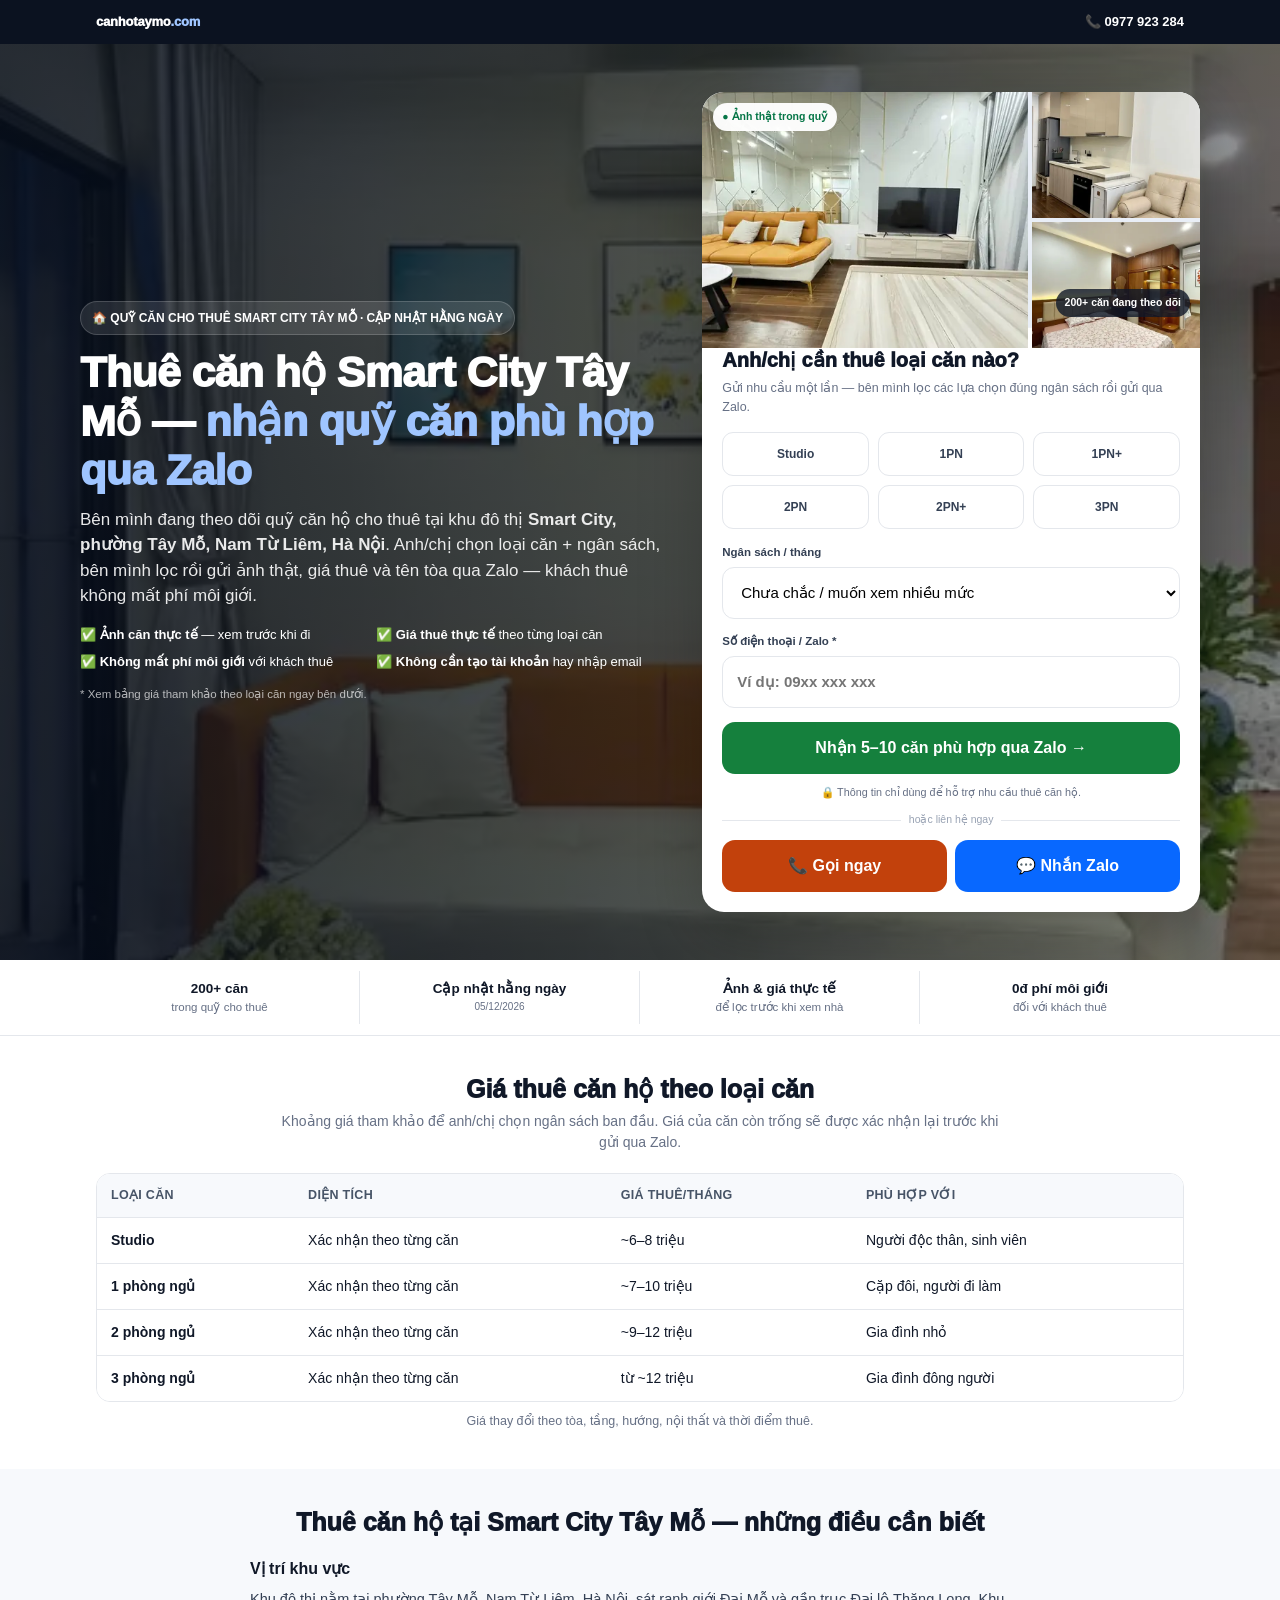
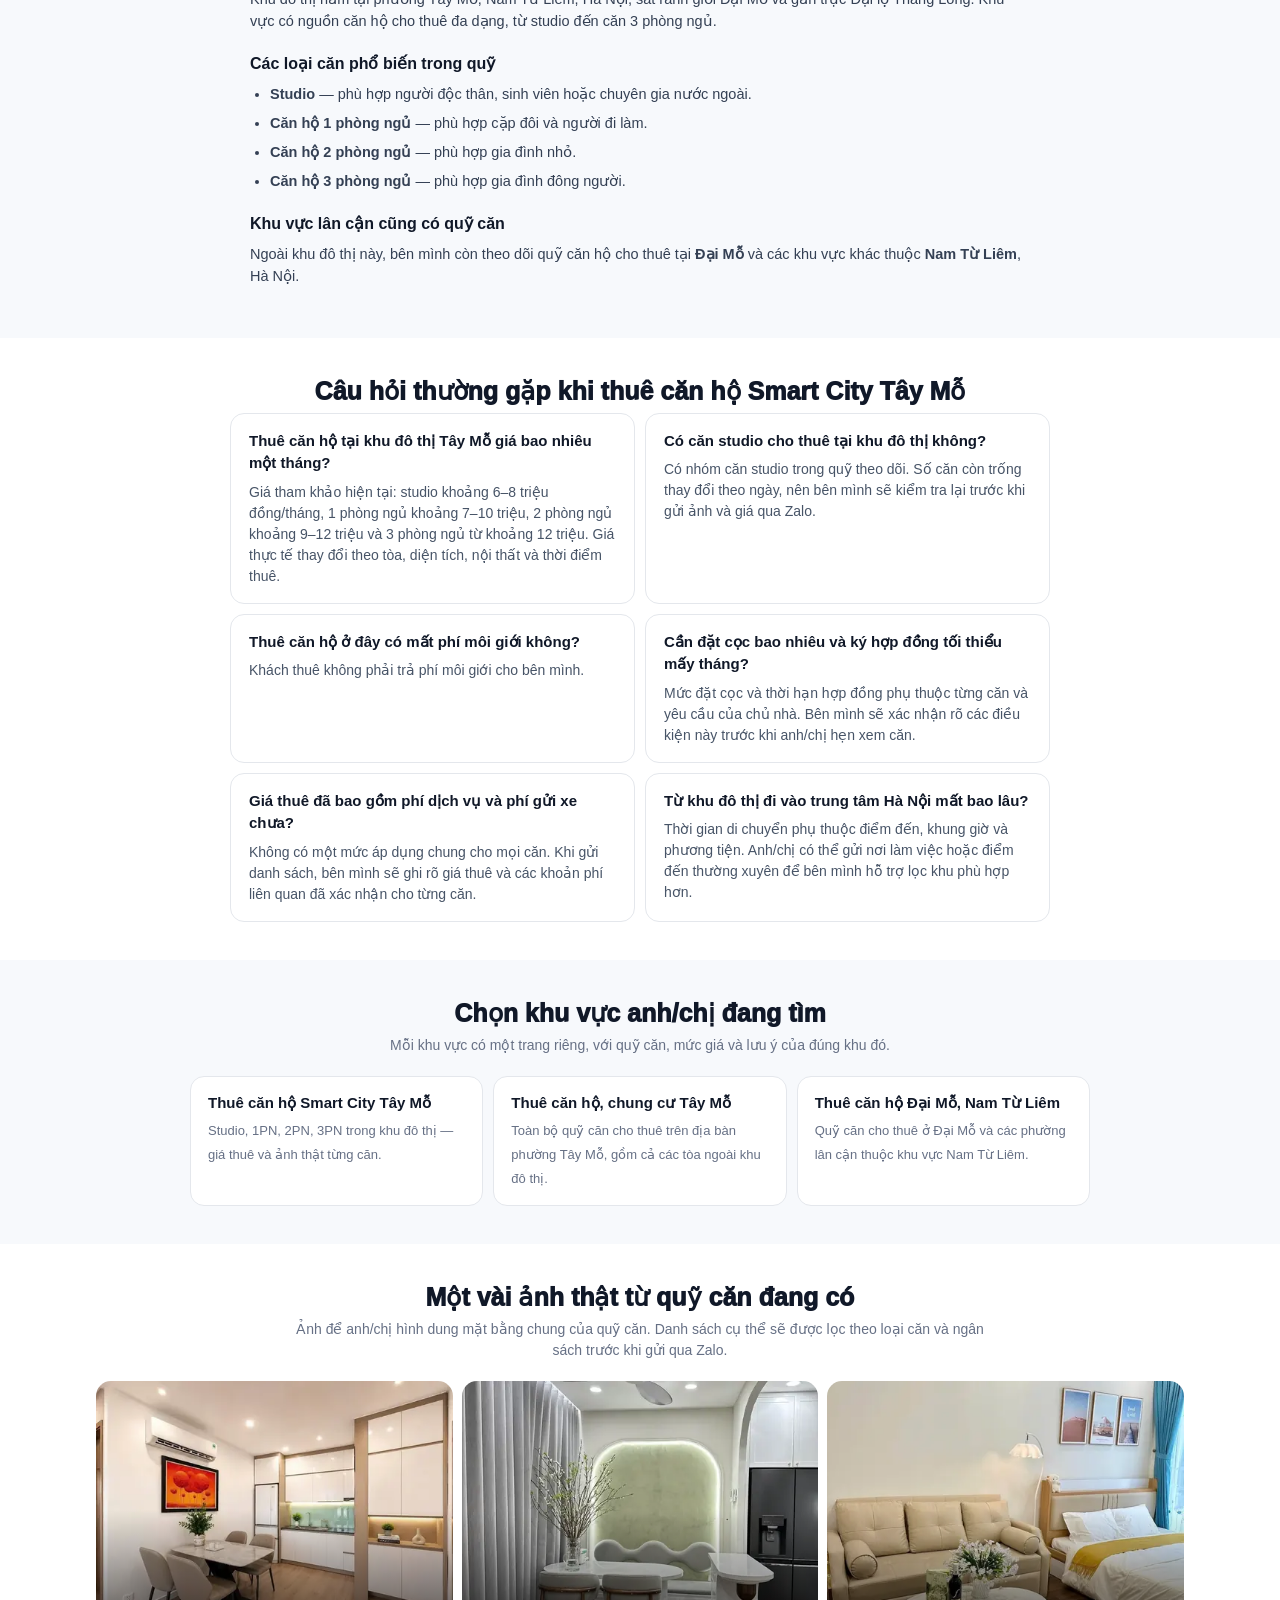
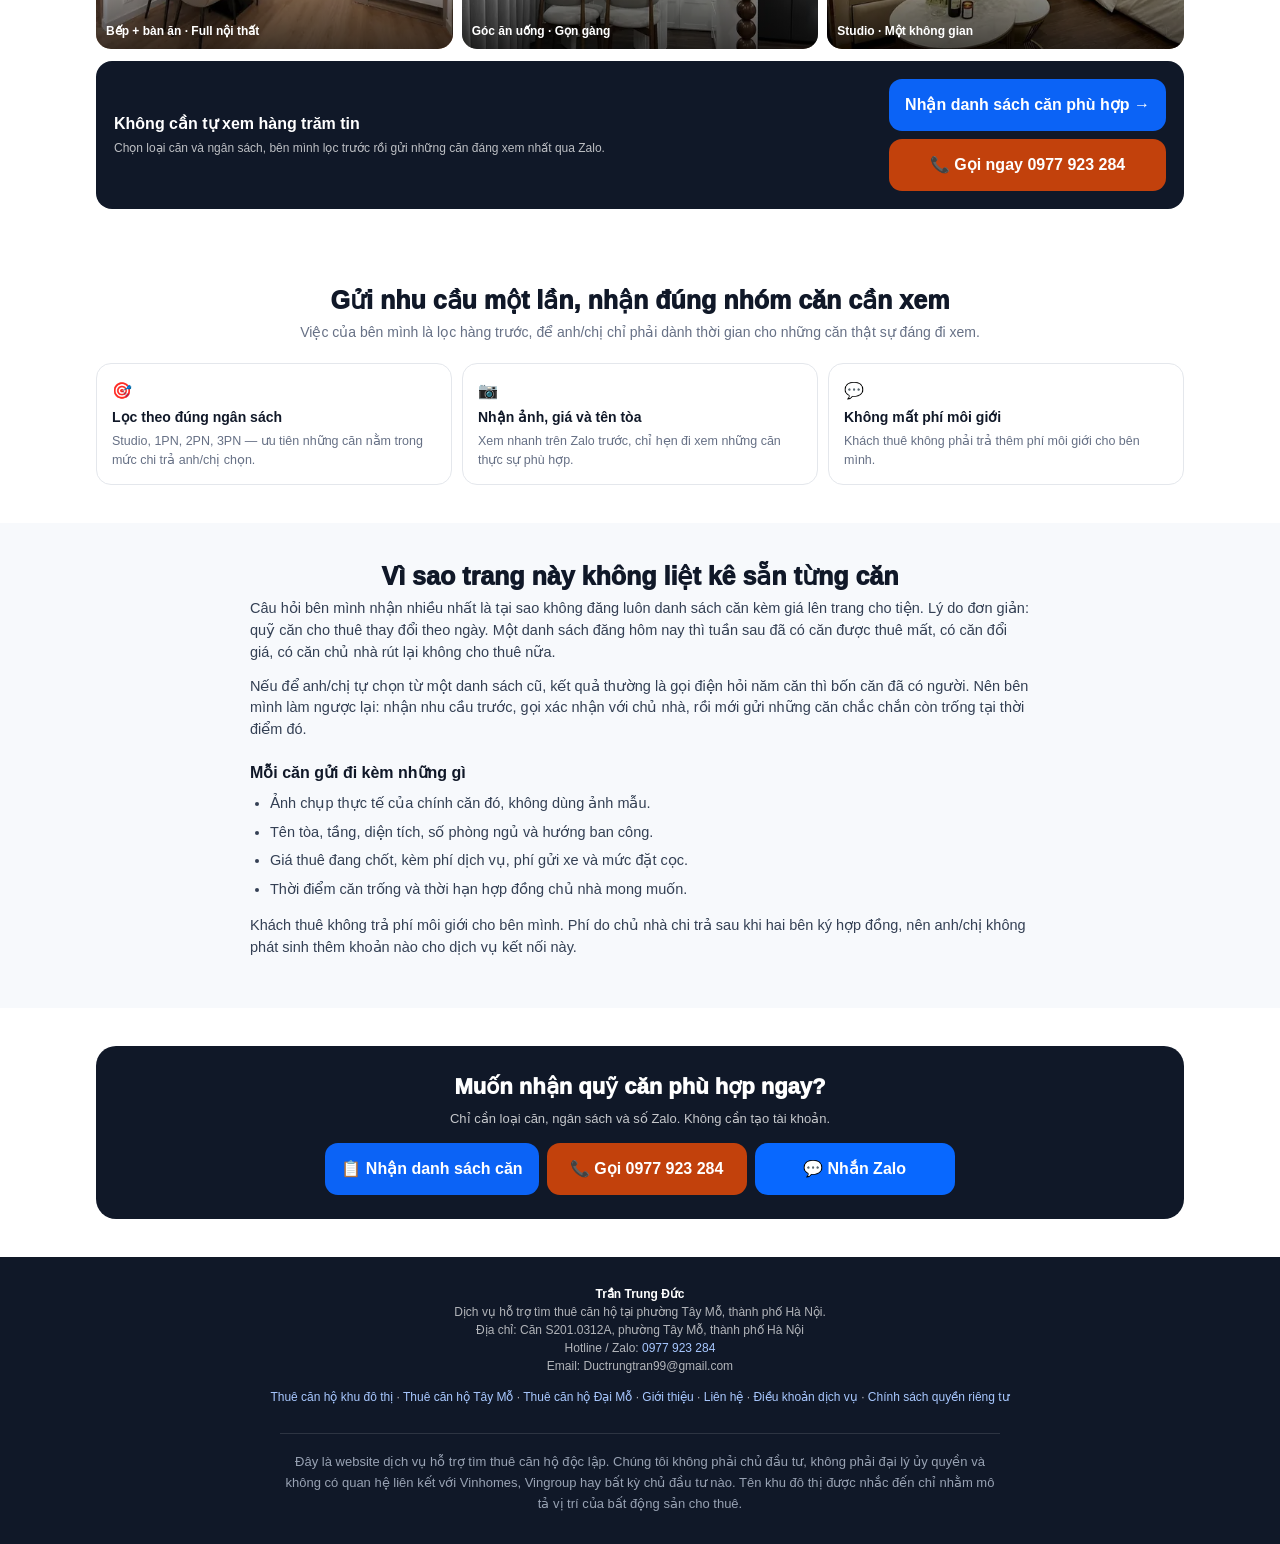
<file: index.html>
<!DOCTYPE html>
<html lang="vi">
<head>
<meta charset="UTF-8">
<meta name="viewport" content="width=device-width,initial-scale=1">
<title>Thuê Căn Hộ Smart City Tây Mỗ | Ảnh Thật, Giá Thật, Nhận Qua Zalo</title>
<meta name="description" content="Quỹ căn hộ cho thuê tại khu đô thị Smart City, Tây Mỗ, Nam Từ Liêm. Studio, 1PN, 2PN, 3PN — ảnh thật, giá thuê thực tế. Khách thuê không mất phí môi giới. Nhận danh sách qua Zalo.">
<link rel="canonical" href="https://canhotaymo.com/">
<meta property="og:type" content="website">
<meta property="og:locale" content="vi_VN">
<meta property="og:url" content="https://canhotaymo.com/">
<meta property="og:title" content="Thuê Căn Hộ Smart City Tây Mỗ | Ảnh Thật, Giá Thật, Nhận Qua Zalo">
<meta property="og:description" content="Quỹ căn hộ cho thuê tại khu đô thị Tây Mỗ, Nam Từ Liêm. Chọn loại căn và ngân sách, nhận ảnh thật cùng giá thuê thực tế qua Zalo.">
<meta property="og:image" content="https://canhotaymo.com/img/hero-desktop.jpg">
<meta property="og:image:width" content="1800">
<meta property="og:image:height" content="1013">
<meta name="theme-color" content="#0b1220">
<link rel="icon" href="/favicon.ico" sizes="any">
<link rel="icon" href="/favicon.svg" type="image/svg+xml">
<link rel="apple-touch-icon" href="/apple-touch-icon.png">
<link rel="stylesheet" href="/assets/site.css">
<script type="application/ld+json">
{
  "@context": "https://schema.org",
  "@type": "LocalBusiness",
  "name": "Canhotaymo — Dịch vụ hỗ trợ tìm thuê căn hộ",
  "url": "https://canhotaymo.com/",
  "telephone": "+84977923284",
  "image": "https://canhotaymo.com/img/hero-desktop.jpg",
  "areaServed": "Tây Mỗ, Đại Mỗ, Nam Từ Liêm, Hà Nội",
  "address": {
    "@type": "PostalAddress",
    "addressLocality": "Tây Mỗ",
    "addressRegion": "Hà Nội",
    "addressCountry": "VN"
  }
}
</script>
<script type="application/ld+json">
{
  "@context": "https://schema.org",
  "@type": "FAQPage",
  "mainEntity": [
    {
      "@type": "Question",
      "name": "Thuê căn hộ tại khu đô thị Tây Mỗ giá bao nhiêu một tháng?",
      "acceptedAnswer": {
        "@type": "Answer",
        "text": "Giá tham khảo hiện tại: studio khoảng 6–8 triệu đồng/tháng, 1 phòng ngủ khoảng 7–10 triệu, 2 phòng ngủ khoảng 9–12 triệu và 3 phòng ngủ từ khoảng 12 triệu. Giá thực tế thay đổi theo tòa, diện tích, nội thất và thời điểm thuê."
      }
    },
    {
      "@type": "Question",
      "name": "Có căn studio cho thuê tại khu đô thị không?",
      "acceptedAnswer": {
        "@type": "Answer",
        "text": "Có nhóm căn studio trong quỹ theo dõi. Số căn còn trống thay đổi theo ngày, nên bên mình sẽ kiểm tra lại trước khi gửi ảnh và giá qua Zalo."
      }
    },
    {
      "@type": "Question",
      "name": "Thuê căn hộ ở đây có mất phí môi giới không?",
      "acceptedAnswer": {
        "@type": "Answer",
        "text": "Khách thuê không phải trả phí môi giới cho bên mình."
      }
    },
    {
      "@type": "Question",
      "name": "Cần đặt cọc bao nhiêu và ký hợp đồng tối thiểu mấy tháng?",
      "acceptedAnswer": {
        "@type": "Answer",
        "text": "Mức đặt cọc và thời hạn hợp đồng phụ thuộc từng căn và yêu cầu của chủ nhà. Bên mình sẽ xác nhận rõ các điều kiện này trước khi anh/chị hẹn xem căn."
      }
    },
    {
      "@type": "Question",
      "name": "Giá thuê đã bao gồm phí dịch vụ và phí gửi xe chưa?",
      "acceptedAnswer": {
        "@type": "Answer",
        "text": "Không có một mức áp dụng chung cho mọi căn. Khi gửi danh sách, bên mình sẽ ghi rõ giá thuê và các khoản phí liên quan đã xác nhận cho từng căn."
      }
    },
    {
      "@type": "Question",
      "name": "Từ khu đô thị đi vào trung tâm Hà Nội mất bao lâu?",
      "acceptedAnswer": {
        "@type": "Answer",
        "text": "Thời gian di chuyển phụ thuộc điểm đến, khung giờ và phương tiện. Anh/chị có thể gửi nơi làm việc hoặc điểm đến thường xuyên để bên mình hỗ trợ lọc khu phù hợp hơn."
      }
    }
  ]
}
</script>
</head>
<body data-page="trang-chu">
<div class="topbar"><div class="container topbar-in">
<a class="brand" href="/">canhotaymo<span>.com</span></a>
<a class="topbar-tel" href="tel:0977923284">&#128222; 0977 923 284</a>
</div></div>
<header class="hero">
<picture class="hero-bg">
<source media="(max-width:560px)" type="image/webp" srcset="/img/hero-mobile-480.webp 480w, /img/hero-mobile-768.webp 768w, /img/hero-mobile-900.webp 900w" sizes="100vw">
<source type="image/webp" srcset="/img/hero-desktop-768.webp 768w, /img/hero-desktop-1200.webp 1200w, /img/hero-desktop-1800.webp 1800w" sizes="100vw">
<img src="/img/hero-desktop-1200.webp" alt="Không gian căn hộ cho thuê tại khu đô thị Tây Mỗ, Nam Từ Liêm" width="1800" height="1013" fetchpriority="high" loading="eager" decoding="async">
</picture>
<div class="container hero-grid">
<div>
<div class="eyebrow">&#127968; QUỸ CĂN CHO THUÊ SMART CITY TÂY MỖ · CẬP NHẬT HẰNG NGÀY</div>
<h1>Thuê căn hộ Smart City Tây Mỗ — <span>nhận quỹ căn phù hợp qua Zalo</span></h1>
<p class="hero-sub">
Bên mình đang theo dõi quỹ căn hộ cho thuê tại khu đô thị
<strong>Smart City, phường Tây Mỗ, Nam Từ Liêm, Hà Nội</strong>.
Anh/chị chọn loại căn + ngân sách, bên mình lọc rồi gửi ảnh thật,
giá thuê và tên tòa qua Zalo — khách thuê không mất phí môi giới.
</p>
<div class="benefits">
<div>✅ <b>Ảnh căn thực tế</b> — xem trước khi đi</div>
<div>✅ <b>Giá thuê thực tế</b> theo từng loại căn</div>
<div>✅ <b>Không mất phí môi giới</b> với khách thuê</div>
<div>✅ <b>Không cần tạo tài khoản</b> hay nhập email</div>
</div>
<p class="note">* Xem bảng giá tham khảo theo loại căn ngay bên dưới.</p>
</div>
<div class="card" id="form">
<div class="showcase" aria-label="Ảnh căn hộ thực tế trong quỹ căn">
<div class="main"><img src="/img/can-dep-01-new.webp" srcset="/img/can-dep-01-new-480.webp 480w, /img/can-dep-01-new.webp 900w" sizes="(max-width:680px) 50vw, 340px" alt="Phòng khách căn hộ 2PN cho thuê tại khu đô thị Tây Mỗ" width="900" height="675" loading="eager" fetchpriority="high"></div>
<div><img src="/img/phong-khach-02.webp" srcset="/img/phong-khach-02-480.webp 480w, /img/phong-khach-02.webp 900w" sizes="(max-width:680px) 50vw, 340px" alt="Bếp mở liền phòng khách trong căn hộ cho thuê tại khu đô thị Tây Mỗ" width="900" height="675" loading="lazy" decoding="async"></div>
<div><img src="/img/phong-ngu-01.webp" srcset="/img/phong-ngu-01-480.webp 480w, /img/phong-ngu-01.webp 900w" sizes="(max-width:680px) 50vw, 340px" alt="Phòng ngủ căn hộ 1PN cho thuê ở khu vực Tây Mỗ" width="900" height="675" loading="lazy" decoding="async"></div>
<span class="photo-tag">● Ảnh thật trong quỹ</span>
<span class="photo-count">200+ căn đang theo dõi</span>
</div>
<div class="lead">
<h2>Anh/chị cần thuê loại căn nào?</h2>
<p class="desc">Gửi nhu cầu một lần — bên mình lọc các lựa chọn đúng ngân sách rồi gửi qua Zalo.</p>
<form data-lead-form novalidate>
<input type="text" name="website" tabindex="-1" autocomplete="off" aria-hidden="true" style="position:absolute;left:-9999px;opacity:0">
<input type="hidden" name="type">
<input type="hidden" name="source" value="Google Ads Landing Page V3">
<input type="hidden" name="form_location" value="hero">
<input type="hidden" name="source_page" value="home">
<input type="hidden" name="gclid" id="gclid">
<div class="types"><button type="button" class="type" data-type="Studio">Studio</button><button type="button" class="type" data-type="1PN">1PN</button><button type="button" class="type" data-type="1PN+">1PN+</button><button type="button" class="type" data-type="2PN">2PN</button><button type="button" class="type" data-type="2PN+">2PN+</button><button type="button" class="type" data-type="3PN">3PN</button></div>
<div class="group">
<label for="budget-trang-chu">Ngân sách / tháng</label>
<select id="budget-trang-chu" name="budget">
<option value="">Chưa chắc / muốn xem nhiều mức</option>
<option>Dưới 7 triệu</option><option>7-10 triệu</option><option>10-12 triệu</option><option>12-15 triệu</option><option>Trên 15 triệu</option>
</select>
</div>
<div class="group">
<label for="phone-trang-chu">Số điện thoại / Zalo *</label>
<input class="js-phone" type="tel" id="phone-trang-chu" name="phone" inputmode="numeric" autocomplete="tel" placeholder="Ví dụ: 09xx xxx xxx" required>
</div>
<button class="btn btn-green" type="submit" style="width:100%">Nhận 5–10 căn phù hợp qua Zalo →</button>
<p class="micro">&#128274; Thông tin chỉ dùng để hỗ trợ nhu cầu thuê căn hộ.</p>
<div class="or">hoặc liên hệ ngay</div>
<div class="dual">
<a class="btn btn-call" href="tel:0977923284">&#128222; Gọi ngay</a>
<a class="btn btn-zalo" href="https://zalo.me/0977923284" target="_blank" rel="noopener">&#128172; Nhắn Zalo</a>
</div>
<div class="status"></div>
</form>
</div>
</div>
</div>
</header>
<section class="trust"><div class="container trust-grid">
<div class="trust-item"><strong>200+ căn</strong>trong quỹ cho thuê</div>
<div class="trust-item"><strong>Cập nhật hằng ngày</strong><small class="js-today">Hôm nay</small></div>
<div class="trust-item"><strong>Ảnh &amp; giá thực tế</strong>để lọc trước khi xem nhà</div>
<div class="trust-item"><strong>0đ phí môi giới</strong>đối với khách thuê</div>
</div></section>
<main>

<section class="section" id="bang-gia"><div class="container">
<h2 class="title">Giá thuê căn hộ theo loại căn</h2>
<p class="sub">Khoảng giá tham khảo để anh/chị chọn ngân sách ban đầu. Giá của căn còn trống sẽ được xác nhận lại trước khi gửi qua Zalo.</p>
<div class="table-wrap">
<table class="pricing">
<thead><tr><th>Loại căn</th><th>Diện tích</th><th>Giá thuê/tháng</th><th>Phù hợp với</th></tr></thead>
<tbody>
<tr><td>Studio</td><td><!-- [TÔI ĐIỀN: khoảng diện tích Studio] -->Xác nhận theo từng căn</td><td>~6–8 triệu</td><td>Người độc thân, sinh viên</td></tr>
<tr><td>1 phòng ngủ</td><td><!-- [TÔI ĐIỀN: khoảng diện tích 1PN] -->Xác nhận theo từng căn</td><td>~7–10 triệu</td><td>Cặp đôi, người đi làm</td></tr>
<tr><td>2 phòng ngủ</td><td><!-- [TÔI ĐIỀN: khoảng diện tích 2PN] -->Xác nhận theo từng căn</td><td>~9–12 triệu</td><td>Gia đình nhỏ</td></tr>
<tr><td>3 phòng ngủ</td><td><!-- [TÔI ĐIỀN: khoảng diện tích 3PN] -->Xác nhận theo từng căn</td><td>từ ~12 triệu</td><td>Gia đình đông người</td></tr>
</tbody>
</table>
</div>
<p class="table-note">Giá thay đổi theo tòa, tầng, hướng, nội thất và thời điểm thuê.</p>
</div></section>

<section class="section alt" id="ve-smart-city"><div class="container">
<h2 class="title">Thuê căn hộ tại Smart City Tây Mỗ — những điều cần biết</h2>
<div class="prose">
<h3>Vị trí khu vực</h3>
<p>Khu đô thị nằm tại phường Tây Mỗ, Nam Từ Liêm, Hà Nội, sát ranh giới Đại Mỗ và gần trục Đại lộ Thăng Long. Khu vực có nguồn căn hộ cho thuê đa dạng, từ studio đến căn 3 phòng ngủ.</p>
<h3>Các loại căn phổ biến trong quỹ</h3>
<ul>
<li><strong>Studio</strong> — phù hợp người độc thân, sinh viên hoặc chuyên gia nước ngoài.</li>
<li><strong>Căn hộ 1 phòng ngủ</strong> — phù hợp cặp đôi và người đi làm.</li>
<li><strong>Căn hộ 2 phòng ngủ</strong> — phù hợp gia đình nhỏ.</li>
<li><strong>Căn hộ 3 phòng ngủ</strong> — phù hợp gia đình đông người.</li>
</ul>
<h3>Khu vực lân cận cũng có quỹ căn</h3>
<p>Ngoài khu đô thị này, bên mình còn theo dõi quỹ căn hộ cho thuê tại <strong>Đại Mỗ</strong> và các khu vực khác thuộc <strong>Nam Từ Liêm</strong>, Hà Nội.</p>
</div>
</div></section>

<section class="section" id="faq"><div class="container">
<h2 class="title">Câu hỏi thường gặp khi thuê căn hộ Smart City Tây Mỗ</h2>
<div class="faq">
<article class="faq-item"><h3>Thuê căn hộ tại khu đô thị Tây Mỗ giá bao nhiêu một tháng?</h3><p>Giá tham khảo hiện tại: studio khoảng 6–8 triệu đồng/tháng, 1 phòng ngủ khoảng 7–10 triệu, 2 phòng ngủ khoảng 9–12 triệu và 3 phòng ngủ từ khoảng 12 triệu. Giá thực tế thay đổi theo tòa, diện tích, nội thất và thời điểm thuê.</p></article>
<article class="faq-item"><h3>Có căn studio cho thuê tại khu đô thị không?</h3><p>Có nhóm căn studio trong quỹ theo dõi. Số căn còn trống thay đổi theo ngày, nên bên mình sẽ kiểm tra lại trước khi gửi ảnh và giá qua Zalo.</p></article>
<article class="faq-item"><h3>Thuê căn hộ ở đây có mất phí môi giới không?</h3><p>Khách thuê không phải trả phí môi giới cho bên mình.</p></article>
<article class="faq-item"><h3>Cần đặt cọc bao nhiêu và ký hợp đồng tối thiểu mấy tháng?</h3><p><!-- [TÔI SẼ ĐIỀN: điều kiện cọc và thời hạn hợp đồng phổ biến nếu có mức cố định] -->Mức đặt cọc và thời hạn hợp đồng phụ thuộc từng căn và yêu cầu của chủ nhà. Bên mình sẽ xác nhận rõ các điều kiện này trước khi anh/chị hẹn xem căn.</p></article>
<article class="faq-item"><h3>Giá thuê đã bao gồm phí dịch vụ và phí gửi xe chưa?</h3><p><!-- [TÔI SẼ ĐIỀN: chính sách phí nếu có mức áp dụng chung] -->Không có một mức áp dụng chung cho mọi căn. Khi gửi danh sách, bên mình sẽ ghi rõ giá thuê và các khoản phí liên quan đã xác nhận cho từng căn.</p></article>
<article class="faq-item"><h3>Từ khu đô thị đi vào trung tâm Hà Nội mất bao lâu?</h3><p><!-- [TÔI SẼ ĐIỀN: thời gian di chuyển đã kiểm chứng nếu muốn nêu con số] -->Thời gian di chuyển phụ thuộc điểm đến, khung giờ và phương tiện. Anh/chị có thể gửi nơi làm việc hoặc điểm đến thường xuyên để bên mình hỗ trợ lọc khu phù hợp hơn.</p></article>
</div>
</div></section>

<section class="section alt" id="khu-vuc"><div class="container">
<h2 class="title">Chọn khu vực anh/chị đang tìm</h2>
<p class="sub">Mỗi khu vực có một trang riêng, với quỹ căn, mức giá và lưu ý của đúng khu đó.</p>
<div class="areas"><a href="/thue-can-ho-smart-city/"><strong>Thuê căn hộ Smart City Tây Mỗ</strong><span>Studio, 1PN, 2PN, 3PN trong khu đô thị — giá thuê và ảnh thật từng căn.</span></a>
<a href="/thue-can-ho-tay-mo/"><strong>Thuê căn hộ, chung cư Tây Mỗ</strong><span>Toàn bộ quỹ căn cho thuê trên địa bàn phường Tây Mỗ, gồm cả các tòa ngoài khu đô thị.</span></a>
<a href="/thue-can-ho-dai-mo-nam-tu-liem/"><strong>Thuê căn hộ Đại Mỗ, Nam Từ Liêm</strong><span>Quỹ căn cho thuê ở Đại Mỗ và các phường lân cận thuộc khu vực Nam Từ Liêm.</span></a></div>
</div></section>

<section class="section" id="anh-thuc-te"><div class="container">
<h2 class="title">Một vài ảnh thật từ quỹ căn đang có</h2>
<p class="sub">Ảnh để anh/chị hình dung mặt bằng chung của quỹ căn. Danh sách cụ thể sẽ được lọc theo loại căn và ngân sách trước khi gửi qua Zalo.</p>
<div class="gallery"><a href="#form" class="gallery-item track-gallery"><img src="/img/can-dep-02-new.webp" srcset="/img/can-dep-02-new-480.webp 480w, /img/can-dep-02-new.webp 900w" sizes="(max-width:680px) 50vw, 340px" alt="Bếp và bàn ăn trong căn hộ 2PN cho thuê tại khu đô thị Tây Mỗ" width="900" height="675" loading="lazy" decoding="async"><span class="cap">Bếp + bàn ăn · Full nội thất</span></a>
<a href="#form" class="gallery-item track-gallery"><img src="/img/phong-khach-01.webp" srcset="/img/phong-khach-01-480.webp 480w, /img/phong-khach-01.webp 900w" sizes="(max-width:680px) 50vw, 340px" alt="Góc ăn uống và tủ lạnh trong căn hộ cho thuê tại khu đô thị Tây Mỗ" width="900" height="675" loading="lazy" decoding="async"><span class="cap">Góc ăn uống · Gọn gàng</span></a>
<a href="#form" class="gallery-item track-gallery"><img src="/img/can-1pn-01.webp" srcset="/img/can-1pn-01-480.webp 480w, /img/can-1pn-01.webp 900w" sizes="(max-width:680px) 50vw, 340px" alt="Không gian ngủ và sofa trong căn studio cho thuê ở Tây Mỗ" width="900" height="675" loading="lazy" decoding="async"><span class="cap">Studio · Một không gian</span></a></div>
<div class="lock">
<div><strong>Không cần tự xem hàng trăm tin</strong><p>Chọn loại căn và ngân sách, bên mình lọc trước rồi gửi những căn đáng xem nhất qua Zalo.</p></div>
<div class="lock-actions">
<a href="#form" class="btn btn-blue track-lead-cta">Nhận danh sách căn phù hợp →</a>
<a href="tel:0977923284" class="btn btn-call">&#128222; Gọi ngay 0977 923 284</a>
</div>
</div>
</div></section>

<section class="section"><div class="container">
<h2 class="title">Gửi nhu cầu một lần, nhận đúng nhóm căn cần xem</h2>
<p class="sub">Việc của bên mình là lọc hàng trước, để anh/chị chỉ phải dành thời gian cho những căn thật sự đáng đi xem.</p>
<div class="why">
<div>🎯<h3>Lọc theo đúng ngân sách</h3><p>Studio, 1PN, 2PN, 3PN — ưu tiên những căn nằm trong mức chi trả anh/chị chọn.</p></div>
<div>📷<h3>Nhận ảnh, giá và tên tòa</h3><p>Xem nhanh trên Zalo trước, chỉ hẹn đi xem những căn thực sự phù hợp.</p></div>
<div>💬<h3>Không mất phí môi giới</h3><p>Khách thuê không phải trả thêm phí môi giới cho bên mình.</p></div>
</div>
</div></section>

<section class="section alt" id="cach-lam"><div class="container">
<h2 class="title">Vì sao trang này không liệt kê sẵn từng căn</h2>
<div class="prose">
<p>Câu hỏi bên mình nhận nhiều nhất là tại sao không đăng luôn danh sách căn kèm giá lên trang cho tiện. Lý do đơn giản: quỹ căn cho thuê thay đổi theo ngày. Một danh sách đăng hôm nay thì tuần sau đã có căn được thuê mất, có căn đổi giá, có căn chủ nhà rút lại không cho thuê nữa.</p>
<p>Nếu để anh/chị tự chọn từ một danh sách cũ, kết quả thường là gọi điện hỏi năm căn thì bốn căn đã có người. Nên bên mình làm ngược lại: nhận nhu cầu trước, gọi xác nhận với chủ nhà, rồi mới gửi những căn chắc chắn còn trống tại thời điểm đó.</p>
<h3>Mỗi căn gửi đi kèm những gì</h3>
<ul>
<li>Ảnh chụp thực tế của chính căn đó, không dùng ảnh mẫu.</li>
<li>Tên tòa, tầng, diện tích, số phòng ngủ và hướng ban công.</li>
<li>Giá thuê đang chốt, kèm phí dịch vụ, phí gửi xe và mức đặt cọc.</li>
<li>Thời điểm căn trống và thời hạn hợp đồng chủ nhà mong muốn.</li>
</ul>
<p>Khách thuê không trả phí môi giới cho bên mình. Phí do chủ nhà chi trả sau khi hai bên ký hợp đồng, nên anh/chị không phát sinh thêm khoản nào cho dịch vụ kết nối này.</p>
</div>
</div></section>

<section class="section"><div class="container"><div class="cta">
<h2>Muốn nhận quỹ căn phù hợp ngay?</h2>
<p>Chỉ cần loại căn, ngân sách và số Zalo. Không cần tạo tài khoản.</p>
<div class="cta-actions">
<a href="#form" class="btn btn-blue track-lead-cta">&#128203; Nhận danh sách căn</a>
<a href="tel:0977923284" class="btn btn-call">&#128222; Gọi 0977 923 284</a>
<a href="https://zalo.me/0977923284" target="_blank" rel="noopener" class="btn btn-zalo">&#128172; Nhắn Zalo</a>
</div>
</div></div></section>
</main>
<footer><div class="container">
<p><strong>Trần Trung Đức</strong></p>
<p>Dịch vụ hỗ trợ tìm thuê căn hộ tại phường Tây Mỗ, thành phố Hà Nội.</p>
<p>Địa chỉ: Căn S201.0312A, phường Tây Mỗ, thành phố Hà Nội</p>
<p>Hotline / Zalo: <a href="tel:0977923284">0977 923 284</a></p>
<p>Email: Ductrungtran99@gmail.com</p>
<p class="footer-nav">
<a href="/thue-can-ho-smart-city/">Thuê căn hộ khu đô thị</a> ·
<a href="/thue-can-ho-tay-mo/">Thuê căn hộ Tây Mỗ</a> ·
<a href="/thue-can-ho-dai-mo-nam-tu-liem/">Thuê căn hộ Đại Mỗ</a> ·
<a href="/gioi-thieu/">Giới thiệu</a> ·
<a href="/lien-he/">Liên hệ</a> ·
<a href="/dieu-khoan-dich-vu/">Điều khoản dịch vụ</a> ·
<a href="/chinh-sach-quyen-rieng-tu.html">Chính sách quyền riêng tư</a>
</p>
<p class="disclaimer">
Đây là website dịch vụ hỗ trợ tìm thuê căn hộ độc lập.
Chúng tôi không phải chủ đầu tư, không phải đại lý ủy quyền
và không có quan hệ liên kết với Vinhomes, Vingroup hay bất kỳ
chủ đầu tư nào. Tên khu đô thị được nhắc đến chỉ nhằm mô tả
vị trí của bất động sản cho thuê.
</p>
</div></footer>
<div class="sticky sticky-two">
<a href="tel:0977923284" class="btn btn-call">&#128222; Gọi ngay</a>
<a href="#form" class="btn btn-blue track-lead-cta">&#128203; Nhận danh sách căn</a>
</div>
<script src="/assets/site.js" defer></script>
</body>
</html>
</file>
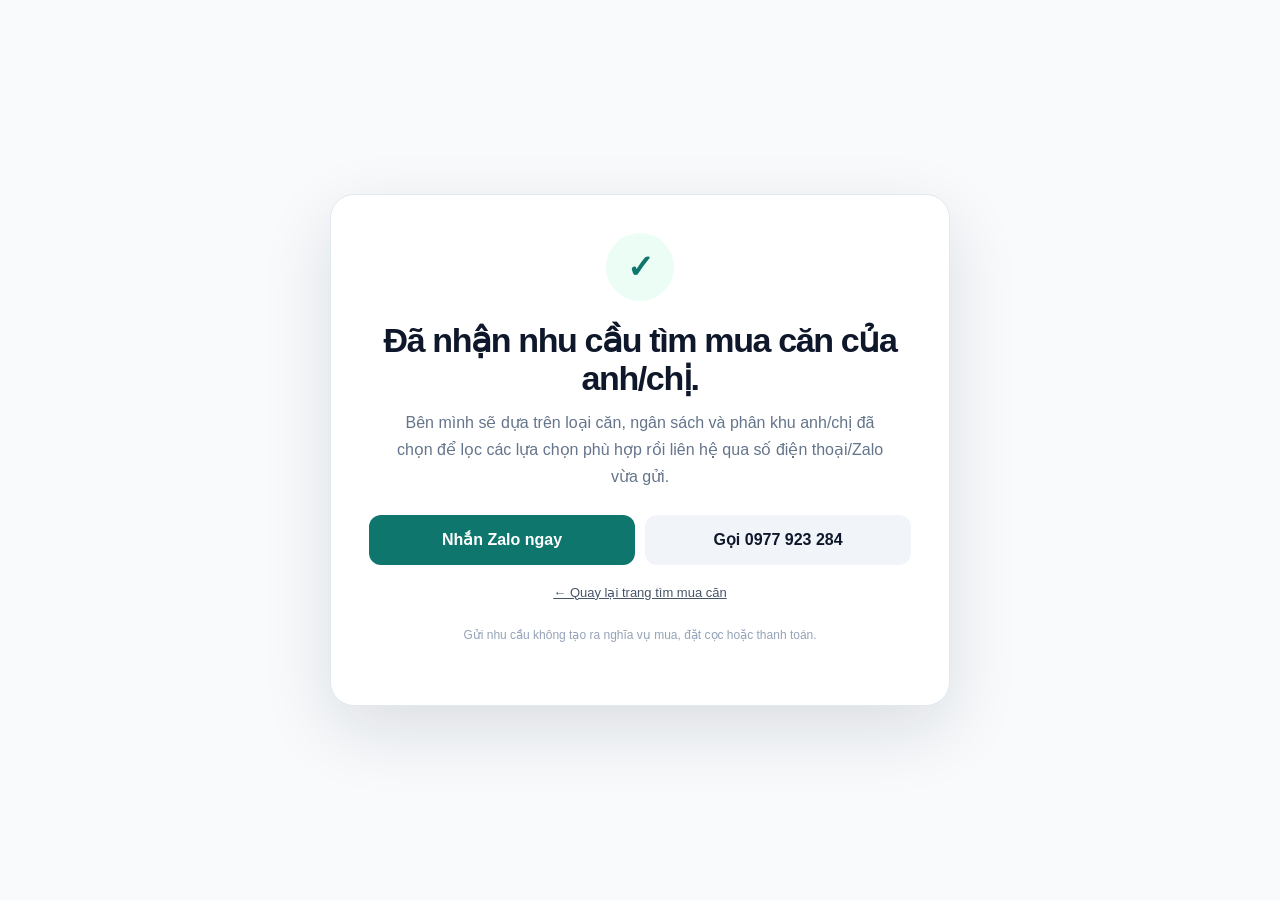
<file: cam-on-mua/index.html>
<!DOCTYPE html>
<html lang="vi">
<head>
<meta charset="UTF-8">
<meta name="viewport" content="width=device-width,initial-scale=1">
<title>Đã nhận nhu cầu mua căn | canhotaymo.com</title>
<meta name="robots" content="noindex,nofollow">
<meta name="theme-color" content="#0f172a">
<link rel="icon" href="/favicon.ico" sizes="any">
<link rel="icon" href="/favicon.svg" type="image/svg+xml">
<style>
*{box-sizing:border-box}body{margin:0;background:#f8fafc;color:#0f172a;font-family:-apple-system,BlinkMacSystemFont,"Segoe UI",Roboto,Arial,sans-serif}
.wrap{min-height:100vh;display:grid;place-items:center;padding:28px}.card{width:min(620px,100%);background:#fff;border:1px solid #e2e8f0;border-radius:24px;padding:38px;box-shadow:0 24px 70px rgba(15,23,42,.12);text-align:center}
.icon{width:68px;height:68px;border-radius:50%;display:grid;place-items:center;margin:0 auto 20px;background:#ecfdf5;color:#0f766e;font-size:32px;font-weight:900}
h1{font-size:34px;line-height:1.12;letter-spacing:-.04em;margin:0 0 12px}p{color:#64748b;font-size:16px;line-height:1.7;margin:0 auto 22px;max-width:500px}
.actions{display:grid;grid-template-columns:1fr 1fr;gap:10px;margin-top:24px}.btn{min-height:50px;border-radius:12px;display:flex;align-items:center;justify-content:center;font-weight:900;text-decoration:none}
.primary{background:#0f766e;color:#fff}.secondary{background:#f1f5f9;color:#0f172a}.back{display:inline-block;margin-top:20px;color:#475569;font-size:13px;text-decoration:underline}
.note{font-size:12px;color:#94a3b8;margin-top:24px}
@media(max-width:520px){.card{padding:28px 20px}.actions{grid-template-columns:1fr}h1{font-size:29px}}
</style>
</head>
<body data-page="cam-on-mua">
<div class="wrap">
  <main class="card">
    <div class="icon">✓</div>
    <h1>Đã nhận nhu cầu tìm mua căn của anh/chị.</h1>
    <p>Bên mình sẽ dựa trên loại căn, ngân sách và phân khu anh/chị đã chọn để lọc các lựa chọn phù hợp rồi liên hệ qua số điện thoại/Zalo vừa gửi.</p>
    <div class="actions">
      <a class="btn primary" href="https://zalo.me/0977923284" target="_blank" rel="noopener">Nhắn Zalo ngay</a>
      <a class="btn secondary" href="tel:0977923284">Gọi 0977 923 284</a>
    </div>
    <a class="back" href="/mua-can-ho-smart-city/">← Quay lại trang tìm mua căn</a>
    <p class="note">Gửi nhu cầu không tạo ra nghĩa vụ mua, đặt cọc hoặc thanh toán.</p>
  </main>
</div>
<script src="/assets/sale.js" defer></script>
</body>
</html>
</file>
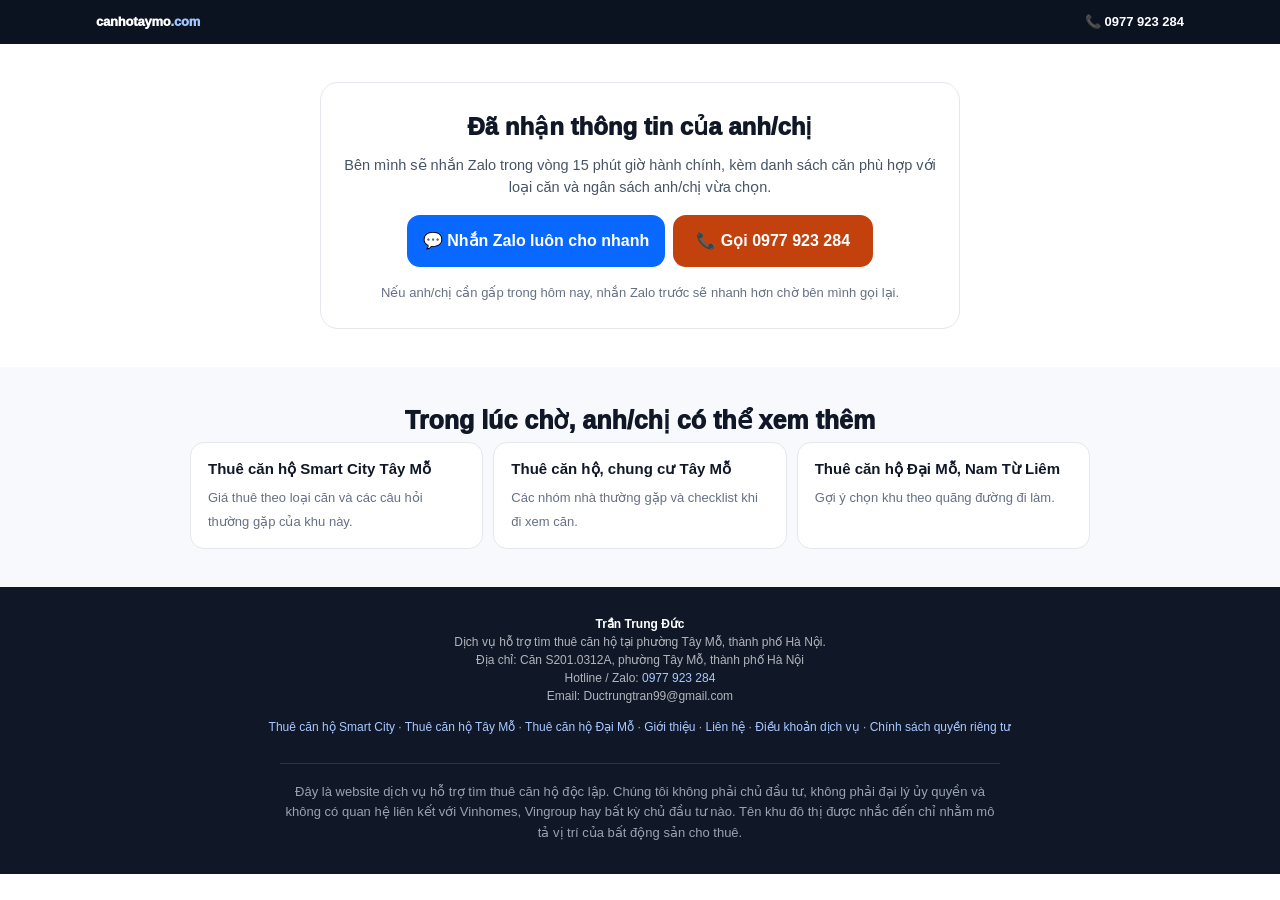
<file: cam-on/index.html>
<!DOCTYPE html>
<html lang="vi">
<head>
<meta charset="UTF-8">
<meta name="viewport" content="width=device-width,initial-scale=1">
<title>Đã nhận thông tin — Cảm ơn anh/chị</title>
<meta name="description" content="Trang xác nhận đã nhận yêu cầu tìm thuê căn hộ tại Tây Mỗ, Hà Nội. Bên mình sẽ liên hệ lại qua Zalo trong vòng 15 phút giờ hành chính để gửi danh sách căn.">
<link rel="canonical" href="https://canhotaymo.com/cam-on/">
<meta name="robots" content="noindex,nofollow">
<meta property="og:type" content="website">
<meta property="og:locale" content="vi_VN">
<meta property="og:url" content="https://canhotaymo.com/cam-on/">
<meta property="og:title" content="Đã nhận thông tin — Cảm ơn anh/chị">
<meta property="og:description" content="Trang xác nhận đã nhận yêu cầu tìm thuê căn hộ tại Tây Mỗ, Hà Nội. Bên mình sẽ liên hệ lại qua Zalo trong vòng 15 phút giờ hành chính để gửi danh sách căn.">
<meta property="og:image" content="https://canhotaymo.com/img/hero-desktop.jpg">
<meta property="og:image:width" content="1800">
<meta property="og:image:height" content="1013">
<meta name="theme-color" content="#0b1220">
<link rel="icon" href="/favicon.ico" sizes="any">
<link rel="icon" href="/favicon.svg" type="image/svg+xml">
<link rel="apple-touch-icon" href="/apple-touch-icon.png">
<link rel="stylesheet" href="/assets/site.css">

</head>
<body data-page="cam-on">
<div class="topbar"><div class="container topbar-in">
<a class="brand" href="/">canhotaymo<span>.com</span></a>
<a class="topbar-tel" href="tel:0977923284">&#128222; 0977 923 284</a>
</div></div>
<main>
<section class="section"><div class="container">
<div class="panel">
<h1 style="font-size:24px;font-weight:950;margin-bottom:10px">Đã nhận thông tin của anh/chị</h1>
<p>Bên mình sẽ nhắn Zalo trong vòng 15 phút giờ hành chính, kèm danh sách căn phù hợp với loại căn và ngân sách anh/chị vừa chọn.</p>
<div class="cta-actions">
<a class="btn btn-zalo" href="https://zalo.me/0977923284" target="_blank" rel="noopener">&#128172; Nhắn Zalo luôn cho nhanh</a>
<a class="btn btn-call" href="tel:0977923284">&#128222; Gọi 0977 923 284</a>
</div>
<p style="font-size:13px;color:#667085;margin:16px 0 0">Nếu anh/chị cần gấp trong hôm nay, nhắn Zalo trước sẽ nhanh hơn chờ bên mình gọi lại.</p>
</div>
</div></section>

<section class="section alt"><div class="container">
<h2 class="title">Trong lúc chờ, anh/chị có thể xem thêm</h2>
<div class="areas">
<a href="/thue-can-ho-smart-city/"><strong>Thuê căn hộ Smart City Tây Mỗ</strong><span>Giá thuê theo loại căn và các câu hỏi thường gặp của khu này.</span></a>
<a href="/thue-can-ho-tay-mo/"><strong>Thuê căn hộ, chung cư Tây Mỗ</strong><span>Các nhóm nhà thường gặp và checklist khi đi xem căn.</span></a>
<a href="/thue-can-ho-dai-mo-nam-tu-liem/"><strong>Thuê căn hộ Đại Mỗ, Nam Từ Liêm</strong><span>Gợi ý chọn khu theo quãng đường đi làm.</span></a>
</div>
</div></section>
</main>
<footer><div class="container">
<p><strong>Trần Trung Đức</strong></p>
<p>Dịch vụ hỗ trợ tìm thuê căn hộ tại phường Tây Mỗ, thành phố Hà Nội.</p>
<p>Địa chỉ: Căn S201.0312A, phường Tây Mỗ, thành phố Hà Nội</p>
<p>Hotline / Zalo: <a href="tel:0977923284">0977 923 284</a></p>
<p>Email: Ductrungtran99@gmail.com</p>
<p class="footer-nav">
<a href="/thue-can-ho-smart-city/">Thuê căn hộ Smart City</a> ·
<a href="/thue-can-ho-tay-mo/">Thuê căn hộ Tây Mỗ</a> ·
<a href="/thue-can-ho-dai-mo-nam-tu-liem/">Thuê căn hộ Đại Mỗ</a> ·
<a href="/gioi-thieu/">Giới thiệu</a> ·
<a href="/lien-he/">Liên hệ</a> ·
<a href="/dieu-khoan-dich-vu/">Điều khoản dịch vụ</a> ·
<a href="/chinh-sach-quyen-rieng-tu.html">Chính sách quyền riêng tư</a>
</p>
<p class="disclaimer">
Đây là website dịch vụ hỗ trợ tìm thuê căn hộ độc lập.
Chúng tôi không phải chủ đầu tư, không phải đại lý ủy quyền
và không có quan hệ liên kết với Vinhomes, Vingroup hay bất kỳ
chủ đầu tư nào. Tên khu đô thị được nhắc đến chỉ nhằm mô tả
vị trí của bất động sản cho thuê.
</p>
</div></footer>

<script src="/assets/site.js" defer></script>
</body>
</html>
</file>
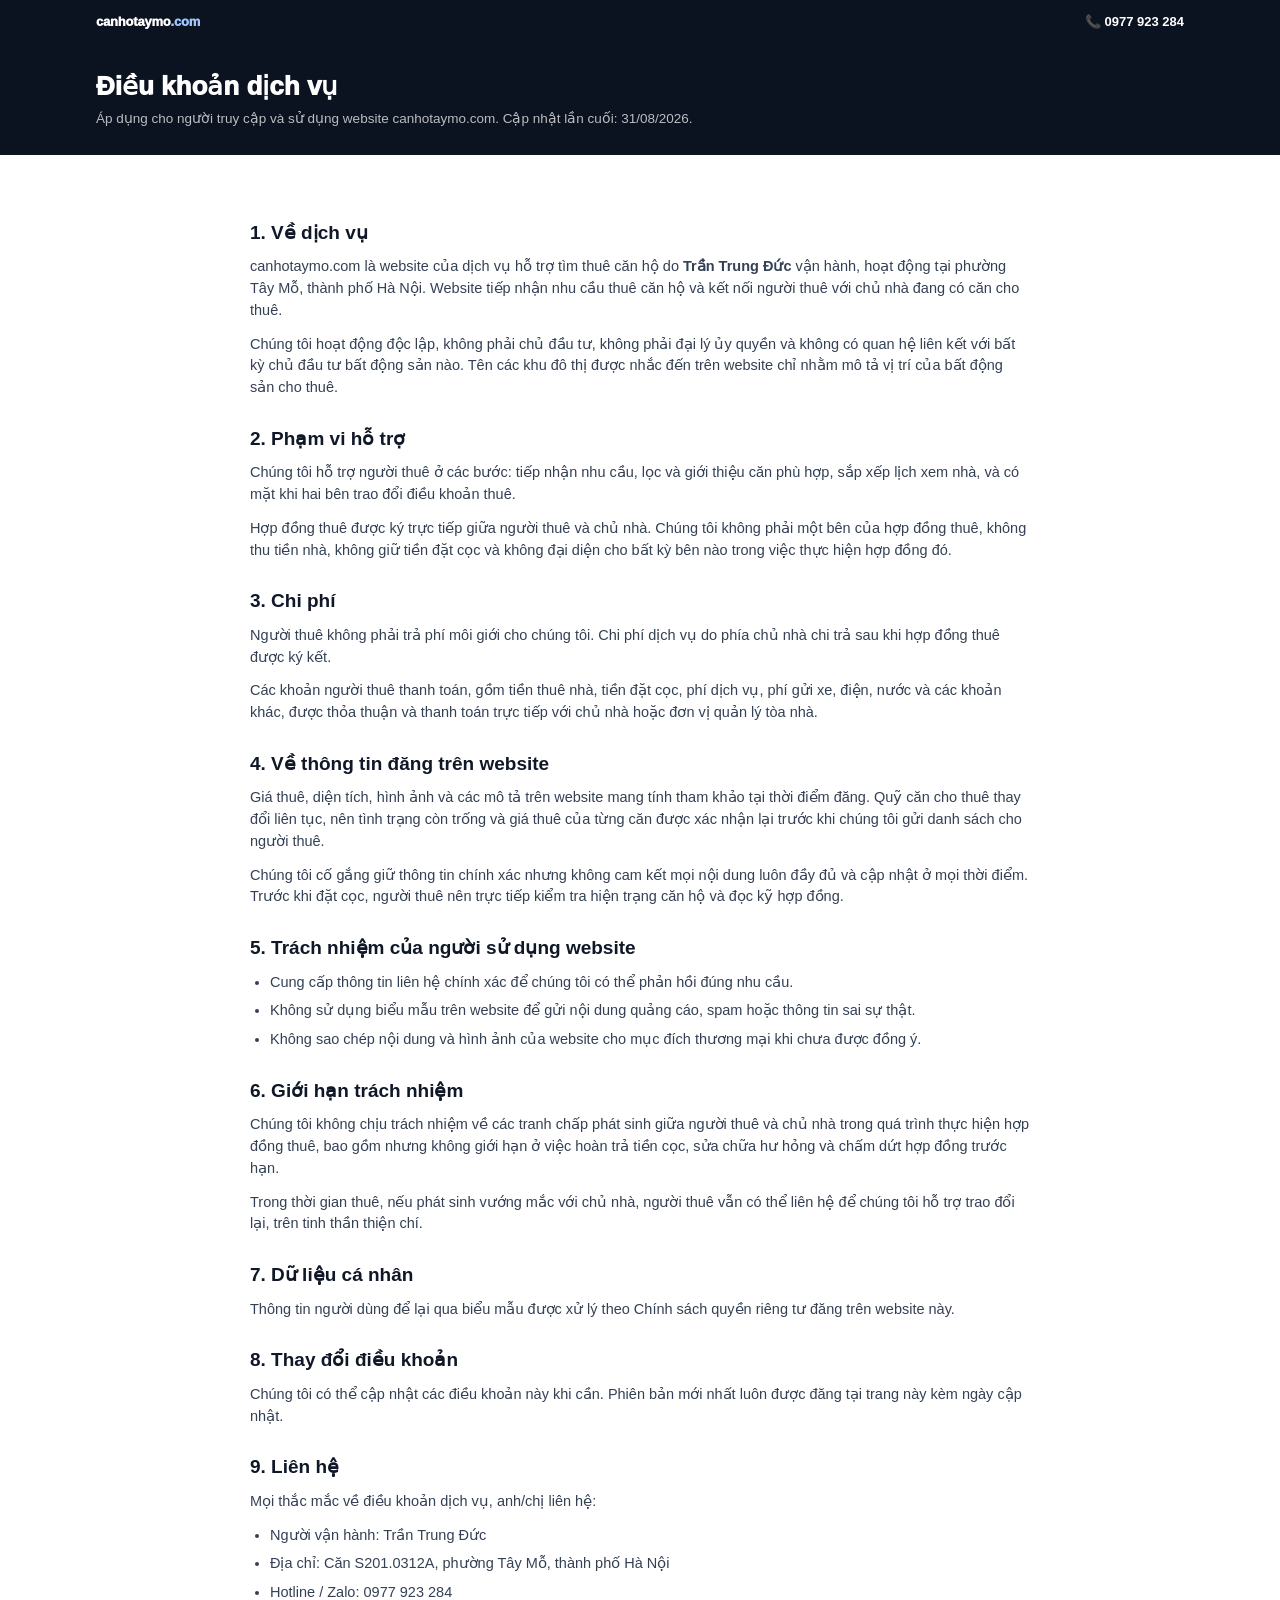
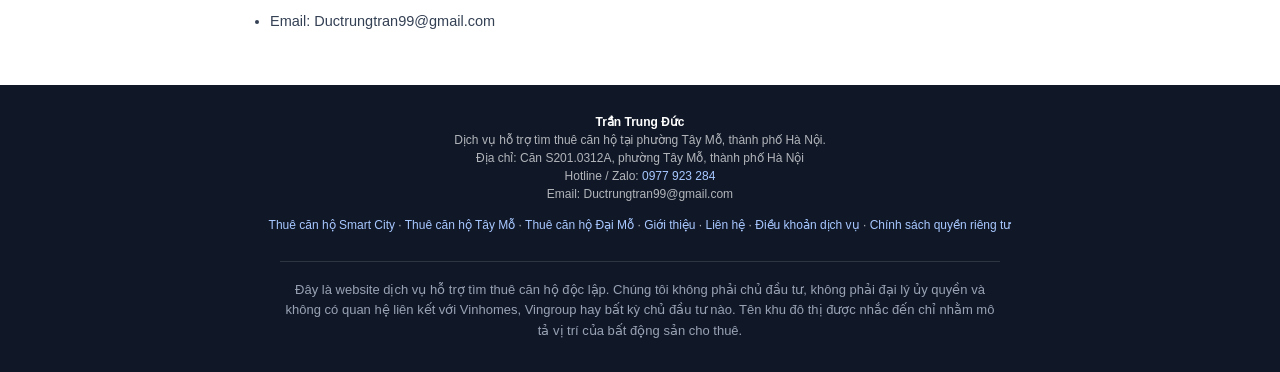
<file: dieu-khoan-dich-vu/index.html>
<!DOCTYPE html>
<html lang="vi">
<head>
<meta charset="UTF-8">
<meta name="viewport" content="width=device-width,initial-scale=1">
<title>Điều khoản dịch vụ | Canhotaymo — hỗ trợ tìm thuê căn hộ</title>
<meta name="description" content="Điều khoản sử dụng dịch vụ hỗ trợ tìm thuê căn hộ tại Tây Mỗ, Hà Nội: phạm vi hỗ trợ, chi phí, trách nhiệm của các bên và cách liên hệ khi cần hỗ trợ thêm.">
<link rel="canonical" href="https://canhotaymo.com/dieu-khoan-dich-vu/">
<meta property="og:type" content="website">
<meta property="og:locale" content="vi_VN">
<meta property="og:url" content="https://canhotaymo.com/dieu-khoan-dich-vu/">
<meta property="og:title" content="Điều khoản dịch vụ | Canhotaymo — hỗ trợ tìm thuê căn hộ">
<meta property="og:description" content="Điều khoản sử dụng dịch vụ hỗ trợ tìm thuê căn hộ tại Tây Mỗ, Hà Nội: phạm vi hỗ trợ, chi phí, trách nhiệm của các bên và cách liên hệ khi cần hỗ trợ thêm.">
<meta property="og:image" content="https://canhotaymo.com/img/hero-desktop.jpg">
<meta property="og:image:width" content="1800">
<meta property="og:image:height" content="1013">
<meta name="theme-color" content="#0b1220">
<link rel="icon" href="/favicon.ico" sizes="any">
<link rel="icon" href="/favicon.svg" type="image/svg+xml">
<link rel="apple-touch-icon" href="/apple-touch-icon.png">
<link rel="stylesheet" href="/assets/site.css">
<script type="application/ld+json">
{
  "@context": "https://schema.org",
  "@type": "LocalBusiness",
  "name": "Canhotaymo — Dịch vụ hỗ trợ tìm thuê căn hộ",
  "url": "https://canhotaymo.com/",
  "telephone": "+84977923284",
  "image": "https://canhotaymo.com/img/hero-desktop.jpg",
  "areaServed": "Tây Mỗ, Đại Mỗ, Nam Từ Liêm, Hà Nội",
  "openingHours": "Mo-Su 07:00-21:00",
  "address": {
    "@type": "PostalAddress",
    "streetAddress": "Căn S201.0312A, phường Tây Mỗ",
    "addressLocality": "Tây Mỗ",
    "addressRegion": "Hà Nội",
    "addressCountry": "VN"
  }
}
</script>
</head>
<body data-page="dieu-khoan">
<div class="topbar"><div class="container topbar-in">
<a class="brand" href="/">canhotaymo<span>.com</span></a>
<a class="topbar-tel" href="tel:0977923284">&#128222; 0977 923 284</a>
</div></div>
<div class="pagehead"><div class="container">
<h1>Điều khoản dịch vụ</h1>
<p>Áp dụng cho người truy cập và sử dụng website canhotaymo.com. Cập nhật lần cuối: 31/08/2026.</p>
</div></div>
<main class="section"><div class="container"><div class="prose">

<h2>1. Về dịch vụ</h2>
<p>canhotaymo.com là website của dịch vụ hỗ trợ tìm thuê căn hộ do <strong>Trần Trung Đức</strong> vận hành, hoạt động tại phường Tây Mỗ, thành phố Hà Nội. Website tiếp nhận nhu cầu thuê căn hộ và kết nối người thuê với chủ nhà đang có căn cho thuê.</p>
<p>Chúng tôi hoạt động độc lập, không phải chủ đầu tư, không phải đại lý ủy quyền và không có quan hệ liên kết với bất kỳ chủ đầu tư bất động sản nào. Tên các khu đô thị được nhắc đến trên website chỉ nhằm mô tả vị trí của bất động sản cho thuê.</p>

<h2>2. Phạm vi hỗ trợ</h2>
<p>Chúng tôi hỗ trợ người thuê ở các bước: tiếp nhận nhu cầu, lọc và giới thiệu căn phù hợp, sắp xếp lịch xem nhà, và có mặt khi hai bên trao đổi điều khoản thuê.</p>
<p>Hợp đồng thuê được ký trực tiếp giữa người thuê và chủ nhà. Chúng tôi không phải một bên của hợp đồng thuê, không thu tiền nhà, không giữ tiền đặt cọc và không đại diện cho bất kỳ bên nào trong việc thực hiện hợp đồng đó.</p>

<h2>3. Chi phí</h2>
<p>Người thuê không phải trả phí môi giới cho chúng tôi. Chi phí dịch vụ do phía chủ nhà chi trả sau khi hợp đồng thuê được ký kết.</p>
<p>Các khoản người thuê thanh toán, gồm tiền thuê nhà, tiền đặt cọc, phí dịch vụ, phí gửi xe, điện, nước và các khoản khác, được thỏa thuận và thanh toán trực tiếp với chủ nhà hoặc đơn vị quản lý tòa nhà.</p>

<h2>4. Về thông tin đăng trên website</h2>
<p>Giá thuê, diện tích, hình ảnh và các mô tả trên website mang tính tham khảo tại thời điểm đăng. Quỹ căn cho thuê thay đổi liên tục, nên tình trạng còn trống và giá thuê của từng căn được xác nhận lại trước khi chúng tôi gửi danh sách cho người thuê.</p>
<p>Chúng tôi cố gắng giữ thông tin chính xác nhưng không cam kết mọi nội dung luôn đầy đủ và cập nhật ở mọi thời điểm. Trước khi đặt cọc, người thuê nên trực tiếp kiểm tra hiện trạng căn hộ và đọc kỹ hợp đồng.</p>

<h2>5. Trách nhiệm của người sử dụng website</h2>
<ul>
<li>Cung cấp thông tin liên hệ chính xác để chúng tôi có thể phản hồi đúng nhu cầu.</li>
<li>Không sử dụng biểu mẫu trên website để gửi nội dung quảng cáo, spam hoặc thông tin sai sự thật.</li>
<li>Không sao chép nội dung và hình ảnh của website cho mục đích thương mại khi chưa được đồng ý.</li>
</ul>

<h2>6. Giới hạn trách nhiệm</h2>
<p>Chúng tôi không chịu trách nhiệm về các tranh chấp phát sinh giữa người thuê và chủ nhà trong quá trình thực hiện hợp đồng thuê, bao gồm nhưng không giới hạn ở việc hoàn trả tiền cọc, sửa chữa hư hỏng và chấm dứt hợp đồng trước hạn.</p>
<p>Trong thời gian thuê, nếu phát sinh vướng mắc với chủ nhà, người thuê vẫn có thể liên hệ để chúng tôi hỗ trợ trao đổi lại, trên tinh thần thiện chí.</p>

<h2>7. Dữ liệu cá nhân</h2>
<p>Thông tin người dùng để lại qua biểu mẫu được xử lý theo <a href="/chinh-sach-quyen-rieng-tu.html">Chính sách quyền riêng tư</a> đăng trên website này.</p>

<h2>8. Thay đổi điều khoản</h2>
<p>Chúng tôi có thể cập nhật các điều khoản này khi cần. Phiên bản mới nhất luôn được đăng tại trang này kèm ngày cập nhật.</p>

<h2>9. Liên hệ</h2>
<p>Mọi thắc mắc về điều khoản dịch vụ, anh/chị liên hệ:</p>
<ul>
<li>Người vận hành: Trần Trung Đức</li>
<li>Địa chỉ: Căn S201.0312A, phường Tây Mỗ, thành phố Hà Nội</li>
<li>Hotline / Zalo: <a href="tel:0977923284">0977 923 284</a></li>
<li>Email: Ductrungtran99@gmail.com</li>
</ul>

</div></div></main>
<footer><div class="container">
<p><strong>Trần Trung Đức</strong></p>
<p>Dịch vụ hỗ trợ tìm thuê căn hộ tại phường Tây Mỗ, thành phố Hà Nội.</p>
<p>Địa chỉ: Căn S201.0312A, phường Tây Mỗ, thành phố Hà Nội</p>
<p>Hotline / Zalo: <a href="tel:0977923284">0977 923 284</a></p>
<p>Email: Ductrungtran99@gmail.com</p>
<p class="footer-nav">
<a href="/thue-can-ho-smart-city/">Thuê căn hộ Smart City</a> ·
<a href="/thue-can-ho-tay-mo/">Thuê căn hộ Tây Mỗ</a> ·
<a href="/thue-can-ho-dai-mo-nam-tu-liem/">Thuê căn hộ Đại Mỗ</a> ·
<a href="/gioi-thieu/">Giới thiệu</a> ·
<a href="/lien-he/">Liên hệ</a> ·
<a href="/dieu-khoan-dich-vu/">Điều khoản dịch vụ</a> ·
<a href="/chinh-sach-quyen-rieng-tu.html">Chính sách quyền riêng tư</a>
</p>
<p class="disclaimer">
Đây là website dịch vụ hỗ trợ tìm thuê căn hộ độc lập.
Chúng tôi không phải chủ đầu tư, không phải đại lý ủy quyền
và không có quan hệ liên kết với Vinhomes, Vingroup hay bất kỳ
chủ đầu tư nào. Tên khu đô thị được nhắc đến chỉ nhằm mô tả
vị trí của bất động sản cho thuê.
</p>
</div></footer>

<script src="/assets/site.js" defer></script>
</body>
</html>
</file>
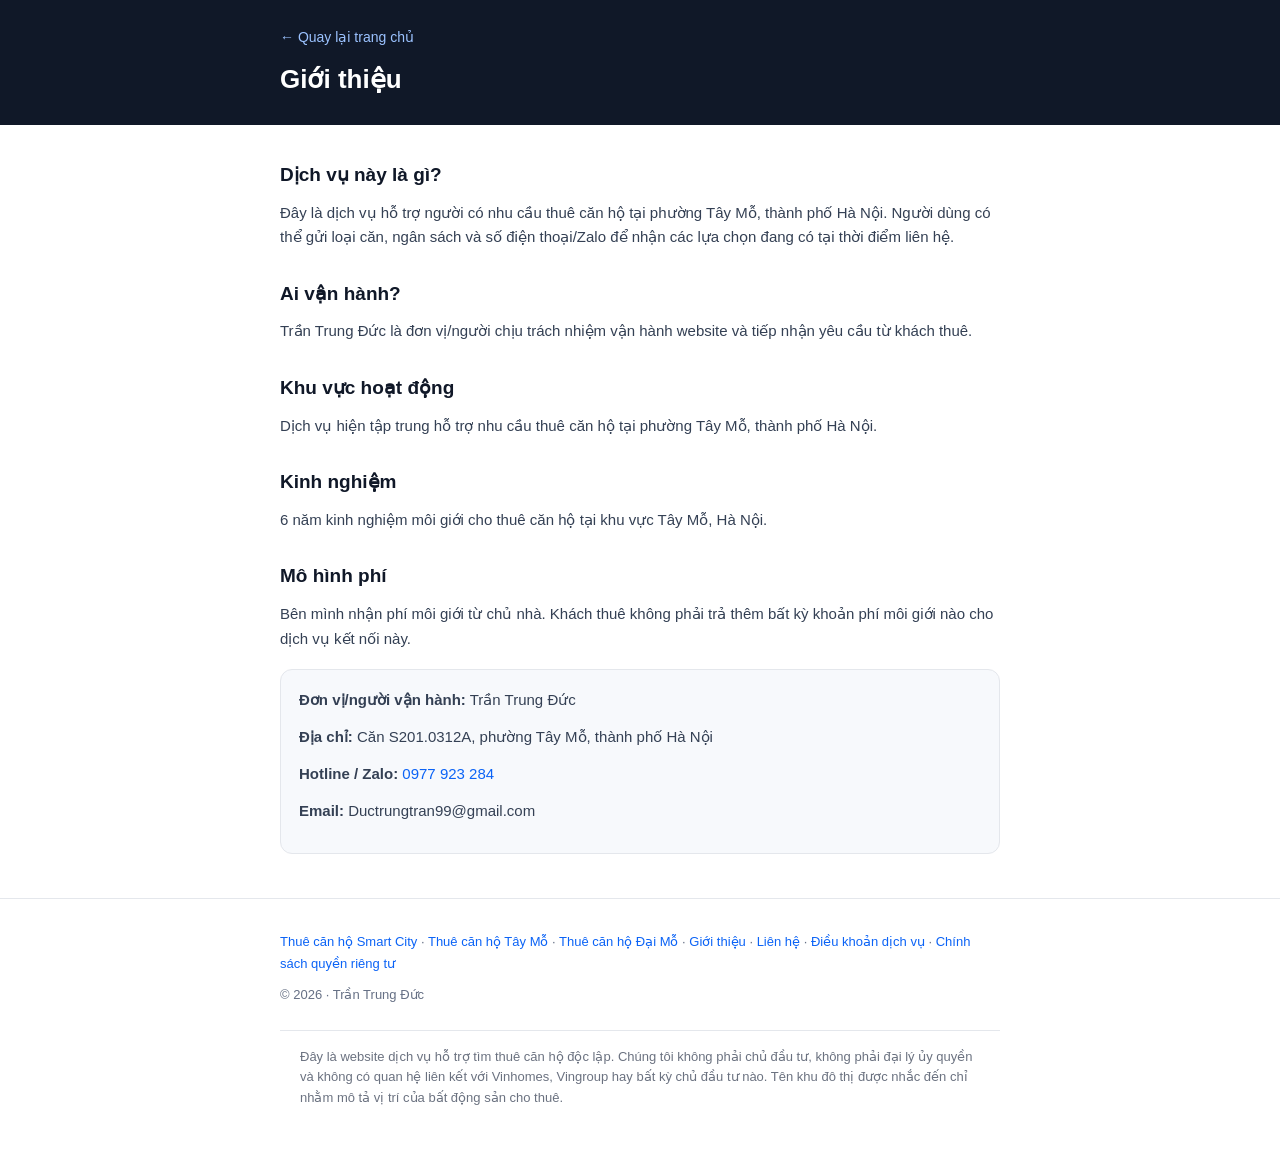
<file: gioi-thieu/index.html>
<!DOCTYPE html>
<html lang="vi">
<head>
  <meta charset="UTF-8">
  <meta name="viewport" content="width=device-width, initial-scale=1.0">
  <title>Giới thiệu | Dịch vụ hỗ trợ tìm thuê căn hộ Tây Mỗ</title>
  <meta name="description" content="Thông tin về dịch vụ hỗ trợ tìm thuê căn hộ tại Tây Mỗ, Smart City và Đại Mỗ, Hà Nội: ai vận hành, khu vực hoạt động, kinh nghiệm và mô hình phí môi giới.">
  <link rel="canonical" href="https://canhotaymo.com/gioi-thieu/">
  <link rel="icon" href="/favicon.ico" sizes="any">
  <link rel="icon" href="/favicon.svg" type="image/svg+xml">
  <link rel="apple-touch-icon" href="/apple-touch-icon.png">
  <style>
    :root{--dark:#101828;--muted:#667085;--primary:#0b63f6;--border:#e4e7ec;--light:#f7f9fc}
    *{box-sizing:border-box;margin:0;padding:0}body{font-family:-apple-system,BlinkMacSystemFont,"Segoe UI",Roboto,Arial,sans-serif;color:var(--dark);line-height:1.65;background:#fff}a{color:var(--primary);text-decoration:none}.container{max-width:760px;margin:0 auto;padding:0 20px}header{background:var(--dark);color:#fff;padding:24px 0;margin-bottom:34px}header a{color:#9bc2ff;font-size:14px}header h1{font-size:26px;margin-top:8px}main h2{font-size:19px;margin:28px 0 10px}main p{font-size:15px;color:#344054;margin-bottom:12px}.box{background:var(--light);border:1px solid var(--border);border-radius:12px;padding:18px;margin-top:18px}footer{margin-top:44px;border-top:1px solid var(--border);padding:24px 0 40px;font-size:13px;color:var(--muted)}.links{margin-top:8px}
  
    .disclaimer{font-size:13px;line-height:1.6;color:#6b7280;max-width:720px;margin:24px auto 0;padding:16px 20px 0;border-top:1px solid #e4e7ec}
  </style>
</head>
<body>
  <header>
    <div class="container">
      <a href="/">← Quay lại trang chủ</a>
      <h1>Giới thiệu</h1>
    </div>
  </header>
  <main class="container">
    <h2>Dịch vụ này là gì?</h2>
    <p>Đây là dịch vụ hỗ trợ người có nhu cầu thuê căn hộ tại phường Tây Mỗ, thành phố Hà Nội. Người dùng có thể gửi loại căn, ngân sách và số điện thoại/Zalo để nhận các lựa chọn đang có tại thời điểm liên hệ.</p>

    <h2>Ai vận hành?</h2>
    <p>Trần Trung Đức là đơn vị/người chịu trách nhiệm vận hành website và tiếp nhận yêu cầu từ khách thuê.</p>

    <h2>Khu vực hoạt động</h2>
    <p>Dịch vụ hiện tập trung hỗ trợ nhu cầu thuê căn hộ tại phường Tây Mỗ, thành phố Hà Nội.</p>

    <h2>Kinh nghiệm</h2>
    <p>6 năm kinh nghiệm môi giới cho thuê căn hộ tại khu vực Tây Mỗ, Hà Nội.</p>

    <h2>Mô hình phí</h2>
    <p>Bên mình nhận phí môi giới từ chủ nhà. Khách thuê không phải trả thêm bất kỳ khoản phí môi giới nào cho dịch vụ kết nối này.</p>

    <div class="box">
      <p><strong>Đơn vị/người vận hành:</strong> Trần Trung Đức</p>
      <p><strong>Địa chỉ:</strong> Căn S201.0312A, phường Tây Mỗ, thành phố Hà Nội</p>
      <p><strong>Hotline / Zalo:</strong> <a href="https://zalo.me/0977923284" target="_blank" rel="noopener">0977 923 284</a></p>
      <p><strong>Email:</strong> Ductrungtran99@gmail.com</p>
      
    </div>
  </main>
  <footer>
    <div class="container">
      <div class="links"><a href="/thue-can-ho-smart-city/">Thuê căn hộ Smart City</a> · <a href="/thue-can-ho-tay-mo/">Thuê căn hộ Tây Mỗ</a> · <a href="/thue-can-ho-dai-mo-nam-tu-liem/">Thuê căn hộ Đại Mỗ</a> · <a href="/gioi-thieu/">Giới thiệu</a> · <a href="/lien-he/">Liên hệ</a> · <a href="/dieu-khoan-dich-vu/">Điều khoản dịch vụ</a> · <a href="/chinh-sach-quyen-rieng-tu.html">Chính sách quyền riêng tư</a></div>
      <p style="margin-top:10px">© 2026 · Trần Trung Đức</p>
    </div>
      <p class="disclaimer">
      Đây là website dịch vụ hỗ trợ tìm thuê căn hộ độc lập.
      Chúng tôi không phải chủ đầu tư, không phải đại lý ủy quyền
      và không có quan hệ liên kết với Vinhomes, Vingroup hay bất kỳ
      chủ đầu tư nào. Tên khu đô thị được nhắc đến chỉ nhằm mô tả
      vị trí của bất động sản cho thuê.
    </p>
  </footer>
</body>
</html>
</file>
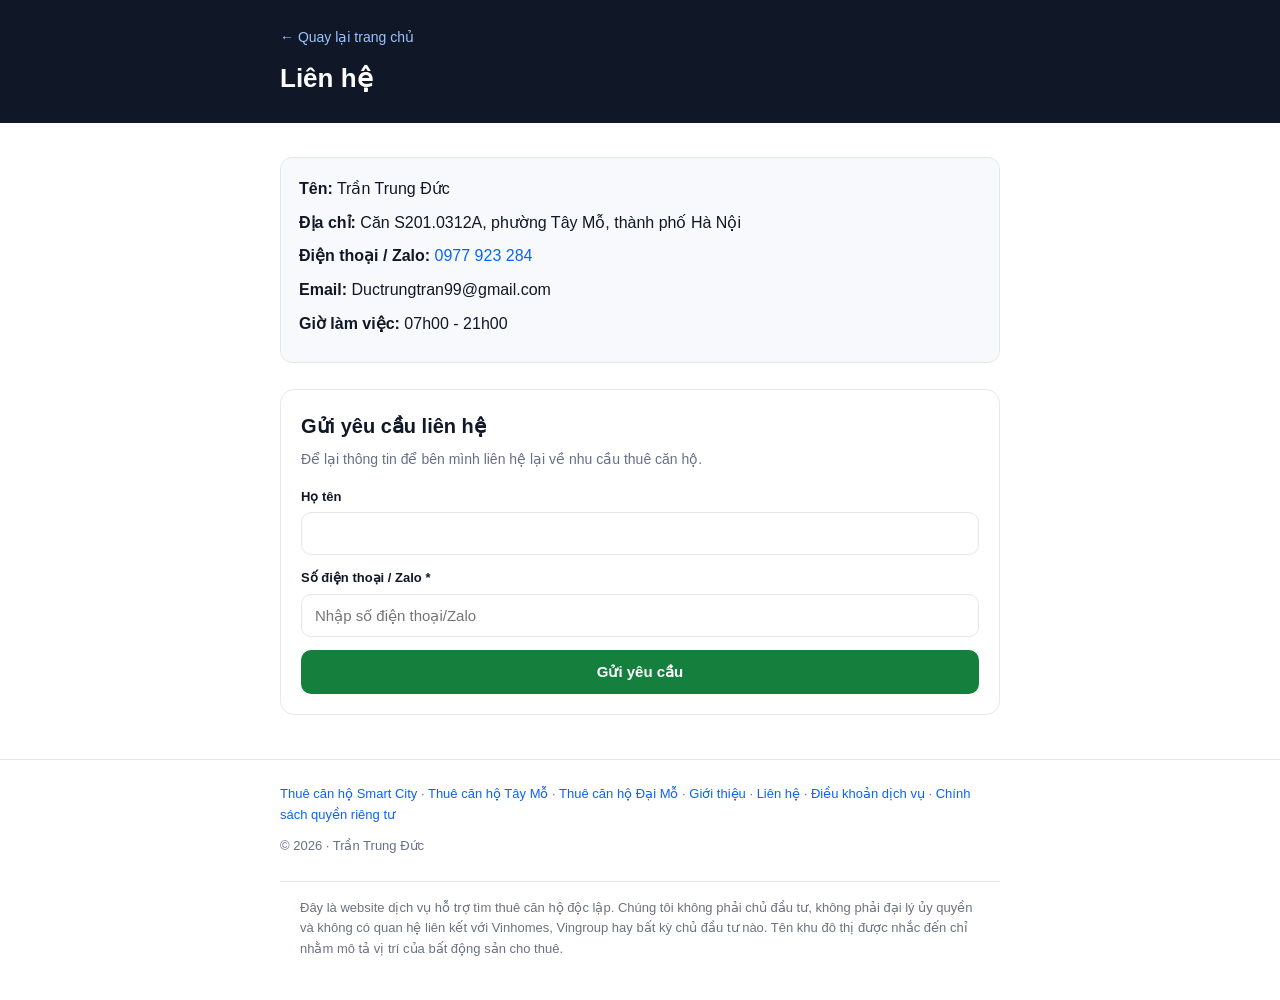
<file: lien-he/index.html>
<!DOCTYPE html>
<html lang="vi">
<head>
  <meta charset="UTF-8">
  <meta name="viewport" content="width=device-width, initial-scale=1.0">
  <title>Liên hệ | Dịch vụ hỗ trợ tìm thuê căn hộ Tây Mỗ</title>
  <meta name="description" content="Liên hệ dịch vụ hỗ trợ tìm thuê căn hộ tại Tây Mỗ, Smart City và Đại Mỗ, Hà Nội. Hotline và Zalo 0977 923 284, làm việc từ 07h00 đến 21h00 tất cả các ngày.">
  <link rel="canonical" href="https://canhotaymo.com/lien-he/">
  <link rel="icon" href="/favicon.ico" sizes="any">
  <link rel="icon" href="/favicon.svg" type="image/svg+xml">
  <link rel="apple-touch-icon" href="/apple-touch-icon.png">
  <style>
    :root{--dark:#101828;--muted:#667085;--primary:#0b63f6;--success:#15803d;--border:#e4e7ec;--light:#f7f9fc}
    *{box-sizing:border-box;margin:0;padding:0}body{font-family:-apple-system,BlinkMacSystemFont,"Segoe UI",Roboto,Arial,sans-serif;color:var(--dark);line-height:1.6;background:#fff}a{color:var(--primary);text-decoration:none}.container{max-width:760px;margin:0 auto;padding:0 20px}header{background:var(--dark);color:#fff;padding:24px 0;margin-bottom:34px}header a{color:#9bc2ff;font-size:14px}header h1{font-size:26px;margin-top:8px}.info{background:var(--light);border:1px solid var(--border);border-radius:12px;padding:18px;margin-bottom:26px}.info p{margin-bottom:8px}.form-card{border:1px solid var(--border);border-radius:14px;padding:20px}.form-card h2{font-size:20px;margin-bottom:6px}.form-card>p{font-size:14px;color:var(--muted);margin-bottom:16px}.field{margin-bottom:13px}.field label{display:block;font-size:13px;font-weight:700;margin-bottom:5px}.field input{width:100%;padding:12px 13px;border:1px solid var(--border);border-radius:10px;font-size:15px}.btn{width:100%;border:0;border-radius:10px;background:var(--success);color:#fff;padding:13px 16px;font-size:15px;font-weight:800;cursor:pointer}.status{display:none;margin-top:12px;padding:10px;border-radius:10px;font-size:13px}footer{margin-top:44px;border-top:1px solid var(--border);padding:24px 0 40px;font-size:13px;color:var(--muted)}
  
    .disclaimer{font-size:13px;line-height:1.6;color:#6b7280;max-width:720px;margin:24px auto 0;padding:16px 20px 0;border-top:1px solid #e4e7ec}
  </style>
</head>
<body>
  <header>
    <div class="container">
      <a href="/">← Quay lại trang chủ</a>
      <h1>Liên hệ</h1>
    </div>
  </header>
  <main class="container">
    <div class="info">
      <p><strong>Tên:</strong> Trần Trung Đức</p>
      <p><strong>Địa chỉ:</strong> Căn S201.0312A, phường Tây Mỗ, thành phố Hà Nội</p>
      <p><strong>Điện thoại / Zalo:</strong> <a href="https://zalo.me/0977923284" target="_blank" rel="noopener">0977 923 284</a></p>
      <p><strong>Email:</strong> Ductrungtran99@gmail.com</p>
      <p><strong>Giờ làm việc:</strong> 07h00 - 21h00</p>
    </div>

    <form id="contactForm" class="form-card" novalidate>
      <h2>Gửi yêu cầu liên hệ</h2>
      <p>Để lại thông tin để bên mình liên hệ lại về nhu cầu thuê căn hộ.</p>
      <input type="hidden" name="type" value="Liên hệ chung">
      <input type="hidden" name="budget" value="">
      <input type="hidden" name="source" value="Google Ads Landing Page V3">
      <input type="hidden" name="source_page" value="lien-he">
      <input type="hidden" name="gclid" id="gclid">
      <div class="field">
        <label for="name">Họ tên</label>
        <input id="name" name="name" type="text" autocomplete="name">
      </div>
      <div class="field">
        <label for="phone">Số điện thoại / Zalo *</label>
        <input id="phone" name="phone" type="tel" inputmode="numeric" autocomplete="tel" required placeholder="Nhập số điện thoại/Zalo">
      </div>
      <button class="btn" id="submitBtn" type="submit">Gửi yêu cầu</button>
      <div id="status" class="status"></div>
    </form>
  </main>
  <footer>
    <div class="container">
      <a href="/thue-can-ho-smart-city/">Thuê căn hộ Smart City</a> · <a href="/thue-can-ho-tay-mo/">Thuê căn hộ Tây Mỗ</a> · <a href="/thue-can-ho-dai-mo-nam-tu-liem/">Thuê căn hộ Đại Mỗ</a> · <a href="/gioi-thieu/">Giới thiệu</a> · <a href="/lien-he/">Liên hệ</a> · <a href="/dieu-khoan-dich-vu/">Điều khoản dịch vụ</a> · <a href="/chinh-sach-quyen-rieng-tu.html">Chính sách quyền riêng tư</a>
      <p style="margin-top:10px">© 2026 · Trần Trung Đức</p>
    </div>
      <p class="disclaimer">
      Đây là website dịch vụ hỗ trợ tìm thuê căn hộ độc lập.
      Chúng tôi không phải chủ đầu tư, không phải đại lý ủy quyền
      và không có quan hệ liên kết với Vinhomes, Vingroup hay bất kỳ
      chủ đầu tư nào. Tên khu đô thị được nhắc đến chỉ nhằm mô tả
      vị trí của bất động sản cho thuê.
    </p>
  </footer>
  <script>
    const endpoint='https://script.google.com/macros/s/AKfycbxnhNIFQnwKlsXNGtohOHOx_JxMeYfNnEJGAUq-xumXNJOm2hssIVRnzHuIdTgOz7lX/exec';
    const form=document.getElementById('contactForm');
    const phone=document.getElementById('phone');
    const statusBox=document.getElementById('status');
    const button=document.getElementById('submitBtn');
    // Giữ lại gclid/utm để đối chiếu lead với click quảng cáo
    const qs=new URLSearchParams(location.search);
    ['gclid','gbraid','wbraid','utm_source','utm_medium','utm_campaign','utm_term','utm_content'].forEach(k=>{
      const v=qs.get(k);
      try{ if(v) localStorage.setItem('lead_'+k,v); }catch(e){}
    });
    try{ document.getElementById('gclid').value=qs.get('gclid')||localStorage.getItem('lead_gclid')||''; }catch(e){}
    phone.addEventListener('input',()=>{phone.value=phone.value.replace(/[^0-9 ]/g,'').slice(0,14)});
    form.addEventListener('submit',async(e)=>{
      e.preventDefault();
      const normalized=phone.value.replace(/\s+/g,'');
      if(!/^[0-9]{9,11}$/.test(normalized)){
        statusBox.style.display='block';statusBox.style.background='#fff2f0';statusBox.style.color='#b42318';statusBox.textContent='Vui lòng nhập đúng số điện thoại/Zalo.';return;
      }
      button.disabled=true;button.textContent='Đang gửi...';statusBox.style.display='none';
      try{
        const data=new URLSearchParams(new FormData(form));data.set('phone',normalized);data.set('page_url',window.location.href);data.set('referrer',document.referrer||'');data.set('user_agent',navigator.userAgent||'');
        await fetch(endpoint,{method:'POST',mode:'no-cors',headers:{'Content-Type':'application/x-www-form-urlencoded;charset=UTF-8'},body:data.toString()});
        window.location.href='/cam-on/';return;
      }catch(err){
        statusBox.style.display='block';statusBox.style.background='#fff2f0';statusBox.style.color='#b42318';statusBox.innerHTML='Không gửi được biểu mẫu. Vui lòng liên hệ qua Zalo: <a href="https://zalo.me/0977923284" target="_blank" rel="noopener">0977 923 284</a>.';
      }finally{button.disabled=false;button.textContent='Gửi yêu cầu'}
    });
  </script>
</body>
</html>
</file>
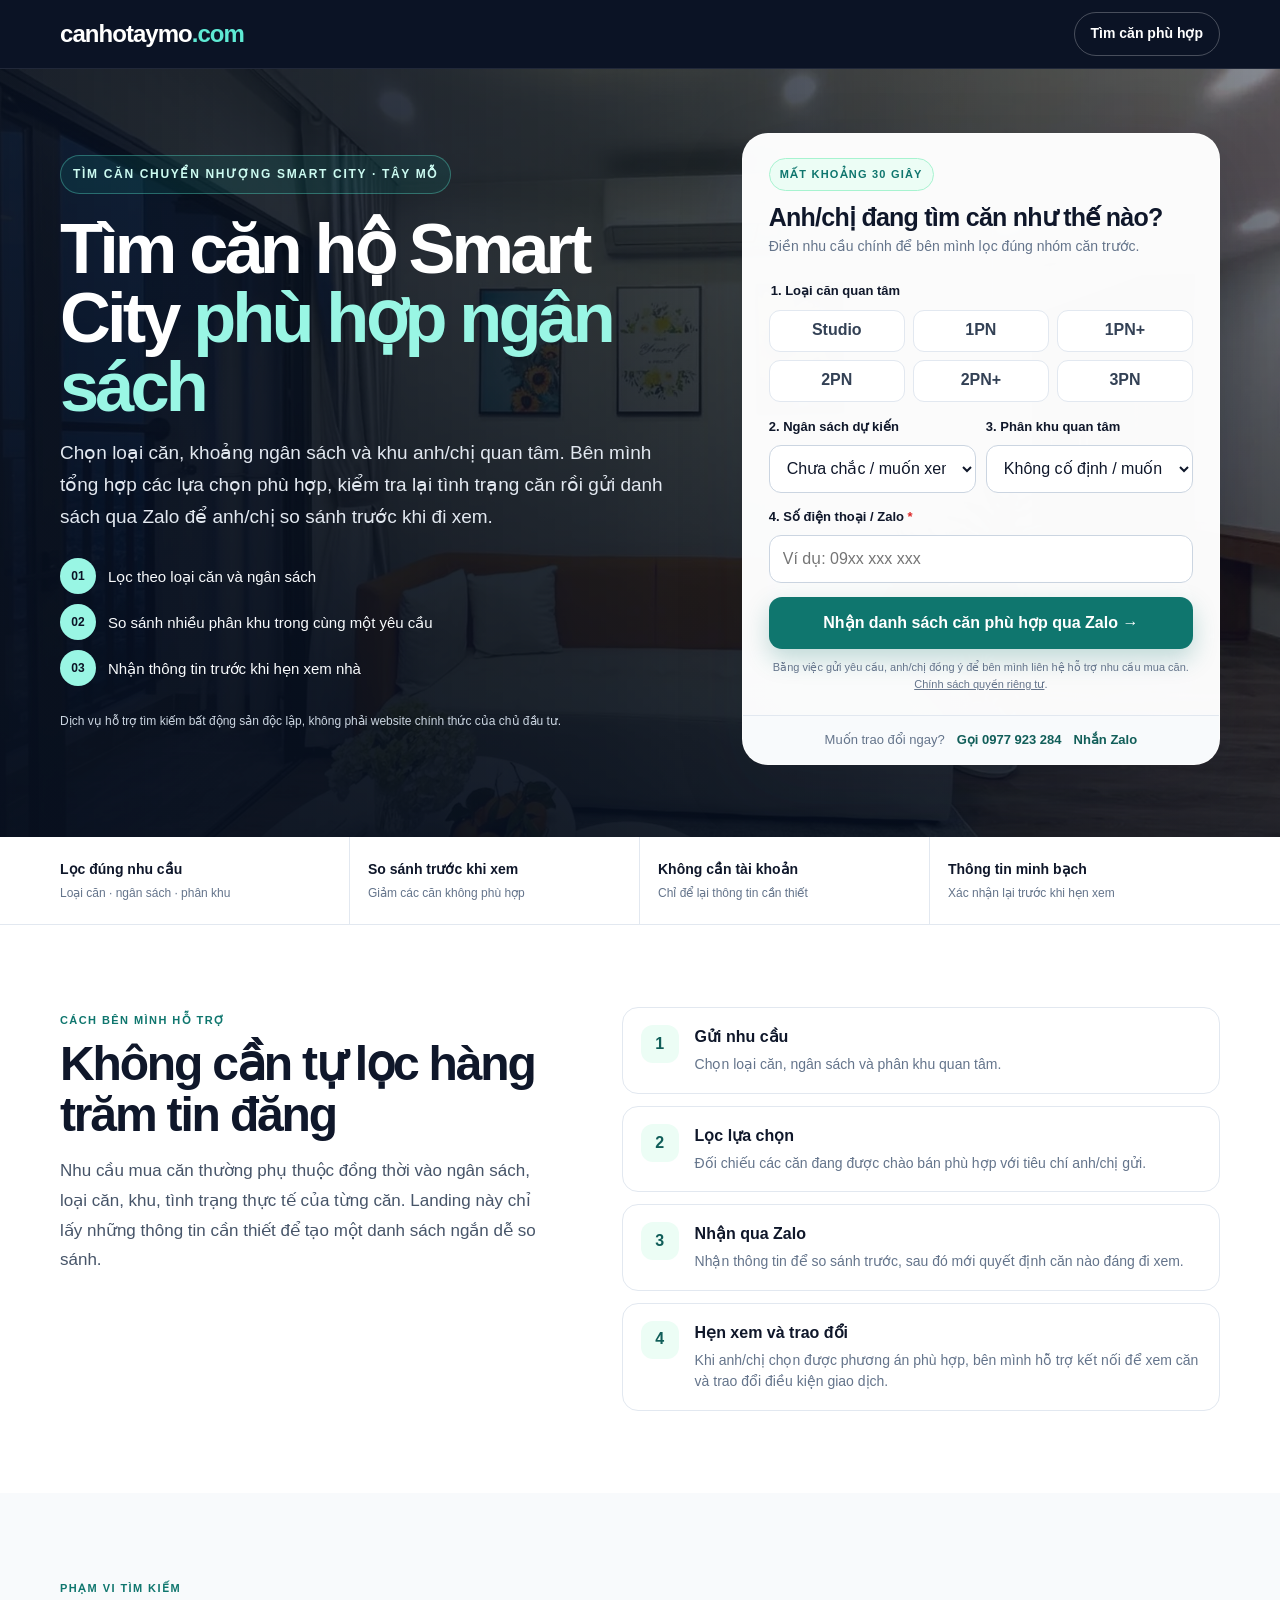
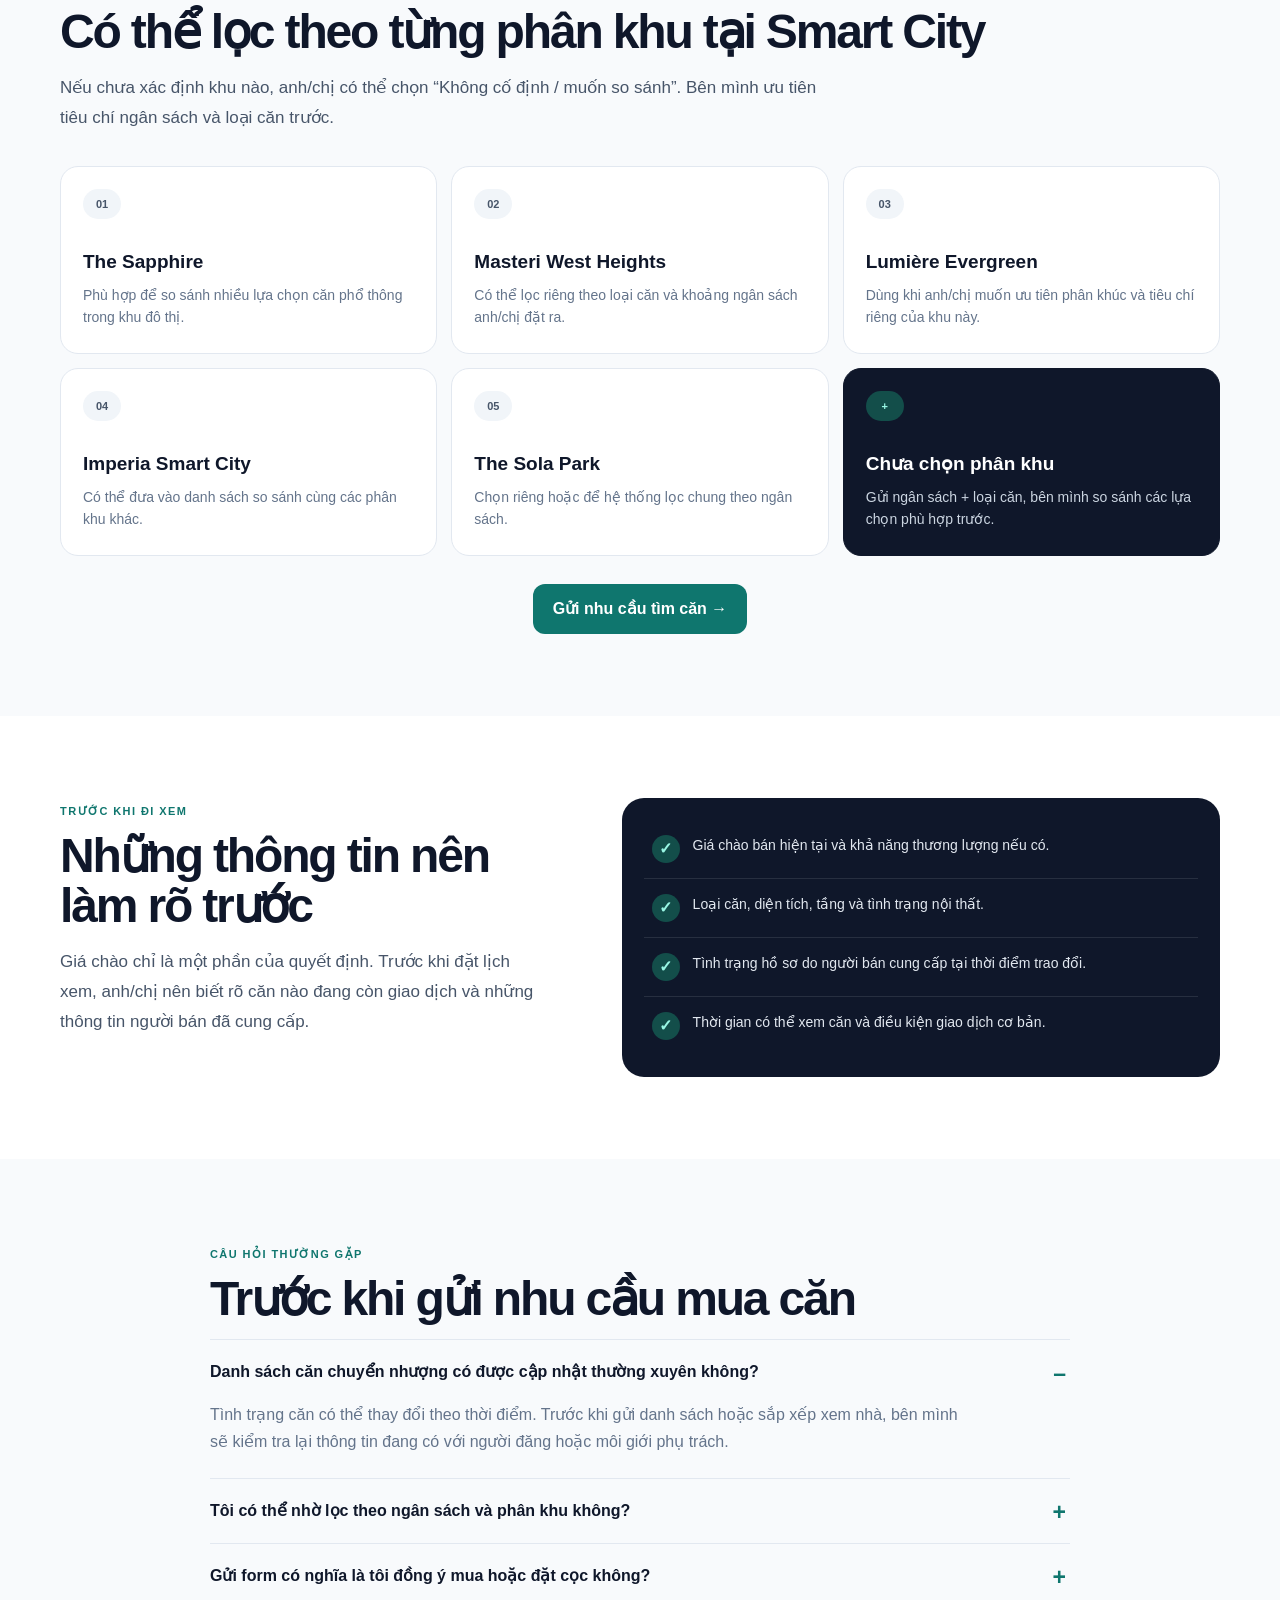
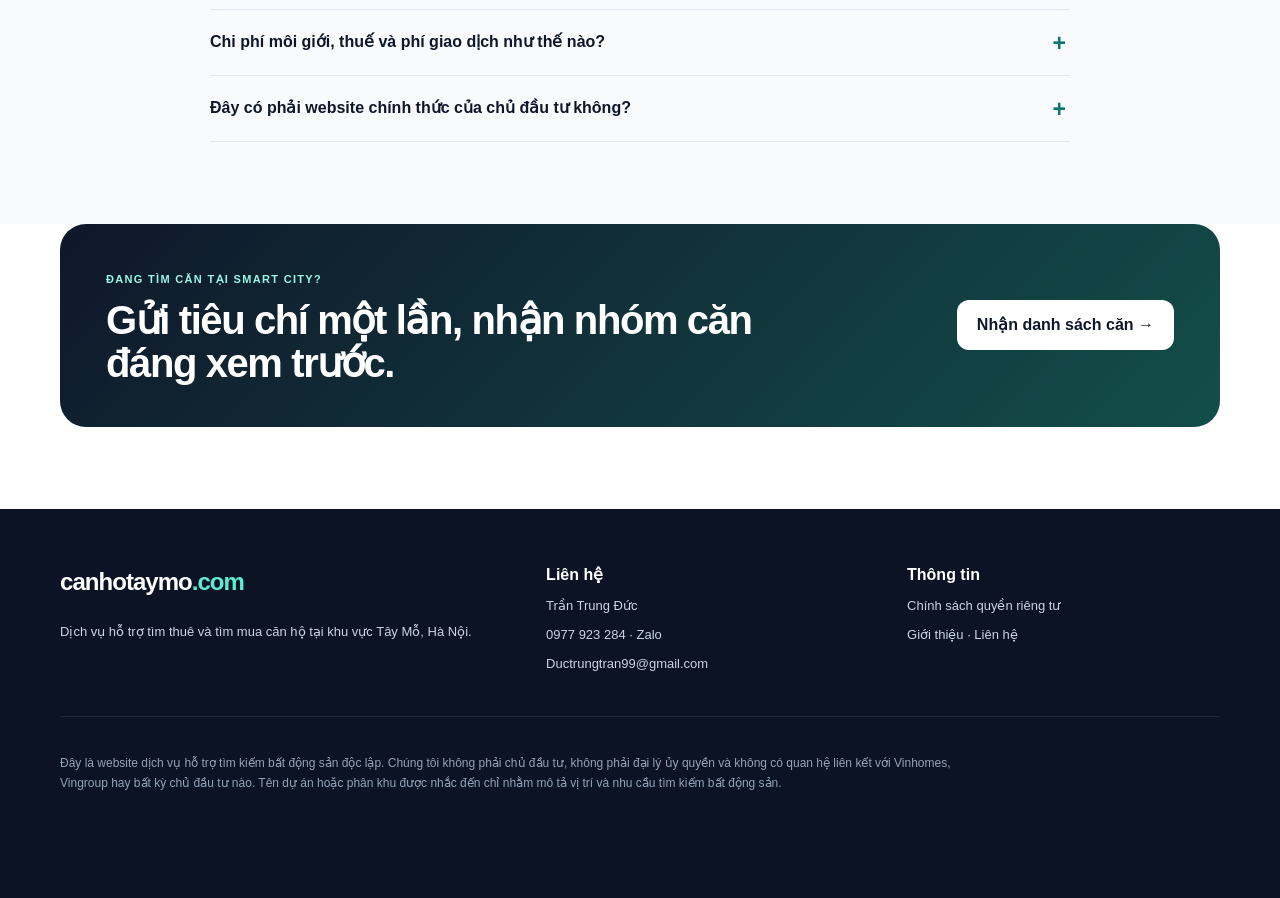
<file: mua-can-ho-smart-city/index.html>
<!DOCTYPE html>
<html lang="vi">
<head>
<meta charset="UTF-8">
<meta name="viewport" content="width=device-width,initial-scale=1">
<title>Mua Căn Hộ Smart City Tây Mỗ | Nhận Danh Sách Căn Phù Hợp</title>
<meta name="description" content="Tìm căn hộ chuyển nhượng tại Smart City Tây Mỗ theo loại căn, ngân sách và phân khu. Gửi nhu cầu để nhận danh sách lựa chọn phù hợp qua Zalo.">
<meta name="robots" content="index,follow,max-image-preview:large">
<link rel="canonical" href="https://canhotaymo.com/mua-can-ho-smart-city/">
<meta property="og:type" content="website">
<meta property="og:locale" content="vi_VN">
<meta property="og:url" content="https://canhotaymo.com/mua-can-ho-smart-city/">
<meta property="og:title" content="Mua Căn Hộ Smart City Tây Mỗ | Nhận Danh Sách Căn Phù Hợp">
<meta property="og:description" content="Chọn loại căn, ngân sách và khu quan tâm. Nhận danh sách căn chuyển nhượng phù hợp qua Zalo.">
<meta property="og:image" content="https://canhotaymo.com/img/hero-desktop.jpg">
<meta name="theme-color" content="#0f172a">
<link rel="icon" href="/favicon.ico" sizes="any">
<link rel="icon" href="/favicon.svg" type="image/svg+xml">
<link rel="apple-touch-icon" href="/apple-touch-icon.png">
<link rel="stylesheet" href="/assets/sale.css">
<script type="application/ld+json">
{
  "@context": "https://schema.org",
  "@type": "ProfessionalService",
  "name": "canhotaymo.com — Hỗ trợ tìm căn hộ mua bán tại Smart City",
  "url": "https://canhotaymo.com/mua-can-ho-smart-city/",
  "telephone": "+84977923284",
  "areaServed": "Tây Mỗ, Hà Nội",
  "address": {
    "@type": "PostalAddress",
    "addressLocality": "Tây Mỗ",
    "addressRegion": "Hà Nội",
    "addressCountry": "VN"
  }
}
</script>
<script type="application/ld+json">
{
  "@context":"https://schema.org",
  "@type":"FAQPage",
  "mainEntity":[
    {
      "@type":"Question",
      "name":"Danh sách căn chuyển nhượng có được cập nhật thường xuyên không?",
      "acceptedAnswer":{"@type":"Answer","text":"Tình trạng căn có thể thay đổi theo thời điểm. Trước khi gửi danh sách hoặc sắp xếp xem nhà, bên hỗ trợ sẽ kiểm tra lại thông tin đang có với người đăng hoặc môi giới phụ trách."}
    },
    {
      "@type":"Question",
      "name":"Tôi có thể nhờ lọc căn theo ngân sách và phân khu không?",
      "acceptedAnswer":{"@type":"Answer","text":"Có. Biểu mẫu cho phép chọn loại căn, khoảng ngân sách và phân khu quan tâm để giảm số lựa chọn không phù hợp."}
    },
    {
      "@type":"Question",
      "name":"Đây có phải website chính thức của chủ đầu tư không?",
      "acceptedAnswer":{"@type":"Answer","text":"Không. Đây là website dịch vụ hỗ trợ tìm kiếm bất động sản độc lập, không phải website chính thức của chủ đầu tư hay đại lý ủy quyền."}
    }
  ]
}
</script>
</head>
<body data-page="mua-can-ho-smart-city">
<div class="topbar">
  <div class="container topbar-in">
    <a class="brand" href="/">canhotaymo<span>.com</span></a>
    <a class="top-cta" href="#form">Tìm căn phù hợp</a>
  </div>
</div>

<header class="hero">
  <picture class="hero-bg" aria-hidden="true">
    <source media="(max-width:560px)" type="image/webp" srcset="/img/hero-mobile-480.webp 480w, /img/hero-mobile-768.webp 768w, /img/hero-mobile-900.webp 900w" sizes="100vw">
    <source type="image/webp" srcset="/img/hero-desktop-768.webp 768w, /img/hero-desktop-1200.webp 1200w, /img/hero-desktop-1800.webp 1800w" sizes="100vw">
    <img src="/img/hero-desktop-1200.webp" alt="" width="1800" height="1013" fetchpriority="high" loading="eager">
  </picture>
  <div class="hero-shade"></div>

  <div class="container hero-grid">
    <div class="hero-copy">
      <div class="eyebrow">TÌM CĂN CHUYỂN NHƯỢNG SMART CITY · TÂY MỖ</div>
      <h1>Tìm căn hộ Smart City <span>phù hợp ngân sách</span></h1>
      <p class="hero-sub">
        Chọn loại căn, khoảng ngân sách và khu anh/chị quan tâm.
        Bên mình tổng hợp các lựa chọn phù hợp, kiểm tra lại tình trạng căn
        rồi gửi danh sách qua Zalo để anh/chị so sánh trước khi đi xem.
      </p>
      <div class="hero-points">
        <div><b>01</b><span>Lọc theo loại căn và ngân sách</span></div>
        <div><b>02</b><span>So sánh nhiều phân khu trong cùng một yêu cầu</span></div>
        <div><b>03</b><span>Nhận thông tin trước khi hẹn xem nhà</span></div>
      </div>
      <p class="independent-note">Dịch vụ hỗ trợ tìm kiếm bất động sản độc lập, không phải website chính thức của chủ đầu tư.</p>
    </div>

    <div class="lead-card" id="form">
      <div class="form-head">
        <span class="step-badge">MẤT KHOẢNG 30 GIÂY</span>
        <h2>Anh/chị đang tìm căn như thế nào?</h2>
        <p>Điền nhu cầu chính để bên mình lọc đúng nhóm căn trước.</p>
      </div>

      <form data-sale-lead-form novalidate>
        <input type="text" name="website" tabindex="-1" autocomplete="off" aria-hidden="true" class="hp">
        <input type="hidden" name="type">
        <input type="hidden" name="intent" value="Mua bán Smart City">
        <input type="hidden" name="lead_kind" value="buy">
        <input type="hidden" name="source" value="Google Ads Sales Landing">
        <input type="hidden" name="form_location" value="hero">
        <input type="hidden" name="source_page" value="mua-can-ho-smart-city">

        <fieldset>
          <legend>1. Loại căn quan tâm</legend>
          <div class="types">
            <button type="button" class="type" data-type="Studio">Studio</button>
            <button type="button" class="type" data-type="1PN">1PN</button>
            <button type="button" class="type" data-type="1PN+">1PN+</button>
            <button type="button" class="type" data-type="2PN">2PN</button>
            <button type="button" class="type" data-type="2PN+">2PN+</button>
            <button type="button" class="type" data-type="3PN">3PN</button>
          </div>
        </fieldset>

        <div class="field-grid">
          <div class="group">
            <label for="buy-budget">2. Ngân sách dự kiến</label>
            <select id="buy-budget" name="budget">
              <option value="">Chưa chắc / muốn xem nhiều mức</option>
              <option>Dưới 3 tỷ</option>
              <option>3–4 tỷ</option>
              <option>4–5 tỷ</option>
              <option>5–7 tỷ</option>
              <option>Trên 7 tỷ</option>
            </select>
          </div>
          <div class="group">
            <label for="buy-area">3. Phân khu quan tâm</label>
            <select id="buy-area" name="area">
              <option value="">Không cố định / muốn so sánh</option>
              <option>The Sapphire</option>
              <option>Masteri West Heights</option>
              <option>Lumière Evergreen</option>
              <option>Imperia Smart City</option>
              <option>The Sola Park</option>
            </select>
          </div>
        </div>


        <div class="group">
          <label for="buy-phone">4. Số điện thoại / Zalo <span>*</span></label>
          <input class="js-phone" id="buy-phone" type="tel" name="phone" inputmode="numeric" autocomplete="tel" placeholder="Ví dụ: 09xx xxx xxx" required>
        </div>

        <button class="submit-btn" type="submit">Nhận danh sách căn phù hợp qua Zalo →</button>
        <p class="micro">
          Bằng việc gửi yêu cầu, anh/chị đồng ý để bên mình liên hệ hỗ trợ nhu cầu mua căn.
          <a href="/mua-can-ho-smart-city/chinh-sach-quyen-rieng-tu/">Chính sách quyền riêng tư</a>.
        </p>
        <div class="status" role="status" aria-live="polite"></div>
      </form>

      <div class="direct">
        <span>Muốn trao đổi ngay?</span>
        <a href="tel:0977923284">Gọi 0977 923 284</a>
        <a href="https://zalo.me/0977923284" target="_blank" rel="noopener">Nhắn Zalo</a>
      </div>
    </div>
  </div>
</header>

<main>
<section class="trust-strip">
  <div class="container trust-grid">
    <div><strong>Lọc đúng nhu cầu</strong><span>Loại căn · ngân sách · phân khu</span></div>
    <div><strong>So sánh trước khi xem</strong><span>Giảm các căn không phù hợp</span></div>
    <div><strong>Không cần tài khoản</strong><span>Chỉ để lại thông tin cần thiết</span></div>
    <div><strong>Thông tin minh bạch</strong><span>Xác nhận lại trước khi hẹn xem</span></div>
  </div>
</section>

<section class="section">
  <div class="container two-col">
    <div>
      <span class="section-kicker">CÁCH BÊN MÌNH HỖ TRỢ</span>
      <h2>Không cần tự lọc hàng trăm tin đăng</h2>
      <p class="section-intro">
        Nhu cầu mua căn thường phụ thuộc đồng thời vào ngân sách, loại căn, khu,
        tình trạng thực tế của từng căn. Landing này chỉ lấy
        những thông tin cần thiết để tạo một danh sách ngắn dễ so sánh.
      </p>
    </div>
    <div class="process">
      <article><b>1</b><div><h3>Gửi nhu cầu</h3><p>Chọn loại căn, ngân sách và phân khu quan tâm.</p></div></article>
      <article><b>2</b><div><h3>Lọc lựa chọn</h3><p>Đối chiếu các căn đang được chào bán phù hợp với tiêu chí anh/chị gửi.</p></div></article>
      <article><b>3</b><div><h3>Nhận qua Zalo</h3><p>Nhận thông tin để so sánh trước, sau đó mới quyết định căn nào đáng đi xem.</p></div></article>
      <article><b>4</b><div><h3>Hẹn xem và trao đổi</h3><p>Khi anh/chị chọn được phương án phù hợp, bên mình hỗ trợ kết nối để xem căn và trao đổi điều kiện giao dịch.</p></div></article>
    </div>
  </div>
</section>

<section class="section soft" id="phan-khu">
  <div class="container">
    <span class="section-kicker">PHẠM VI TÌM KIẾM</span>
    <h2>Có thể lọc theo từng phân khu tại Smart City</h2>
    <p class="section-intro narrow">
      Nếu chưa xác định khu nào, anh/chị có thể chọn “Không cố định / muốn so sánh”.
      Bên mình ưu tiên tiêu chí ngân sách và loại căn trước.
    </p>
    <div class="area-cards">
      <article><span>01</span><h3>The Sapphire</h3><p>Phù hợp để so sánh nhiều lựa chọn căn phổ thông trong khu đô thị.</p></article>
      <article><span>02</span><h3>Masteri West Heights</h3><p>Có thể lọc riêng theo loại căn và khoảng ngân sách anh/chị đặt ra.</p></article>
      <article><span>03</span><h3>Lumière Evergreen</h3><p>Dùng khi anh/chị muốn ưu tiên phân khúc và tiêu chí riêng của khu này.</p></article>
      <article><span>04</span><h3>Imperia Smart City</h3><p>Có thể đưa vào danh sách so sánh cùng các phân khu khác.</p></article>
      <article><span>05</span><h3>The Sola Park</h3><p>Chọn riêng hoặc để hệ thống lọc chung theo ngân sách.</p></article>
      <article class="compare-card"><span>+</span><h3>Chưa chọn phân khu</h3><p>Gửi ngân sách + loại căn, bên mình so sánh các lựa chọn phù hợp trước.</p></article>
    </div>
    <div class="center-cta"><a href="#form" class="button-primary track-sale-cta">Gửi nhu cầu tìm căn →</a></div>
  </div>
</section>

<section class="section">
  <div class="container safety-grid">
    <div>
      <span class="section-kicker">TRƯỚC KHI ĐI XEM</span>
      <h2>Những thông tin nên làm rõ trước</h2>
      <p class="section-intro">
        Giá chào chỉ là một phần của quyết định. Trước khi đặt lịch xem, anh/chị nên
        biết rõ căn nào đang còn giao dịch và những thông tin người bán đã cung cấp.
      </p>
    </div>
    <div class="check-list">
      <div><i>✓</i><span>Giá chào bán hiện tại và khả năng thương lượng nếu có.</span></div>
      <div><i>✓</i><span>Loại căn, diện tích, tầng và tình trạng nội thất.</span></div>
      <div><i>✓</i><span>Tình trạng hồ sơ do người bán cung cấp tại thời điểm trao đổi.</span></div>
      <div><i>✓</i><span>Thời gian có thể xem căn và điều kiện giao dịch cơ bản.</span></div>
    </div>
  </div>
</section>

<section class="section soft" id="faq">
  <div class="container faq-wrap">
    <span class="section-kicker">CÂU HỎI THƯỜNG GẶP</span>
    <h2>Trước khi gửi nhu cầu mua căn</h2>
    <details open>
      <summary>Danh sách căn chuyển nhượng có được cập nhật thường xuyên không?</summary>
      <p>Tình trạng căn có thể thay đổi theo thời điểm. Trước khi gửi danh sách hoặc sắp xếp xem nhà, bên mình sẽ kiểm tra lại thông tin đang có với người đăng hoặc môi giới phụ trách.</p>
    </details>
    <details>
      <summary>Tôi có thể nhờ lọc theo ngân sách và phân khu không?</summary>
      <p>Có. Đây chính là mục đích của form. Anh/chị có thể chọn loại căn, khoảng ngân sách và khu quan tâm; nếu chưa chọn khu, bên mình sẽ ưu tiên lọc theo loại căn và ngân sách.</p>
    </details>
    <details>
      <summary>Gửi form có nghĩa là tôi đồng ý mua hoặc đặt cọc không?</summary>
      <p>Không. Gửi form chỉ là yêu cầu được liên hệ và nhận thông tin phù hợp. Mọi quyết định xem nhà, thương lượng hay giao dịch đều do anh/chị chủ động xác nhận sau.</p>
    </details>
    <details>
      <summary>Chi phí môi giới, thuế và phí giao dịch như thế nào?</summary>
      <p>Các khoản chi phí phụ thuộc từng giao dịch và thỏa thuận giữa các bên. Nếu có khoản phí dịch vụ áp dụng, bên mình sẽ trao đổi rõ trước khi anh/chị quyết định tiếp tục.</p>
    </details>
    <details>
      <summary>Đây có phải website chính thức của chủ đầu tư không?</summary>
      <p>Không. canhotaymo.com là website dịch vụ hỗ trợ tìm kiếm bất động sản độc lập. Trang không đại diện cho chủ đầu tư và không tự nhận là đại lý ủy quyền.</p>
    </details>
  </div>
</section>

<section class="final-cta">
  <div class="container final-box">
    <div>
      <span>ĐANG TÌM CĂN TẠI SMART CITY?</span>
      <h2>Gửi tiêu chí một lần, nhận nhóm căn đáng xem trước.</h2>
    </div>
    <a href="#form" class="button-light track-sale-cta">Nhận danh sách căn →</a>
  </div>
</section>
</main>

<footer>
  <div class="container footer-grid">
    <div>
      <a class="brand footer-brand" href="/">canhotaymo<span>.com</span></a>
      <p>Dịch vụ hỗ trợ tìm thuê và tìm mua căn hộ tại khu vực Tây Mỗ, Hà Nội.</p>
    </div>
    <div>
      <strong>Liên hệ</strong>
      <p>Trần Trung Đức</p>
      <p><a href="tel:0977923284">0977 923 284</a> · <a href="https://zalo.me/0977923284" target="_blank" rel="noopener">Zalo</a></p>
      <p>Ductrungtran99@gmail.com</p>
    </div>
    <div>
      <strong>Thông tin</strong>
      <p><a href="/mua-can-ho-smart-city/chinh-sach-quyen-rieng-tu/">Chính sách quyền riêng tư</a></p>
      <p><a href="/gioi-thieu/">Giới thiệu</a> · <a href="/lien-he/">Liên hệ</a></p>
    </div>
  </div>
  <div class="container disclaimer">
    <p>
      Đây là website dịch vụ hỗ trợ tìm kiếm bất động sản độc lập. Chúng tôi không phải
      chủ đầu tư, không phải đại lý ủy quyền và không có quan hệ liên kết với Vinhomes,
      Vingroup hay bất kỳ chủ đầu tư nào. Tên dự án hoặc phân khu được nhắc đến chỉ nhằm
      mô tả vị trí và nhu cầu tìm kiếm bất động sản.
    </p>
  </div>
</footer>

<div class="sticky-sale">
  <a href="tel:0977923284" class="sticky-call">Gọi ngay</a>
  <a href="#form" class="sticky-form track-sale-cta">Tìm căn phù hợp</a>
</div>

<script src="/assets/sale.js" defer></script>
</body>
</html>
</file>
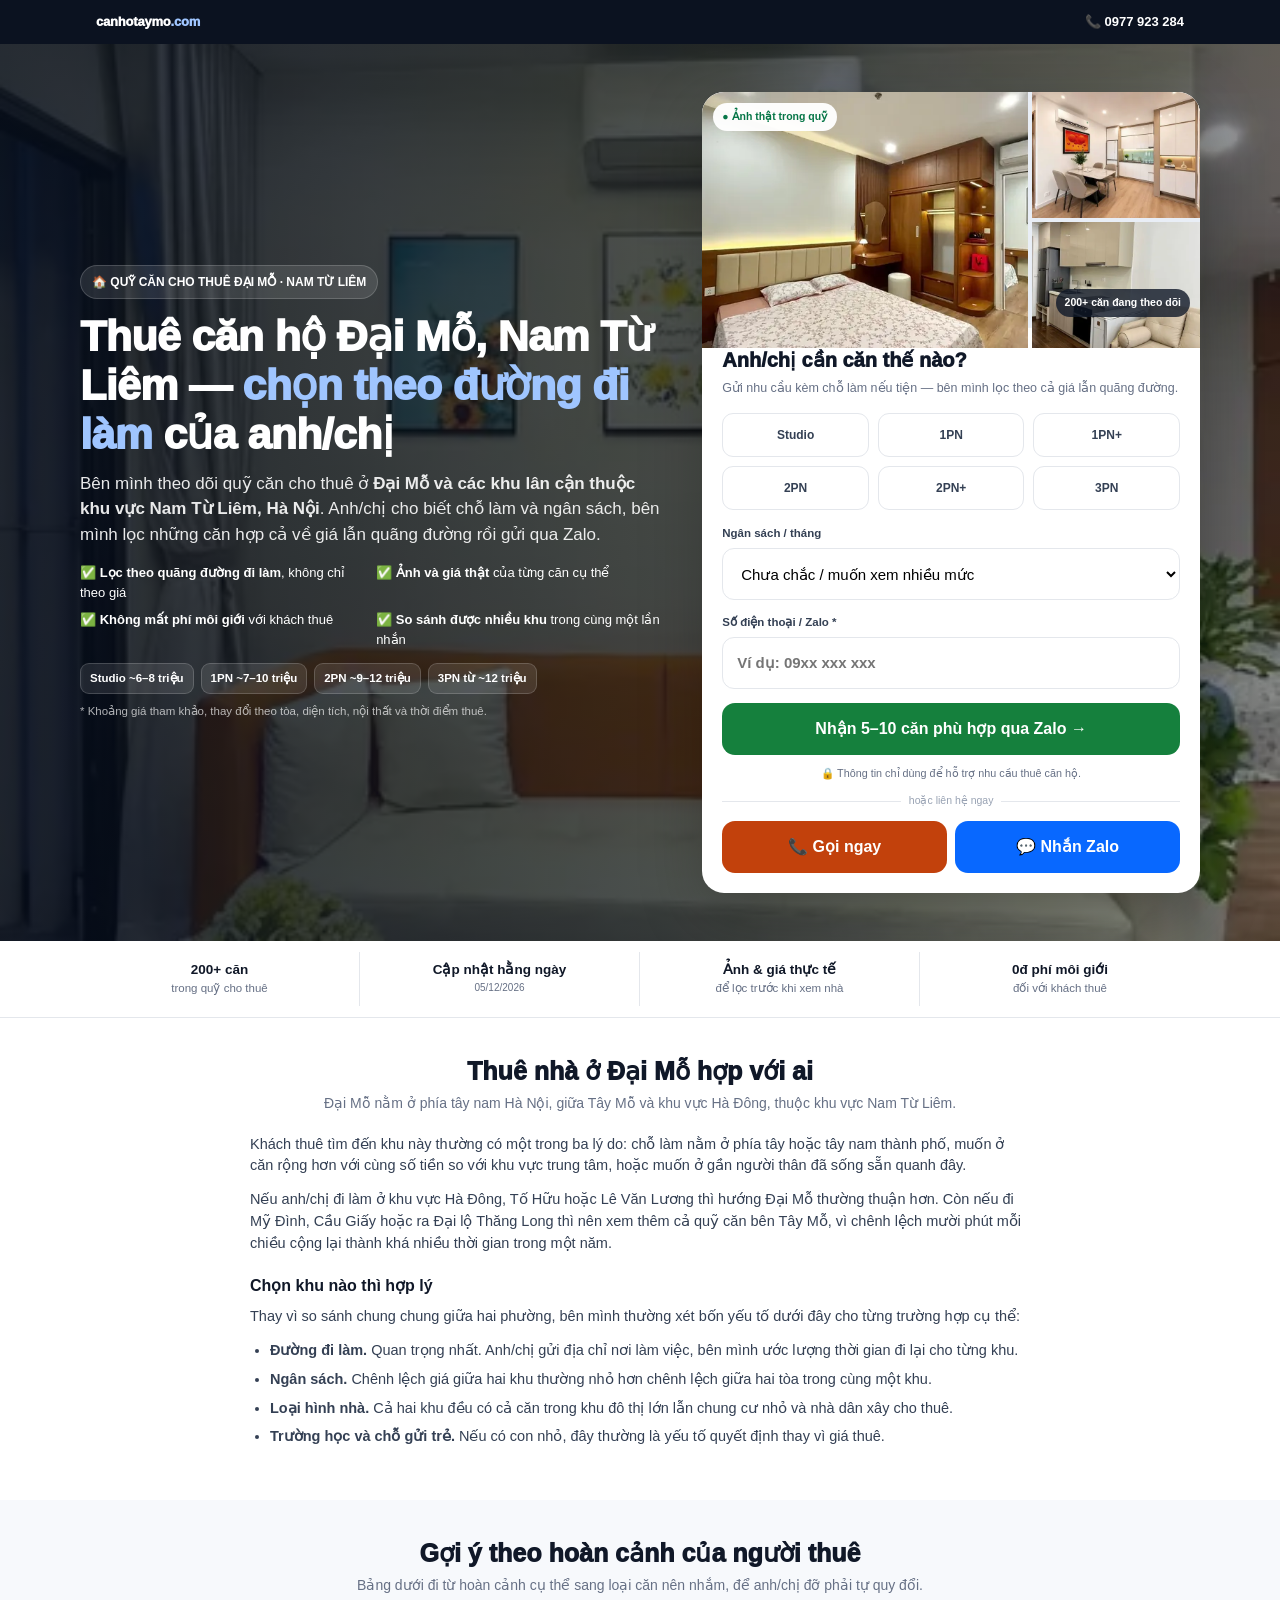
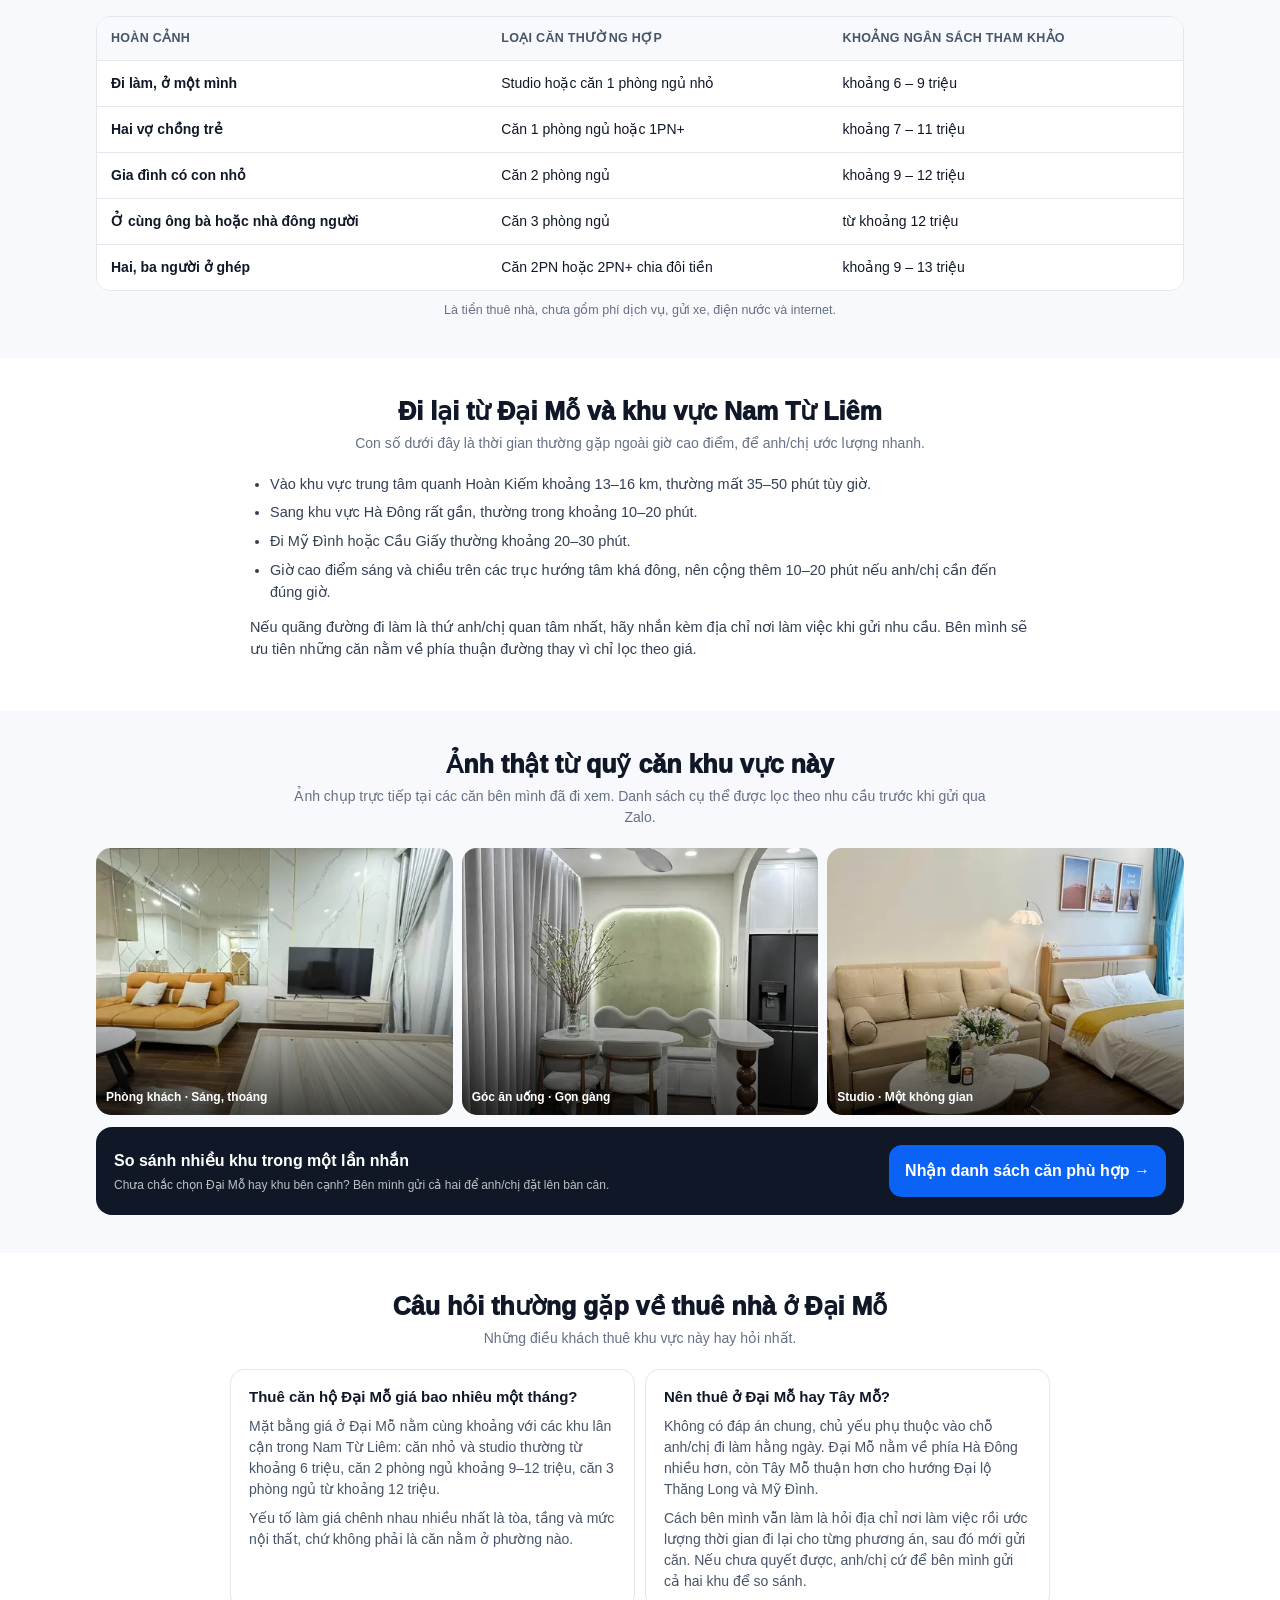
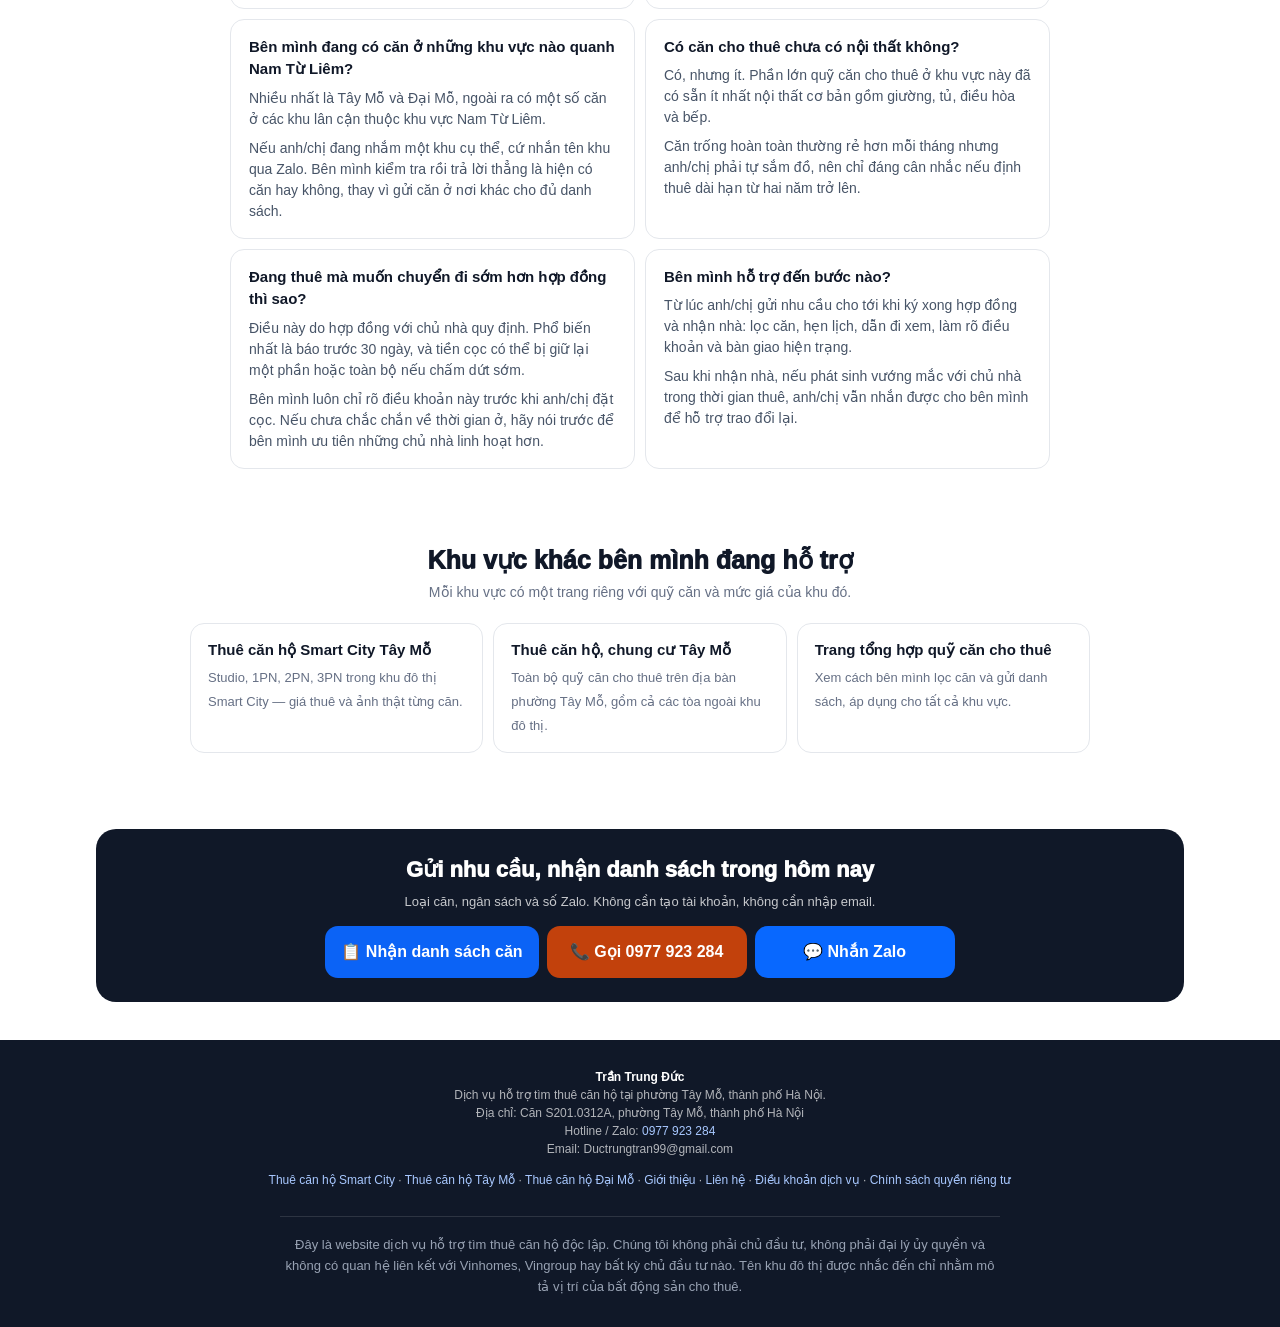
<file: thue-can-ho-dai-mo-nam-tu-liem/index.html>
<!DOCTYPE html>
<html lang="vi">
<head>
<meta charset="UTF-8">
<meta name="viewport" content="width=device-width,initial-scale=1">
<title>Thuê Căn Hộ Đại Mỗ, Nam Từ Liêm | Ảnh Thật, Giá Thật</title>
<meta name="description" content="Quỹ căn hộ, chung cư cho thuê tại Đại Mỗ và khu vực Nam Từ Liêm, Hà Nội. Studio, 1PN, 2PN, 3PN kèm ảnh thật, giá thuê thực tế, nhận danh sách nhanh qua Zalo.">
<link rel="canonical" href="https://canhotaymo.com/thue-can-ho-dai-mo-nam-tu-liem/">
<meta property="og:type" content="website">
<meta property="og:locale" content="vi_VN">
<meta property="og:url" content="https://canhotaymo.com/thue-can-ho-dai-mo-nam-tu-liem/">
<meta property="og:title" content="Thuê Căn Hộ Đại Mỗ, Nam Từ Liêm | Ảnh Thật, Giá Thật">
<meta property="og:description" content="Quỹ căn hộ, chung cư cho thuê tại Đại Mỗ và khu vực Nam Từ Liêm, Hà Nội. Studio, 1PN, 2PN, 3PN kèm ảnh thật, giá thuê thực tế, nhận danh sách nhanh qua Zalo.">
<meta property="og:image" content="https://canhotaymo.com/img/hero-desktop.jpg">
<meta property="og:image:width" content="1800">
<meta property="og:image:height" content="1013">
<meta name="theme-color" content="#0b1220">
<link rel="icon" href="/favicon.ico" sizes="any">
<link rel="icon" href="/favicon.svg" type="image/svg+xml">
<link rel="apple-touch-icon" href="/apple-touch-icon.png">
<link rel="stylesheet" href="/assets/site.css">
<script type="application/ld+json">
{
  "@context": "https://schema.org",
  "@type": "LocalBusiness",
  "name": "Canhotaymo — Dịch vụ hỗ trợ tìm thuê căn hộ",
  "url": "https://canhotaymo.com/",
  "telephone": "+84977923284",
  "image": "https://canhotaymo.com/img/hero-desktop.jpg",
  "areaServed": "Tây Mỗ, Đại Mỗ, Nam Từ Liêm, Hà Nội",
  "openingHours": "Mo-Su 07:00-21:00",
  "address": {
    "@type": "PostalAddress",
    "streetAddress": "Căn S201.0312A, phường Tây Mỗ",
    "addressLocality": "Tây Mỗ",
    "addressRegion": "Hà Nội",
    "addressCountry": "VN"
  }
}
</script>
<script type="application/ld+json">
{
  "@context": "https://schema.org",
  "@type": "FAQPage",
  "mainEntity": [
    {
      "@type": "Question",
      "name": "Thuê căn hộ Đại Mỗ giá bao nhiêu một tháng?",
      "acceptedAnswer": {
        "@type": "Answer",
        "text": "Mặt bằng giá ở Đại Mỗ nằm cùng khoảng với các khu lân cận trong Nam Từ Liêm: căn nhỏ và studio thường từ khoảng 6 triệu, căn 2 phòng ngủ khoảng 9–12 triệu, căn 3 phòng ngủ từ khoảng 12 triệu. Yếu tố làm giá chênh nhau nhiều nhất là tòa, tầng và mức nội thất, chứ không phải là căn nằm ở phường nào."
      }
    },
    {
      "@type": "Question",
      "name": "Nên thuê ở Đại Mỗ hay Tây Mỗ?",
      "acceptedAnswer": {
        "@type": "Answer",
        "text": "Không có đáp án chung, chủ yếu phụ thuộc vào chỗ anh/chị đi làm hằng ngày. Đại Mỗ nằm về phía Hà Đông nhiều hơn, còn Tây Mỗ thuận hơn cho hướng Đại lộ Thăng Long và Mỹ Đình. Cách bên mình vẫn làm là hỏi địa chỉ nơi làm việc rồi ước lượng thời gian đi lại cho từng phương án, sau đó mới gửi căn. Nếu chưa quyết được, anh/chị cứ để bên mình gửi cả hai khu để so sánh."
      }
    },
    {
      "@type": "Question",
      "name": "Bên mình đang có căn ở những khu vực nào quanh Nam Từ Liêm?",
      "acceptedAnswer": {
        "@type": "Answer",
        "text": "Nhiều nhất là Tây Mỗ và Đại Mỗ, ngoài ra có một số căn ở các khu lân cận thuộc khu vực Nam Từ Liêm. Nếu anh/chị đang nhắm một khu cụ thể, cứ nhắn tên khu qua Zalo. Bên mình kiểm tra rồi trả lời thẳng là hiện có căn hay không, thay vì gửi căn ở nơi khác cho đủ danh sách."
      }
    },
    {
      "@type": "Question",
      "name": "Có căn cho thuê chưa có nội thất không?",
      "acceptedAnswer": {
        "@type": "Answer",
        "text": "Có, nhưng ít. Phần lớn quỹ căn cho thuê ở khu vực này đã có sẵn ít nhất nội thất cơ bản gồm giường, tủ, điều hòa và bếp. Căn trống hoàn toàn thường rẻ hơn mỗi tháng nhưng anh/chị phải tự sắm đồ, nên chỉ đáng cân nhắc nếu định thuê dài hạn từ hai năm trở lên."
      }
    },
    {
      "@type": "Question",
      "name": "Đang thuê mà muốn chuyển đi sớm hơn hợp đồng thì sao?",
      "acceptedAnswer": {
        "@type": "Answer",
        "text": "Điều này do hợp đồng với chủ nhà quy định. Phổ biến nhất là báo trước 30 ngày, và tiền cọc có thể bị giữ lại một phần hoặc toàn bộ nếu chấm dứt sớm. Bên mình luôn chỉ rõ điều khoản này trước khi anh/chị đặt cọc. Nếu chưa chắc chắn về thời gian ở, hãy nói trước để bên mình ưu tiên những chủ nhà linh hoạt hơn."
      }
    },
    {
      "@type": "Question",
      "name": "Bên mình hỗ trợ đến bước nào?",
      "acceptedAnswer": {
        "@type": "Answer",
        "text": "Từ lúc anh/chị gửi nhu cầu cho tới khi ký xong hợp đồng và nhận nhà: lọc căn, hẹn lịch, dẫn đi xem, làm rõ điều khoản và bàn giao hiện trạng. Sau khi nhận nhà, nếu phát sinh vướng mắc với chủ nhà trong thời gian thuê, anh/chị vẫn nhắn được cho bên mình để hỗ trợ trao đổi lại."
      }
    }
  ]
}
</script>
</head>
<body data-page="dai-mo">
<div class="topbar"><div class="container topbar-in">
<a class="brand" href="/">canhotaymo<span>.com</span></a>
<a class="topbar-tel" href="tel:0977923284">&#128222; 0977 923 284</a>
</div></div>
<header class="hero">
<picture class="hero-bg">
<source media="(max-width:560px)" type="image/webp" srcset="/img/hero-mobile-480.webp 480w, /img/hero-mobile-768.webp 768w, /img/hero-mobile-900.webp 900w" sizes="100vw">
<source type="image/webp" srcset="/img/hero-desktop-768.webp 768w, /img/hero-desktop-1200.webp 1200w, /img/hero-desktop-1800.webp 1800w" sizes="100vw">
<img src="/img/hero-desktop-1200.webp" alt="Căn hộ đầy đủ nội thất cho thuê ở Đại Mỗ, khu vực Nam Từ Liêm, Hà Nội" width="1800" height="1013" fetchpriority="high" loading="eager" decoding="async">
</picture>
<div class="container hero-grid">
<div>
<div class="eyebrow">&#127968; QUỸ CĂN CHO THUÊ ĐẠI MỖ · NAM TỪ LIÊM</div>
<h1>Thuê căn hộ Đại Mỗ, Nam Từ Liêm — <span>chọn theo đường đi làm</span> của anh/chị</h1>
<p class="hero-sub">
Bên mình theo dõi quỹ căn cho thuê ở <strong>Đại Mỗ và các khu lân cận thuộc khu vực Nam Từ Liêm, Hà Nội</strong>.
Anh/chị cho biết chỗ làm và ngân sách, bên mình lọc những căn hợp cả về giá lẫn quãng đường rồi gửi qua Zalo.
</p>
<div class="benefits">
<div>✅ <b>Lọc theo quãng đường đi làm</b>, không chỉ theo giá</div>
<div>✅ <b>Ảnh và giá thật</b> của từng căn cụ thể</div>
<div>✅ <b>Không mất phí môi giới</b> với khách thuê</div>
<div>✅ <b>So sánh được nhiều khu</b> trong cùng một lần nhắn</div>
</div>
<div class="chips"><span>Studio ~6–8 triệu</span><span>1PN ~7–10 triệu</span><span>2PN ~9–12 triệu</span><span>3PN từ ~12 triệu</span></div>
<p class="note">* Khoảng giá tham khảo, thay đổi theo tòa, diện tích, nội thất và thời điểm thuê.</p>
</div>
<div class="card" id="form">
<div class="showcase" aria-label="Ảnh căn hộ thực tế trong quỹ căn">
<div class="main"><img src="/img/phong-ngu-01.webp" srcset="/img/phong-ngu-01-480.webp 480w, /img/phong-ngu-01.webp 900w" sizes="(max-width:680px) 50vw, 340px" alt="Phòng ngủ có giường đôi và tủ quần áo gỗ trong căn hộ cho thuê ở Đại Mỗ, khu vực Nam Từ Liêm, Hà Nội" width="900" height="675" loading="eager" fetchpriority="high"></div>
<div><img src="/img/can-dep-02-new.webp" srcset="/img/can-dep-02-new-480.webp 480w, /img/can-dep-02-new.webp 900w" sizes="(max-width:680px) 50vw, 340px" alt="Khu bếp và bàn ăn bốn chỗ trong căn hộ cho thuê đầy đủ nội thất ở Đại Mỗ, khu vực Nam Từ Liêm, Hà Nội" width="900" height="675" loading="lazy" decoding="async"></div>
<div><img src="/img/phong-khach-02.webp" srcset="/img/phong-khach-02-480.webp 480w, /img/phong-khach-02.webp 900w" sizes="(max-width:680px) 50vw, 340px" alt="Bếp mở liền phòng khách trong căn hộ cho thuê ở Đại Mỗ, khu vực Nam Từ Liêm, Hà Nội" width="900" height="675" loading="lazy" decoding="async"></div>
<span class="photo-tag">● Ảnh thật trong quỹ</span>
<span class="photo-count">200+ căn đang theo dõi</span>
</div>
<div class="lead">
<h2>Anh/chị cần căn thế nào?</h2>
<p class="desc">Gửi nhu cầu kèm chỗ làm nếu tiện — bên mình lọc theo cả giá lẫn quãng đường.</p>
<form data-lead-form novalidate>
<input type="text" name="website" tabindex="-1" autocomplete="off" aria-hidden="true" style="position:absolute;left:-9999px;opacity:0">
<input type="hidden" name="type">
<input type="hidden" name="source" value="Google Ads Landing Page V3">
<input type="hidden" name="form_location" value="hero">
<input type="hidden" name="source_page" value="dai-mo">
<input type="hidden" name="gclid">
<div class="types"><button type="button" class="type" data-type="Studio">Studio</button><button type="button" class="type" data-type="1PN">1PN</button><button type="button" class="type" data-type="1PN+">1PN+</button><button type="button" class="type" data-type="2PN">2PN</button><button type="button" class="type" data-type="2PN+">2PN+</button><button type="button" class="type" data-type="3PN">3PN</button></div>
<div class="group">
<label for="budget-dai-mo">Ngân sách / tháng</label>
<select id="budget-dai-mo" name="budget">
<option value="">Chưa chắc / muốn xem nhiều mức</option>
<option>Dưới 7 triệu</option><option>7-10 triệu</option><option>10-12 triệu</option><option>12-15 triệu</option><option>Trên 15 triệu</option>
</select>
</div>
<div class="group">
<label for="phone-dai-mo">Số điện thoại / Zalo *</label>
<input class="js-phone" type="tel" id="phone-dai-mo" name="phone" inputmode="numeric" autocomplete="tel" placeholder="Ví dụ: 09xx xxx xxx" required>
</div>
<button class="btn btn-green" type="submit" style="width:100%">Nhận 5–10 căn phù hợp qua Zalo →</button>
<p class="micro">&#128274; Thông tin chỉ dùng để hỗ trợ nhu cầu thuê căn hộ.</p>
<div class="or">hoặc liên hệ ngay</div>
<div class="dual">
<a class="btn btn-call" href="tel:0977923284">&#128222; Gọi ngay</a>
<a class="btn btn-zalo" href="https://zalo.me/0977923284" target="_blank" rel="noopener">&#128172; Nhắn Zalo</a>
</div>
<div class="status"></div>
</form>
</div>
</div>
</div>
</header>
<section class="trust"><div class="container trust-grid">
<div class="trust-item"><strong>200+ căn</strong>trong quỹ cho thuê</div>
<div class="trust-item"><strong>Cập nhật hằng ngày</strong><small class="js-today">Hôm nay</small></div>
<div class="trust-item"><strong>Ảnh &amp; giá thực tế</strong>để lọc trước khi xem nhà</div>
<div class="trust-item"><strong>0đ phí môi giới</strong>đối với khách thuê</div>
</div></section>
<main>

<section class="section" id="khu-vuc-nay"><div class="container">
<h2 class="title">Thuê nhà ở Đại Mỗ hợp với ai</h2>
<p class="sub">Đại Mỗ nằm ở phía tây nam Hà Nội, giữa Tây Mỗ và khu vực Hà Đông, thuộc khu vực Nam Từ Liêm.</p>
<div class="prose">
<p>Khách thuê tìm đến khu này thường có một trong ba lý do: chỗ làm nằm ở phía tây hoặc tây nam thành phố, muốn ở căn rộng hơn với cùng số tiền so với khu vực trung tâm, hoặc muốn ở gần người thân đã sống sẵn quanh đây.</p>
<p>Nếu anh/chị đi làm ở khu vực Hà Đông, Tố Hữu hoặc Lê Văn Lương thì hướng Đại Mỗ thường thuận hơn. Còn nếu đi Mỹ Đình, Cầu Giấy hoặc ra Đại lộ Thăng Long thì nên xem thêm cả quỹ căn bên <a href="/thue-can-ho-tay-mo/">Tây Mỗ</a>, vì chênh lệch mười phút mỗi chiều cộng lại thành khá nhiều thời gian trong một năm.</p>
<h3>Chọn khu nào thì hợp lý</h3>
<p>Thay vì so sánh chung chung giữa hai phường, bên mình thường xét bốn yếu tố dưới đây cho từng trường hợp cụ thể:</p>
<ul>
<li><b>Đường đi làm.</b> Quan trọng nhất. Anh/chị gửi địa chỉ nơi làm việc, bên mình ước lượng thời gian đi lại cho từng khu.</li>
<li><b>Ngân sách.</b> Chênh lệch giá giữa hai khu thường nhỏ hơn chênh lệch giữa hai tòa trong cùng một khu.</li>
<li><b>Loại hình nhà.</b> Cả hai khu đều có cả căn trong khu đô thị lớn lẫn chung cư nhỏ và nhà dân xây cho thuê.</li>
<li><b>Trường học và chỗ gửi trẻ.</b> Nếu có con nhỏ, đây thường là yếu tố quyết định thay vì giá thuê.</li>
</ul>
</div>
</div></section>

<section class="section alt" id="bang-gia"><div class="container">
<h2 class="title">Gợi ý theo hoàn cảnh của người thuê</h2>
<p class="sub">Bảng dưới đi từ hoàn cảnh cụ thể sang loại căn nên nhắm, để anh/chị đỡ phải tự quy đổi.</p>
<div class="table-wrap">
<table class="pricing">
<thead><tr><th>Hoàn cảnh</th><th>Loại căn thường hợp</th><th>Khoảng ngân sách tham khảo</th></tr></thead>
<tbody>
<!-- ⚠️ CHỦ WEBSITE KIỂM CHỨNG LẠI CÁC MỨC GIÁ NÀY THEO QUỸ CĂN THỰC TẾ. -->
<tr><td>Đi làm, ở một mình</td><td>Studio hoặc căn 1 phòng ngủ nhỏ</td><td>khoảng 6 – 9 triệu</td></tr>
<tr><td>Hai vợ chồng trẻ</td><td>Căn 1 phòng ngủ hoặc 1PN+</td><td>khoảng 7 – 11 triệu</td></tr>
<tr><td>Gia đình có con nhỏ</td><td>Căn 2 phòng ngủ</td><td>khoảng 9 – 12 triệu</td></tr>
<tr><td>Ở cùng ông bà hoặc nhà đông người</td><td>Căn 3 phòng ngủ</td><td>từ khoảng 12 triệu</td></tr>
<tr><td>Hai, ba người ở ghép</td><td>Căn 2PN hoặc 2PN+ chia đôi tiền</td><td>khoảng 9 – 13 triệu</td></tr>
</tbody>
</table>
</div>
<p class="table-note">Là tiền thuê nhà, chưa gồm phí dịch vụ, gửi xe, điện nước và internet.</p>
</div></section>

<section class="section" id="di-lai"><div class="container">
<h2 class="title">Đi lại từ Đại Mỗ và khu vực Nam Từ Liêm</h2>
<p class="sub">Con số dưới đây là thời gian thường gặp ngoài giờ cao điểm, để anh/chị ước lượng nhanh.</p>
<div class="prose">
<ul>
<li>Vào khu vực trung tâm quanh Hoàn Kiếm khoảng 13–16 km, thường mất 35–50 phút tùy giờ.</li>
<li>Sang khu vực Hà Đông rất gần, thường trong khoảng 10–20 phút.</li>
<li>Đi Mỹ Đình hoặc Cầu Giấy thường khoảng 20–30 phút.</li>
<li>Giờ cao điểm sáng và chiều trên các trục hướng tâm khá đông, nên cộng thêm 10–20 phút nếu anh/chị cần đến đúng giờ.</li>
</ul>
<p>Nếu quãng đường đi làm là thứ anh/chị quan tâm nhất, hãy nhắn kèm địa chỉ nơi làm việc khi gửi nhu cầu. Bên mình sẽ ưu tiên những căn nằm về phía thuận đường thay vì chỉ lọc theo giá.</p>
</div>
</div></section>

<section class="section alt" id="anh-thuc-te"><div class="container">
<h2 class="title">Ảnh thật từ quỹ căn khu vực này</h2>
<p class="sub">Ảnh chụp trực tiếp tại các căn bên mình đã đi xem. Danh sách cụ thể được lọc theo nhu cầu trước khi gửi qua Zalo.</p>
<div class="gallery"><a href="#form" class="gallery-item track-gallery"><img src="/img/can-dep-01-new.webp" srcset="/img/can-dep-01-new-480.webp 480w, /img/can-dep-01-new.webp 900w" sizes="(max-width:680px) 50vw, 340px" alt="Phòng khách căn hộ cho thuê với sofa, kệ tivi và tường ốp đá sáng ở Đại Mỗ, khu vực Nam Từ Liêm, Hà Nội" width="900" height="675" loading="lazy" decoding="async"><span class="cap">Phòng khách · Sáng, thoáng</span></a>
<a href="#form" class="gallery-item track-gallery"><img src="/img/phong-khach-01.webp" srcset="/img/phong-khach-01-480.webp 480w, /img/phong-khach-01.webp 900w" sizes="(max-width:680px) 50vw, 340px" alt="Góc bàn ăn và tủ lạnh trong căn hộ cho thuê ở Đại Mỗ, khu vực Nam Từ Liêm, Hà Nội" width="900" height="675" loading="lazy" decoding="async"><span class="cap">Góc ăn uống · Gọn gàng</span></a>
<a href="#form" class="gallery-item track-gallery"><img src="/img/can-1pn-01.webp" srcset="/img/can-1pn-01-480.webp 480w, /img/can-1pn-01.webp 900w" sizes="(max-width:680px) 50vw, 340px" alt="Căn studio cho thuê với giường ngủ và sofa trong cùng một không gian ở Đại Mỗ, khu vực Nam Từ Liêm, Hà Nội" width="900" height="675" loading="lazy" decoding="async"><span class="cap">Studio · Một không gian</span></a></div>
<div class="lock">
<div><strong>So sánh nhiều khu trong một lần nhắn</strong><p>Chưa chắc chọn Đại Mỗ hay khu bên cạnh? Bên mình gửi cả hai để anh/chị đặt lên bàn cân.</p></div>
<a href="#form" class="btn btn-blue track-lead-cta">Nhận danh sách căn phù hợp →</a>
</div>
</div></section>

<section class="section" id="faq"><div class="container">
<h2 class="title">Câu hỏi thường gặp về thuê nhà ở Đại Mỗ</h2>
<p class="sub">Những điều khách thuê khu vực này hay hỏi nhất.</p>
<div class="faq">
<div class="faq-item"><h3>Thuê căn hộ Đại Mỗ giá bao nhiêu một tháng?</h3>
<p>Mặt bằng giá ở Đại Mỗ nằm cùng khoảng với các khu lân cận trong Nam Từ Liêm: căn nhỏ và studio thường từ khoảng 6 triệu, căn 2 phòng ngủ khoảng 9–12 triệu, căn 3 phòng ngủ từ khoảng 12 triệu.</p>
<p>Yếu tố làm giá chênh nhau nhiều nhất là tòa, tầng và mức nội thất, chứ không phải là căn nằm ở phường nào.</p>
</div>
<div class="faq-item"><h3>Nên thuê ở Đại Mỗ hay Tây Mỗ?</h3>
<p>Không có đáp án chung, chủ yếu phụ thuộc vào chỗ anh/chị đi làm hằng ngày. Đại Mỗ nằm về phía Hà Đông nhiều hơn, còn Tây Mỗ thuận hơn cho hướng Đại lộ Thăng Long và Mỹ Đình.</p>
<p>Cách bên mình vẫn làm là hỏi địa chỉ nơi làm việc rồi ước lượng thời gian đi lại cho từng phương án, sau đó mới gửi căn. Nếu chưa quyết được, anh/chị cứ để bên mình gửi cả hai khu để so sánh.</p>
</div>
<div class="faq-item"><h3>Bên mình đang có căn ở những khu vực nào quanh Nam Từ Liêm?</h3>
<p>Nhiều nhất là Tây Mỗ và Đại Mỗ, ngoài ra có một số căn ở các khu lân cận thuộc khu vực Nam Từ Liêm.</p>
<p>Nếu anh/chị đang nhắm một khu cụ thể, cứ nhắn tên khu qua Zalo. Bên mình kiểm tra rồi trả lời thẳng là hiện có căn hay không, thay vì gửi căn ở nơi khác cho đủ danh sách.</p>
</div>
<div class="faq-item"><h3>Có căn cho thuê chưa có nội thất không?</h3>
<p>Có, nhưng ít. Phần lớn quỹ căn cho thuê ở khu vực này đã có sẵn ít nhất nội thất cơ bản gồm giường, tủ, điều hòa và bếp.</p>
<p>Căn trống hoàn toàn thường rẻ hơn mỗi tháng nhưng anh/chị phải tự sắm đồ, nên chỉ đáng cân nhắc nếu định thuê dài hạn từ hai năm trở lên.</p>
</div>
<div class="faq-item"><h3>Đang thuê mà muốn chuyển đi sớm hơn hợp đồng thì sao?</h3>
<p>Điều này do hợp đồng với chủ nhà quy định. Phổ biến nhất là báo trước 30 ngày, và tiền cọc có thể bị giữ lại một phần hoặc toàn bộ nếu chấm dứt sớm.</p>
<p>Bên mình luôn chỉ rõ điều khoản này trước khi anh/chị đặt cọc. Nếu chưa chắc chắn về thời gian ở, hãy nói trước để bên mình ưu tiên những chủ nhà linh hoạt hơn.</p>
</div>
<div class="faq-item"><h3>Bên mình hỗ trợ đến bước nào?</h3>
<p>Từ lúc anh/chị gửi nhu cầu cho tới khi ký xong hợp đồng và nhận nhà: lọc căn, hẹn lịch, dẫn đi xem, làm rõ điều khoản và bàn giao hiện trạng.</p>
<p>Sau khi nhận nhà, nếu phát sinh vướng mắc với chủ nhà trong thời gian thuê, anh/chị vẫn nhắn được cho bên mình để hỗ trợ trao đổi lại.</p>
</div>
</div>
</div></section>

<section class="section" id="khu-vuc"><div class="container">
<h2 class="title">Khu vực khác bên mình đang hỗ trợ</h2>
<p class="sub">Mỗi khu vực có một trang riêng với quỹ căn và mức giá của khu đó.</p>
<div class="areas"><a href="/thue-can-ho-smart-city/"><strong>Thuê căn hộ Smart City Tây Mỗ</strong><span>Studio, 1PN, 2PN, 3PN trong khu đô thị Smart City — giá thuê và ảnh thật từng căn.</span></a>
<a href="/thue-can-ho-tay-mo/"><strong>Thuê căn hộ, chung cư Tây Mỗ</strong><span>Toàn bộ quỹ căn cho thuê trên địa bàn phường Tây Mỗ, gồm cả các tòa ngoài khu đô thị.</span></a>
<a href="/"><strong>Trang tổng hợp quỹ căn cho thuê</strong><span>Xem cách bên mình lọc căn và gửi danh sách, áp dụng cho tất cả khu vực.</span></a></div>
</div></section>
<section class="section"><div class="container"><div class="cta">
<h2>Gửi nhu cầu, nhận danh sách trong hôm nay</h2>
<p>Loại căn, ngân sách và số Zalo. Không cần tạo tài khoản, không cần nhập email.</p>
<div class="cta-actions">
<a href="#form" class="btn btn-blue track-lead-cta">&#128203; Nhận danh sách căn</a>
<a href="tel:0977923284" class="btn btn-call">&#128222; Gọi 0977 923 284</a>
<a href="https://zalo.me/0977923284" target="_blank" rel="noopener" class="btn btn-zalo">&#128172; Nhắn Zalo</a>
</div>
</div></div></section>
</main>
<footer><div class="container">
<p><strong>Trần Trung Đức</strong></p>
<p>Dịch vụ hỗ trợ tìm thuê căn hộ tại phường Tây Mỗ, thành phố Hà Nội.</p>
<p>Địa chỉ: Căn S201.0312A, phường Tây Mỗ, thành phố Hà Nội</p>
<p>Hotline / Zalo: <a href="tel:0977923284">0977 923 284</a></p>
<p>Email: Ductrungtran99@gmail.com</p>
<p class="footer-nav">
<a href="/thue-can-ho-smart-city/">Thuê căn hộ Smart City</a> ·
<a href="/thue-can-ho-tay-mo/">Thuê căn hộ Tây Mỗ</a> ·
<a href="/thue-can-ho-dai-mo-nam-tu-liem/">Thuê căn hộ Đại Mỗ</a> ·
<a href="/gioi-thieu/">Giới thiệu</a> ·
<a href="/lien-he/">Liên hệ</a> ·
<a href="/dieu-khoan-dich-vu/">Điều khoản dịch vụ</a> ·
<a href="/chinh-sach-quyen-rieng-tu.html">Chính sách quyền riêng tư</a>
</p>
<p class="disclaimer">
Đây là website dịch vụ hỗ trợ tìm thuê căn hộ độc lập.
Chúng tôi không phải chủ đầu tư, không phải đại lý ủy quyền
và không có quan hệ liên kết với Vinhomes, Vingroup hay bất kỳ
chủ đầu tư nào. Tên khu đô thị được nhắc đến chỉ nhằm mô tả
vị trí của bất động sản cho thuê.
</p>
</div></footer>
<div class="sticky">
<a href="#form" class="btn btn-blue track-lead-cta">&#128203; Nhận căn</a>
<a href="tel:0977923284" class="btn btn-call">&#128222; Gọi ngay</a>
<a href="https://zalo.me/0977923284" target="_blank" rel="noopener" class="btn btn-zalo">&#128172; Zalo</a>
</div>
<script src="/assets/site.js" defer></script>
</body>
</html>
</file>
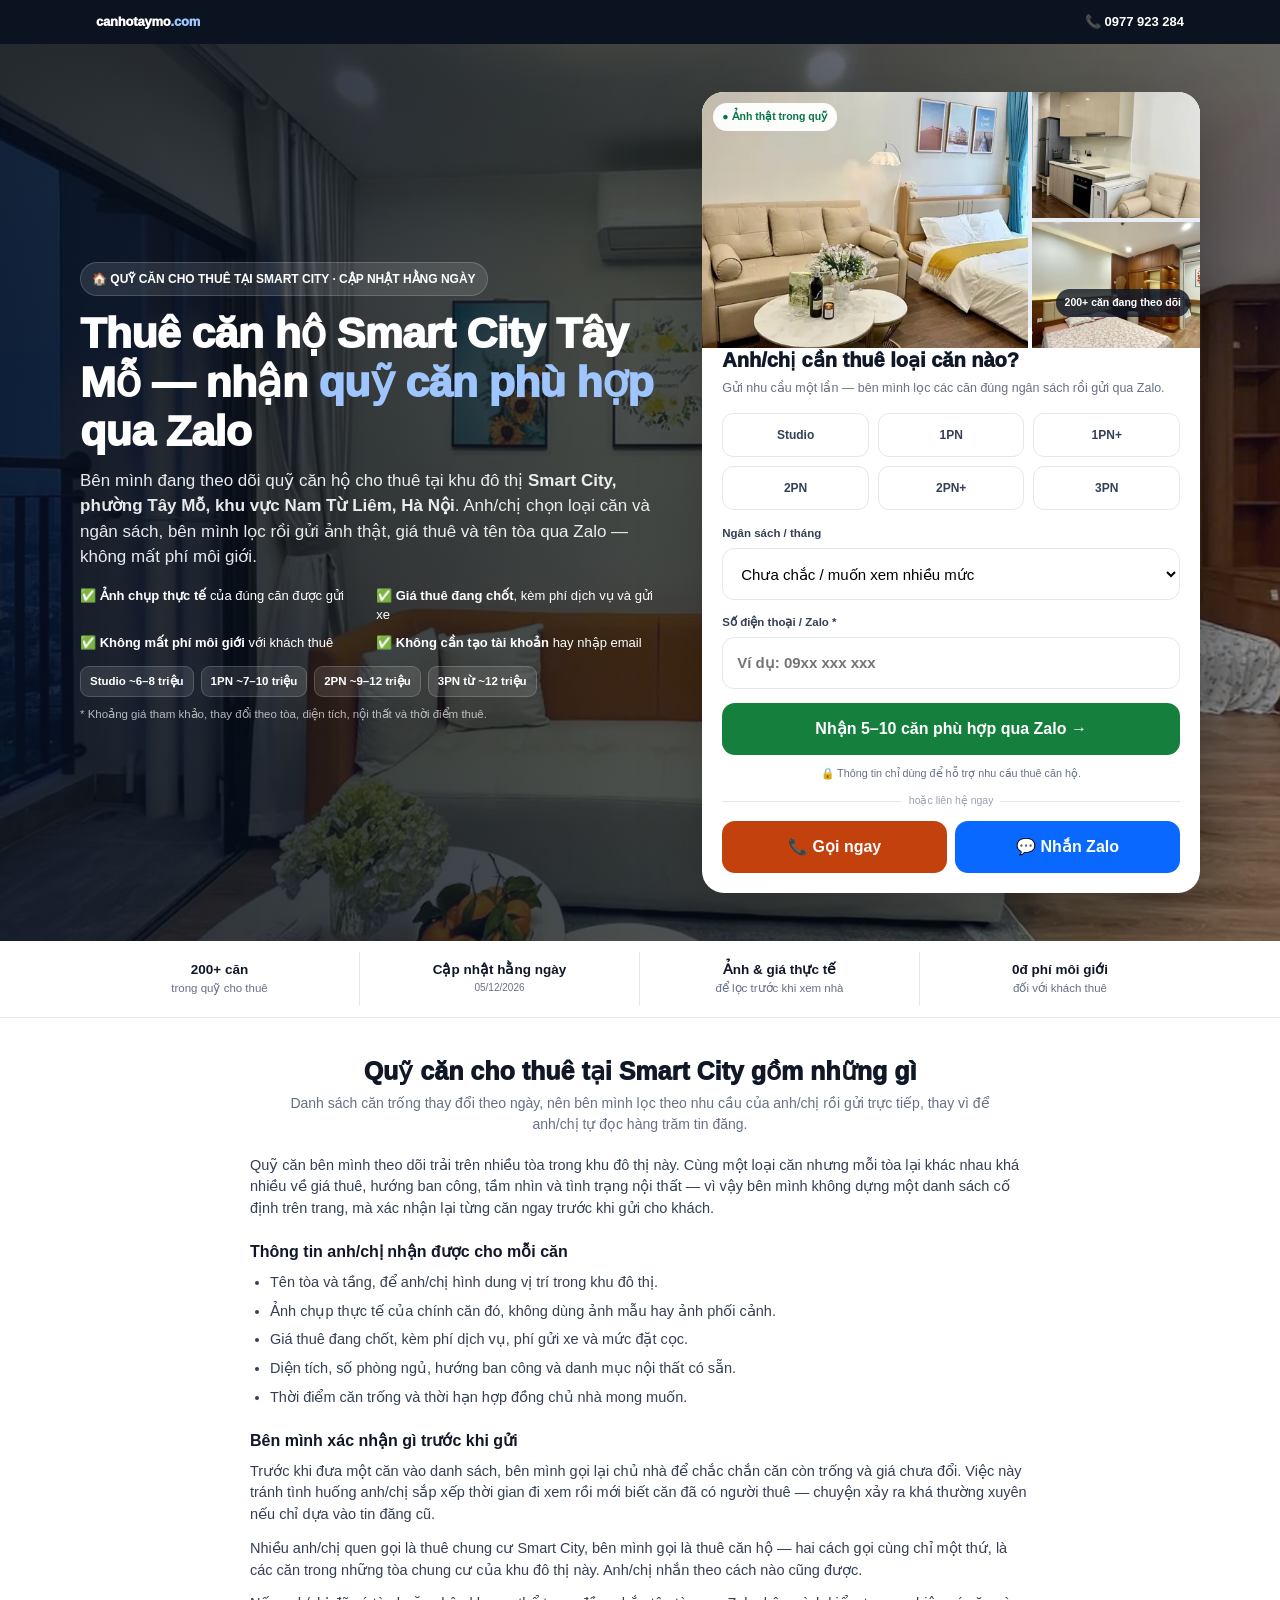
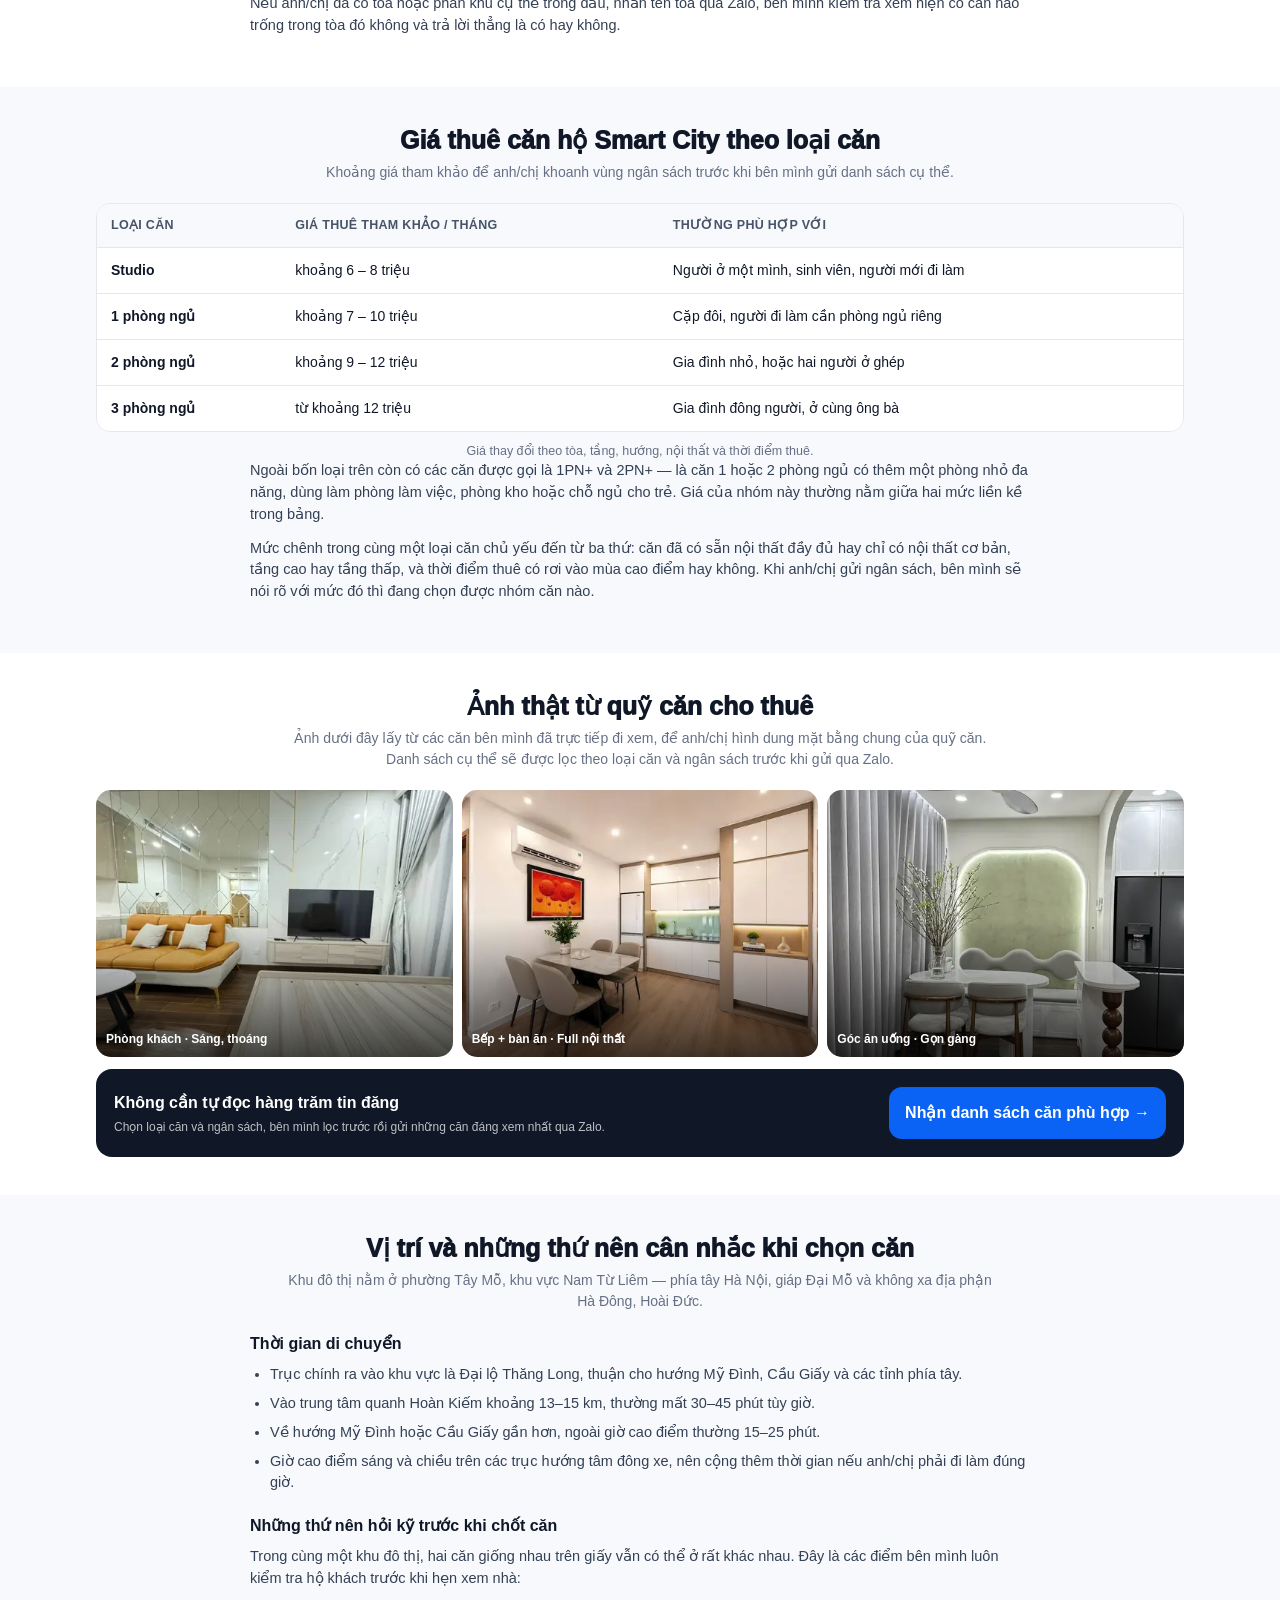
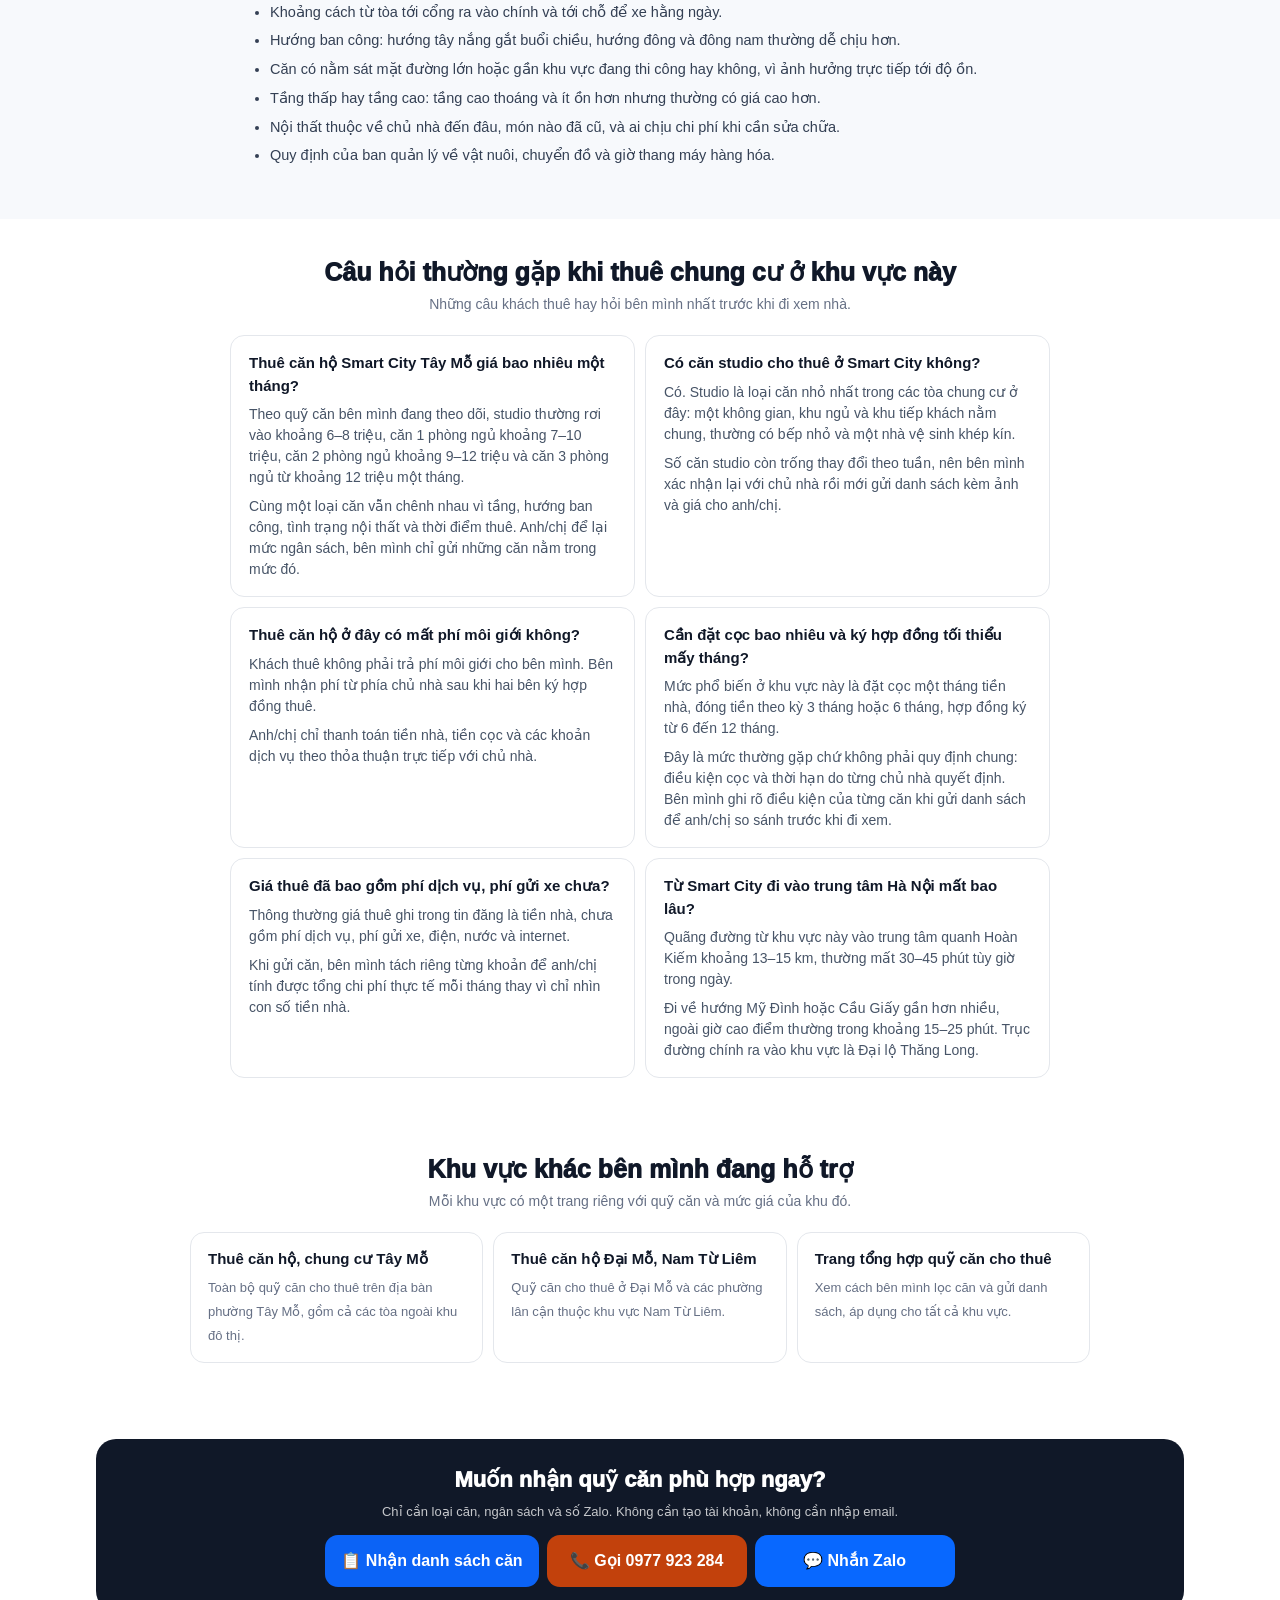
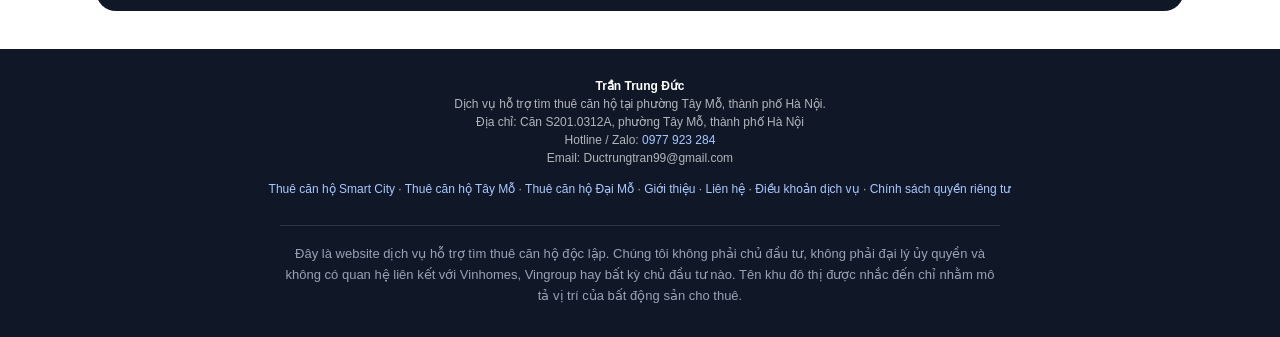
<file: thue-can-ho-smart-city/index.html>
<!DOCTYPE html>
<html lang="vi">
<head>
<meta charset="UTF-8">
<meta name="viewport" content="width=device-width,initial-scale=1">
<title>Thuê Căn Hộ Smart City Tây Mỗ | Ảnh Thật, Giá Thuê Thật</title>
<meta name="description" content="Quỹ căn hộ, chung cư cho thuê tại khu đô thị Smart City, Tây Mỗ, Nam Từ Liêm. Studio, 1PN, 2PN, 3PN — ảnh thật, giá thuê thực tế, nhận danh sách qua Zalo.">
<link rel="canonical" href="https://canhotaymo.com/thue-can-ho-smart-city/">
<meta property="og:type" content="website">
<meta property="og:locale" content="vi_VN">
<meta property="og:url" content="https://canhotaymo.com/thue-can-ho-smart-city/">
<meta property="og:title" content="Thuê Căn Hộ Smart City Tây Mỗ | Ảnh Thật, Giá Thuê Thật">
<meta property="og:description" content="Quỹ căn hộ, chung cư cho thuê tại khu đô thị Smart City, Tây Mỗ, Nam Từ Liêm. Studio, 1PN, 2PN, 3PN — ảnh thật, giá thuê thực tế, nhận danh sách qua Zalo.">
<meta property="og:image" content="https://canhotaymo.com/img/hero-desktop.jpg">
<meta property="og:image:width" content="1800">
<meta property="og:image:height" content="1013">
<meta name="theme-color" content="#0b1220">
<link rel="icon" href="/favicon.ico" sizes="any">
<link rel="icon" href="/favicon.svg" type="image/svg+xml">
<link rel="apple-touch-icon" href="/apple-touch-icon.png">
<link rel="stylesheet" href="/assets/site.css">
<script type="application/ld+json">
{
  "@context": "https://schema.org",
  "@type": "LocalBusiness",
  "name": "Canhotaymo — Dịch vụ hỗ trợ tìm thuê căn hộ",
  "url": "https://canhotaymo.com/",
  "telephone": "+84977923284",
  "image": "https://canhotaymo.com/img/hero-desktop.jpg",
  "areaServed": "Tây Mỗ, Đại Mỗ, Nam Từ Liêm, Hà Nội",
  "openingHours": "Mo-Su 07:00-21:00",
  "address": {
    "@type": "PostalAddress",
    "streetAddress": "Căn S201.0312A, phường Tây Mỗ",
    "addressLocality": "Tây Mỗ",
    "addressRegion": "Hà Nội",
    "addressCountry": "VN"
  }
}
</script>
<script type="application/ld+json">
{
  "@context": "https://schema.org",
  "@type": "FAQPage",
  "mainEntity": [
    {
      "@type": "Question",
      "name": "Thuê căn hộ Smart City Tây Mỗ giá bao nhiêu một tháng?",
      "acceptedAnswer": {
        "@type": "Answer",
        "text": "Theo quỹ căn bên mình đang theo dõi, studio thường rơi vào khoảng 6–8 triệu, căn 1 phòng ngủ khoảng 7–10 triệu, căn 2 phòng ngủ khoảng 9–12 triệu và căn 3 phòng ngủ từ khoảng 12 triệu một tháng. Cùng một loại căn vẫn chênh nhau vì tầng, hướng ban công, tình trạng nội thất và thời điểm thuê. Anh/chị để lại mức ngân sách, bên mình chỉ gửi những căn nằm trong mức đó."
      }
    },
    {
      "@type": "Question",
      "name": "Có căn studio cho thuê ở Smart City không?",
      "acceptedAnswer": {
        "@type": "Answer",
        "text": "Có. Studio là loại căn nhỏ nhất trong các tòa chung cư ở đây: một không gian, khu ngủ và khu tiếp khách nằm chung, thường có bếp nhỏ và một nhà vệ sinh khép kín. Số căn studio còn trống thay đổi theo tuần, nên bên mình xác nhận lại với chủ nhà rồi mới gửi danh sách kèm ảnh và giá cho anh/chị."
      }
    },
    {
      "@type": "Question",
      "name": "Thuê căn hộ ở đây có mất phí môi giới không?",
      "acceptedAnswer": {
        "@type": "Answer",
        "text": "Khách thuê không phải trả phí môi giới cho bên mình. Bên mình nhận phí từ phía chủ nhà sau khi hai bên ký hợp đồng thuê. Anh/chị chỉ thanh toán tiền nhà, tiền cọc và các khoản dịch vụ theo thỏa thuận trực tiếp với chủ nhà."
      }
    },
    {
      "@type": "Question",
      "name": "Cần đặt cọc bao nhiêu và ký hợp đồng tối thiểu mấy tháng?",
      "acceptedAnswer": {
        "@type": "Answer",
        "text": "Mức phổ biến ở khu vực này là đặt cọc một tháng tiền nhà, đóng tiền theo kỳ 3 tháng hoặc 6 tháng, hợp đồng ký từ 6 đến 12 tháng. Đây là mức thường gặp chứ không phải quy định chung: điều kiện cọc và thời hạn do từng chủ nhà quyết định. Bên mình ghi rõ điều kiện của từng căn khi gửi danh sách để anh/chị so sánh trước khi đi xem."
      }
    },
    {
      "@type": "Question",
      "name": "Giá thuê đã bao gồm phí dịch vụ, phí gửi xe chưa?",
      "acceptedAnswer": {
        "@type": "Answer",
        "text": "Thông thường giá thuê ghi trong tin đăng là tiền nhà, chưa gồm phí dịch vụ, phí gửi xe, điện, nước và internet. Khi gửi căn, bên mình tách riêng từng khoản để anh/chị tính được tổng chi phí thực tế mỗi tháng thay vì chỉ nhìn con số tiền nhà."
      }
    },
    {
      "@type": "Question",
      "name": "Từ Smart City đi vào trung tâm Hà Nội mất bao lâu?",
      "acceptedAnswer": {
        "@type": "Answer",
        "text": "Quãng đường từ khu vực này vào trung tâm quanh Hoàn Kiếm khoảng 13–15 km, thường mất 30–45 phút tùy giờ trong ngày. Đi về hướng Mỹ Đình hoặc Cầu Giấy gần hơn nhiều, ngoài giờ cao điểm thường trong khoảng 15–25 phút. Trục đường chính ra vào khu vực là Đại lộ Thăng Long."
      }
    }
  ]
}
</script>
</head>
<body data-page="smart-city">
<div class="topbar"><div class="container topbar-in">
<a class="brand" href="/">canhotaymo<span>.com</span></a>
<a class="topbar-tel" href="tel:0977923284">&#128222; 0977 923 284</a>
</div></div>
<header class="hero">
<picture class="hero-bg">
<source media="(max-width:560px)" type="image/webp" srcset="/img/hero-mobile-480.webp 480w, /img/hero-mobile-768.webp 768w, /img/hero-mobile-900.webp 900w" sizes="100vw">
<source type="image/webp" srcset="/img/hero-desktop-768.webp 768w, /img/hero-desktop-1200.webp 1200w, /img/hero-desktop-1800.webp 1800w" sizes="100vw">
<img src="/img/hero-desktop-1200.webp" alt="Căn hộ đầy đủ nội thất cho thuê tại khu đô thị Smart City, Tây Mỗ, Hà Nội" width="1800" height="1013" fetchpriority="high" loading="eager" decoding="async">
</picture>
<div class="container hero-grid">
<div>
<div class="eyebrow">&#127968; QUỸ CĂN CHO THUÊ TẠI SMART CITY · CẬP NHẬT HẰNG NGÀY</div>
<h1>Thuê căn hộ Smart City Tây Mỗ — nhận <span>quỹ căn phù hợp</span> qua Zalo</h1>
<p class="hero-sub">
Bên mình đang theo dõi quỹ căn hộ cho thuê tại khu đô thị
<strong>Smart City, phường Tây Mỗ, khu vực Nam Từ Liêm, Hà Nội</strong>.
Anh/chị chọn loại căn và ngân sách, bên mình lọc rồi gửi ảnh thật,
giá thuê và tên tòa qua Zalo — không mất phí môi giới.
</p>
<div class="benefits">
<div>✅ <b>Ảnh chụp thực tế</b> của đúng căn được gửi</div>
<div>✅ <b>Giá thuê đang chốt</b>, kèm phí dịch vụ và gửi xe</div>
<div>✅ <b>Không mất phí môi giới</b> với khách thuê</div>
<div>✅ <b>Không cần tạo tài khoản</b> hay nhập email</div>
</div>
<div class="chips"><span>Studio ~6–8 triệu</span><span>1PN ~7–10 triệu</span><span>2PN ~9–12 triệu</span><span>3PN từ ~12 triệu</span></div>
<p class="note">* Khoảng giá tham khảo, thay đổi theo tòa, diện tích, nội thất và thời điểm thuê.</p>
</div>
<div class="card" id="form">
<div class="showcase" aria-label="Ảnh căn hộ thực tế trong quỹ căn">
<div class="main"><img src="/img/can-1pn-01.webp" srcset="/img/can-1pn-01-480.webp 480w, /img/can-1pn-01.webp 900w" sizes="(max-width:680px) 50vw, 340px" alt="Căn studio cho thuê với giường ngủ và sofa trong cùng một không gian tại khu đô thị Smart City, Tây Mỗ, Hà Nội" width="900" height="675" loading="eager" fetchpriority="high"></div>
<div><img src="/img/phong-khach-02.webp" srcset="/img/phong-khach-02-480.webp 480w, /img/phong-khach-02.webp 900w" sizes="(max-width:680px) 50vw, 340px" alt="Bếp mở liền phòng khách trong căn hộ cho thuê tại khu đô thị Smart City, Tây Mỗ, Hà Nội" width="900" height="675" loading="lazy" decoding="async"></div>
<div><img src="/img/phong-ngu-01.webp" srcset="/img/phong-ngu-01-480.webp 480w, /img/phong-ngu-01.webp 900w" sizes="(max-width:680px) 50vw, 340px" alt="Phòng ngủ có giường đôi và tủ quần áo gỗ trong căn hộ cho thuê tại khu đô thị Smart City, Tây Mỗ, Hà Nội" width="900" height="675" loading="lazy" decoding="async"></div>
<span class="photo-tag">● Ảnh thật trong quỹ</span>
<span class="photo-count">200+ căn đang theo dõi</span>
</div>
<div class="lead">
<h2>Anh/chị cần thuê loại căn nào?</h2>
<p class="desc">Gửi nhu cầu một lần — bên mình lọc các căn đúng ngân sách rồi gửi qua Zalo.</p>
<form data-lead-form novalidate>
<input type="text" name="website" tabindex="-1" autocomplete="off" aria-hidden="true" style="position:absolute;left:-9999px;opacity:0">
<input type="hidden" name="type">
<input type="hidden" name="source" value="Google Ads Landing Page V3">
<input type="hidden" name="form_location" value="hero">
<input type="hidden" name="source_page" value="smart-city">
<input type="hidden" name="gclid">
<div class="types"><button type="button" class="type" data-type="Studio">Studio</button><button type="button" class="type" data-type="1PN">1PN</button><button type="button" class="type" data-type="1PN+">1PN+</button><button type="button" class="type" data-type="2PN">2PN</button><button type="button" class="type" data-type="2PN+">2PN+</button><button type="button" class="type" data-type="3PN">3PN</button></div>
<div class="group">
<label for="budget-smart-city">Ngân sách / tháng</label>
<select id="budget-smart-city" name="budget">
<option value="">Chưa chắc / muốn xem nhiều mức</option>
<option>Dưới 7 triệu</option><option>7-10 triệu</option><option>10-12 triệu</option><option>12-15 triệu</option><option>Trên 15 triệu</option>
</select>
</div>
<div class="group">
<label for="phone-smart-city">Số điện thoại / Zalo *</label>
<input class="js-phone" type="tel" id="phone-smart-city" name="phone" inputmode="numeric" autocomplete="tel" placeholder="Ví dụ: 09xx xxx xxx" required>
</div>
<button class="btn btn-green" type="submit" style="width:100%">Nhận 5–10 căn phù hợp qua Zalo →</button>
<p class="micro">&#128274; Thông tin chỉ dùng để hỗ trợ nhu cầu thuê căn hộ.</p>
<div class="or">hoặc liên hệ ngay</div>
<div class="dual">
<a class="btn btn-call" href="tel:0977923284">&#128222; Gọi ngay</a>
<a class="btn btn-zalo" href="https://zalo.me/0977923284" target="_blank" rel="noopener">&#128172; Nhắn Zalo</a>
</div>
<div class="status"></div>
</form>
</div>
</div>
</div>
</header>
<section class="trust"><div class="container trust-grid">
<div class="trust-item"><strong>200+ căn</strong>trong quỹ cho thuê</div>
<div class="trust-item"><strong>Cập nhật hằng ngày</strong><small class="js-today">Hôm nay</small></div>
<div class="trust-item"><strong>Ảnh &amp; giá thực tế</strong>để lọc trước khi xem nhà</div>
<div class="trust-item"><strong>0đ phí môi giới</strong>đối với khách thuê</div>
</div></section>
<main>

<section class="section" id="quy-can"><div class="container">
<h2 class="title">Quỹ căn cho thuê tại Smart City gồm những gì</h2>
<p class="sub">Danh sách căn trống thay đổi theo ngày, nên bên mình lọc theo nhu cầu của anh/chị rồi gửi trực tiếp, thay vì để anh/chị tự đọc hàng trăm tin đăng.</p>
<div class="prose">
<p>Quỹ căn bên mình theo dõi trải trên nhiều tòa trong khu đô thị này. Cùng một loại căn nhưng mỗi tòa lại khác nhau khá nhiều về giá thuê, hướng ban công, tầm nhìn và tình trạng nội thất — vì vậy bên mình không dựng một danh sách cố định trên trang, mà xác nhận lại từng căn ngay trước khi gửi cho khách.</p>
<h3>Thông tin anh/chị nhận được cho mỗi căn</h3>
<ul>
<li>Tên tòa và tầng, để anh/chị hình dung vị trí trong khu đô thị.</li>
<li>Ảnh chụp thực tế của chính căn đó, không dùng ảnh mẫu hay ảnh phối cảnh.</li>
<li>Giá thuê đang chốt, kèm phí dịch vụ, phí gửi xe và mức đặt cọc.</li>
<li>Diện tích, số phòng ngủ, hướng ban công và danh mục nội thất có sẵn.</li>
<li>Thời điểm căn trống và thời hạn hợp đồng chủ nhà mong muốn.</li>
</ul>
<h3>Bên mình xác nhận gì trước khi gửi</h3>
<p>Trước khi đưa một căn vào danh sách, bên mình gọi lại chủ nhà để chắc chắn căn còn trống và giá chưa đổi. Việc này tránh tình huống anh/chị sắp xếp thời gian đi xem rồi mới biết căn đã có người thuê — chuyện xảy ra khá thường xuyên nếu chỉ dựa vào tin đăng cũ.</p>
<p>Nhiều anh/chị quen gọi là thuê chung cư Smart City, bên mình gọi là thuê căn hộ — hai cách gọi cùng chỉ một thứ, là các căn trong những tòa chung cư của khu đô thị này. Anh/chị nhắn theo cách nào cũng được.</p>
<p>Nếu anh/chị đã có tòa hoặc phân khu cụ thể trong đầu, nhắn tên tòa qua Zalo, bên mình kiểm tra xem hiện có căn nào trống trong tòa đó không và trả lời thẳng là có hay không.</p>
<!-- ⚠️ CHỦ WEBSITE ĐIỀN: chỉ liệt kê tòa THỰC SỰ có căn trong quỹ.
     Liệt kê tòa không có căn là quảng cáo sai sự thật, vi phạm chính sách
     Google Ads (Misrepresentation). Bỏ cặp dấu chú thích để hiện khối dưới đây:
<h3>Các tòa đang có căn trong quỹ</h3>
<ul class="toa-list">
<li><a href="#form">Tòa [TÊN TÒA] — [số] căn trong quỹ</a></li>
<li><a href="#form">Tòa [TÊN TÒA] — [số] căn trong quỹ</a></li>
</ul>
-->
</div>
</div></section>

<section class="section alt" id="bang-gia"><div class="container">
<h2 class="title">Giá thuê căn hộ Smart City theo loại căn</h2>
<p class="sub">Khoảng giá tham khảo để anh/chị khoanh vùng ngân sách trước khi bên mình gửi danh sách cụ thể.</p>
<div class="table-wrap">
<table class="pricing">
<thead><tr><th>Loại căn</th><th>Giá thuê tham khảo / tháng</th><th>Thường phù hợp với</th></tr></thead>
<tbody>
<!-- ⚠️ CHỦ WEBSITE KIỂM CHỨNG LẠI TOÀN BỘ SỐ LIỆU TRONG BẢNG NÀY TRƯỚC KHI CHẠY QUẢNG CÁO.
     Có thể bổ sung thêm cột "Diện tích" khi đã có số m² chính xác của từng loại căn. -->
<tr><td>Studio</td><td>khoảng 6 – 8 triệu</td><td>Người ở một mình, sinh viên, người mới đi làm</td></tr>
<tr><td>1 phòng ngủ</td><td>khoảng 7 – 10 triệu</td><td>Cặp đôi, người đi làm cần phòng ngủ riêng</td></tr>
<tr><td>2 phòng ngủ</td><td>khoảng 9 – 12 triệu</td><td>Gia đình nhỏ, hoặc hai người ở ghép</td></tr>
<tr><td>3 phòng ngủ</td><td>từ khoảng 12 triệu</td><td>Gia đình đông người, ở cùng ông bà</td></tr>
</tbody>
</table>
</div>
<p class="table-note">Giá thay đổi theo tòa, tầng, hướng, nội thất và thời điểm thuê.</p>
<div class="prose">
<p>Ngoài bốn loại trên còn có các căn được gọi là 1PN+ và 2PN+ — là căn 1 hoặc 2 phòng ngủ có thêm một phòng nhỏ đa năng, dùng làm phòng làm việc, phòng kho hoặc chỗ ngủ cho trẻ. Giá của nhóm này thường nằm giữa hai mức liền kề trong bảng.</p>
<p>Mức chênh trong cùng một loại căn chủ yếu đến từ ba thứ: căn đã có sẵn nội thất đầy đủ hay chỉ có nội thất cơ bản, tầng cao hay tầng thấp, và thời điểm thuê có rơi vào mùa cao điểm hay không. Khi anh/chị gửi ngân sách, bên mình sẽ nói rõ với mức đó thì đang chọn được nhóm căn nào.</p>
</div>
</div></section>

<section class="section" id="anh-thuc-te"><div class="container">
<h2 class="title">Ảnh thật từ quỹ căn cho thuê</h2>
<p class="sub">Ảnh dưới đây lấy từ các căn bên mình đã trực tiếp đi xem, để anh/chị hình dung mặt bằng chung của quỹ căn. Danh sách cụ thể sẽ được lọc theo loại căn và ngân sách trước khi gửi qua Zalo.</p>
<div class="gallery"><a href="#form" class="gallery-item track-gallery"><img src="/img/can-dep-01-new.webp" srcset="/img/can-dep-01-new-480.webp 480w, /img/can-dep-01-new.webp 900w" sizes="(max-width:680px) 50vw, 340px" alt="Phòng khách căn hộ cho thuê với sofa, kệ tivi và tường ốp đá sáng tại khu đô thị Smart City, Tây Mỗ, Hà Nội" width="900" height="675" loading="lazy" decoding="async"><span class="cap">Phòng khách · Sáng, thoáng</span></a>
<a href="#form" class="gallery-item track-gallery"><img src="/img/can-dep-02-new.webp" srcset="/img/can-dep-02-new-480.webp 480w, /img/can-dep-02-new.webp 900w" sizes="(max-width:680px) 50vw, 340px" alt="Khu bếp và bàn ăn bốn chỗ trong căn hộ cho thuê đầy đủ nội thất tại khu đô thị Smart City, Tây Mỗ, Hà Nội" width="900" height="675" loading="lazy" decoding="async"><span class="cap">Bếp + bàn ăn · Full nội thất</span></a>
<a href="#form" class="gallery-item track-gallery"><img src="/img/phong-khach-01.webp" srcset="/img/phong-khach-01-480.webp 480w, /img/phong-khach-01.webp 900w" sizes="(max-width:680px) 50vw, 340px" alt="Góc bàn ăn và tủ lạnh trong căn hộ cho thuê tại khu đô thị Smart City, Tây Mỗ, Hà Nội" width="900" height="675" loading="lazy" decoding="async"><span class="cap">Góc ăn uống · Gọn gàng</span></a></div>
<div class="lock">
<div><strong>Không cần tự đọc hàng trăm tin đăng</strong><p>Chọn loại căn và ngân sách, bên mình lọc trước rồi gửi những căn đáng xem nhất qua Zalo.</p></div>
<a href="#form" class="btn btn-blue track-lead-cta">Nhận danh sách căn phù hợp →</a>
</div>
</div></section>

<section class="section alt" id="tien-ich"><div class="container">
<h2 class="title">Vị trí và những thứ nên cân nhắc khi chọn căn</h2>
<p class="sub">Khu đô thị nằm ở phường Tây Mỗ, khu vực Nam Từ Liêm — phía tây Hà Nội, giáp Đại Mỗ và không xa địa phận Hà Đông, Hoài Đức.</p>
<div class="prose">
<h3>Thời gian di chuyển</h3>
<ul>
<li>Trục chính ra vào khu vực là Đại lộ Thăng Long, thuận cho hướng Mỹ Đình, Cầu Giấy và các tỉnh phía tây.</li>
<li>Vào trung tâm quanh Hoàn Kiếm khoảng 13–15 km, thường mất 30–45 phút tùy giờ.</li>
<li>Về hướng Mỹ Đình hoặc Cầu Giấy gần hơn, ngoài giờ cao điểm thường 15–25 phút.</li>
<li>Giờ cao điểm sáng và chiều trên các trục hướng tâm đông xe, nên cộng thêm thời gian nếu anh/chị phải đi làm đúng giờ.</li>
</ul>
<h3>Những thứ nên hỏi kỹ trước khi chốt căn</h3>
<p>Trong cùng một khu đô thị, hai căn giống nhau trên giấy vẫn có thể ở rất khác nhau. Đây là các điểm bên mình luôn kiểm tra hộ khách trước khi hẹn xem nhà:</p>
<ul>
<li>Khoảng cách từ tòa tới cổng ra vào chính và tới chỗ để xe hằng ngày.</li>
<li>Hướng ban công: hướng tây nắng gắt buổi chiều, hướng đông và đông nam thường dễ chịu hơn.</li>
<li>Căn có nằm sát mặt đường lớn hoặc gần khu vực đang thi công hay không, vì ảnh hưởng trực tiếp tới độ ồn.</li>
<li>Tầng thấp hay tầng cao: tầng cao thoáng và ít ồn hơn nhưng thường có giá cao hơn.</li>
<li>Nội thất thuộc về chủ nhà đến đâu, món nào đã cũ, và ai chịu chi phí khi cần sửa chữa.</li>
<li>Quy định của ban quản lý về vật nuôi, chuyển đồ và giờ thang máy hàng hóa.</li>
</ul>
<!-- ⚠️ CHỦ WEBSITE BỔ SUNG: tên trường học, siêu thị, phòng khám cụ thể quanh khu vực.
     Chỉ ghi những nơi đã tự kiểm chứng, tránh mô tả sai gây rủi ro với Google Ads. -->
</div>
</div></section>

<section class="section" id="faq"><div class="container">
<h2 class="title">Câu hỏi thường gặp khi thuê chung cư ở khu vực này</h2>
<p class="sub">Những câu khách thuê hay hỏi bên mình nhất trước khi đi xem nhà.</p>
<div class="faq">
<div class="faq-item"><h3>Thuê căn hộ Smart City Tây Mỗ giá bao nhiêu một tháng?</h3>
<p>Theo quỹ căn bên mình đang theo dõi, studio thường rơi vào khoảng 6–8 triệu, căn 1 phòng ngủ khoảng 7–10 triệu, căn 2 phòng ngủ khoảng 9–12 triệu và căn 3 phòng ngủ từ khoảng 12 triệu một tháng.</p>
<p>Cùng một loại căn vẫn chênh nhau vì tầng, hướng ban công, tình trạng nội thất và thời điểm thuê. Anh/chị để lại mức ngân sách, bên mình chỉ gửi những căn nằm trong mức đó.</p>
</div>
<div class="faq-item"><h3>Có căn studio cho thuê ở Smart City không?</h3>
<p>Có. Studio là loại căn nhỏ nhất trong các tòa chung cư ở đây: một không gian, khu ngủ và khu tiếp khách nằm chung, thường có bếp nhỏ và một nhà vệ sinh khép kín.</p>
<p>Số căn studio còn trống thay đổi theo tuần, nên bên mình xác nhận lại với chủ nhà rồi mới gửi danh sách kèm ảnh và giá cho anh/chị.</p>
</div>
<div class="faq-item"><h3>Thuê căn hộ ở đây có mất phí môi giới không?</h3>
<p>Khách thuê không phải trả phí môi giới cho bên mình. Bên mình nhận phí từ phía chủ nhà sau khi hai bên ký hợp đồng thuê.</p>
<p>Anh/chị chỉ thanh toán tiền nhà, tiền cọc và các khoản dịch vụ theo thỏa thuận trực tiếp với chủ nhà.</p>
</div>
<div class="faq-item"><h3>Cần đặt cọc bao nhiêu và ký hợp đồng tối thiểu mấy tháng?</h3>
<p>Mức phổ biến ở khu vực này là đặt cọc một tháng tiền nhà, đóng tiền theo kỳ 3 tháng hoặc 6 tháng, hợp đồng ký từ 6 đến 12 tháng.</p>
<p>Đây là mức thường gặp chứ không phải quy định chung: điều kiện cọc và thời hạn do từng chủ nhà quyết định. Bên mình ghi rõ điều kiện của từng căn khi gửi danh sách để anh/chị so sánh trước khi đi xem.</p>
</div>
<div class="faq-item"><h3>Giá thuê đã bao gồm phí dịch vụ, phí gửi xe chưa?</h3>
<p>Thông thường giá thuê ghi trong tin đăng là tiền nhà, chưa gồm phí dịch vụ, phí gửi xe, điện, nước và internet.</p>
<p>Khi gửi căn, bên mình tách riêng từng khoản để anh/chị tính được tổng chi phí thực tế mỗi tháng thay vì chỉ nhìn con số tiền nhà.</p>
</div>
<div class="faq-item"><h3>Từ Smart City đi vào trung tâm Hà Nội mất bao lâu?</h3>
<p>Quãng đường từ khu vực này vào trung tâm quanh Hoàn Kiếm khoảng 13–15 km, thường mất 30–45 phút tùy giờ trong ngày.</p>
<p>Đi về hướng Mỹ Đình hoặc Cầu Giấy gần hơn nhiều, ngoài giờ cao điểm thường trong khoảng 15–25 phút. Trục đường chính ra vào khu vực là Đại lộ Thăng Long.</p>
</div>
</div>
</div></section>

<section class="section" id="khu-vuc"><div class="container">
<h2 class="title">Khu vực khác bên mình đang hỗ trợ</h2>
<p class="sub">Mỗi khu vực có một trang riêng với quỹ căn và mức giá của khu đó.</p>
<div class="areas"><a href="/thue-can-ho-tay-mo/"><strong>Thuê căn hộ, chung cư Tây Mỗ</strong><span>Toàn bộ quỹ căn cho thuê trên địa bàn phường Tây Mỗ, gồm cả các tòa ngoài khu đô thị.</span></a>
<a href="/thue-can-ho-dai-mo-nam-tu-liem/"><strong>Thuê căn hộ Đại Mỗ, Nam Từ Liêm</strong><span>Quỹ căn cho thuê ở Đại Mỗ và các phường lân cận thuộc khu vực Nam Từ Liêm.</span></a>
<a href="/"><strong>Trang tổng hợp quỹ căn cho thuê</strong><span>Xem cách bên mình lọc căn và gửi danh sách, áp dụng cho tất cả khu vực.</span></a></div>
</div></section>
<section class="section"><div class="container"><div class="cta">
<h2>Muốn nhận quỹ căn phù hợp ngay?</h2>
<p>Chỉ cần loại căn, ngân sách và số Zalo. Không cần tạo tài khoản, không cần nhập email.</p>
<div class="cta-actions">
<a href="#form" class="btn btn-blue track-lead-cta">&#128203; Nhận danh sách căn</a>
<a href="tel:0977923284" class="btn btn-call">&#128222; Gọi 0977 923 284</a>
<a href="https://zalo.me/0977923284" target="_blank" rel="noopener" class="btn btn-zalo">&#128172; Nhắn Zalo</a>
</div>
</div></div></section>
</main>
<footer><div class="container">
<p><strong>Trần Trung Đức</strong></p>
<p>Dịch vụ hỗ trợ tìm thuê căn hộ tại phường Tây Mỗ, thành phố Hà Nội.</p>
<p>Địa chỉ: Căn S201.0312A, phường Tây Mỗ, thành phố Hà Nội</p>
<p>Hotline / Zalo: <a href="tel:0977923284">0977 923 284</a></p>
<p>Email: Ductrungtran99@gmail.com</p>
<p class="footer-nav">
<a href="/thue-can-ho-smart-city/">Thuê căn hộ Smart City</a> ·
<a href="/thue-can-ho-tay-mo/">Thuê căn hộ Tây Mỗ</a> ·
<a href="/thue-can-ho-dai-mo-nam-tu-liem/">Thuê căn hộ Đại Mỗ</a> ·
<a href="/gioi-thieu/">Giới thiệu</a> ·
<a href="/lien-he/">Liên hệ</a> ·
<a href="/dieu-khoan-dich-vu/">Điều khoản dịch vụ</a> ·
<a href="/chinh-sach-quyen-rieng-tu.html">Chính sách quyền riêng tư</a>
</p>
<p class="disclaimer">
Đây là website dịch vụ hỗ trợ tìm thuê căn hộ độc lập.
Chúng tôi không phải chủ đầu tư, không phải đại lý ủy quyền
và không có quan hệ liên kết với Vinhomes, Vingroup hay bất kỳ
chủ đầu tư nào. Tên khu đô thị được nhắc đến chỉ nhằm mô tả
vị trí của bất động sản cho thuê.
</p>
</div></footer>
<div class="sticky">
<a href="#form" class="btn btn-blue track-lead-cta">&#128203; Nhận căn</a>
<a href="tel:0977923284" class="btn btn-call">&#128222; Gọi ngay</a>
<a href="https://zalo.me/0977923284" target="_blank" rel="noopener" class="btn btn-zalo">&#128172; Zalo</a>
</div>
<script src="/assets/site.js" defer></script>
</body>
</html>
</file>
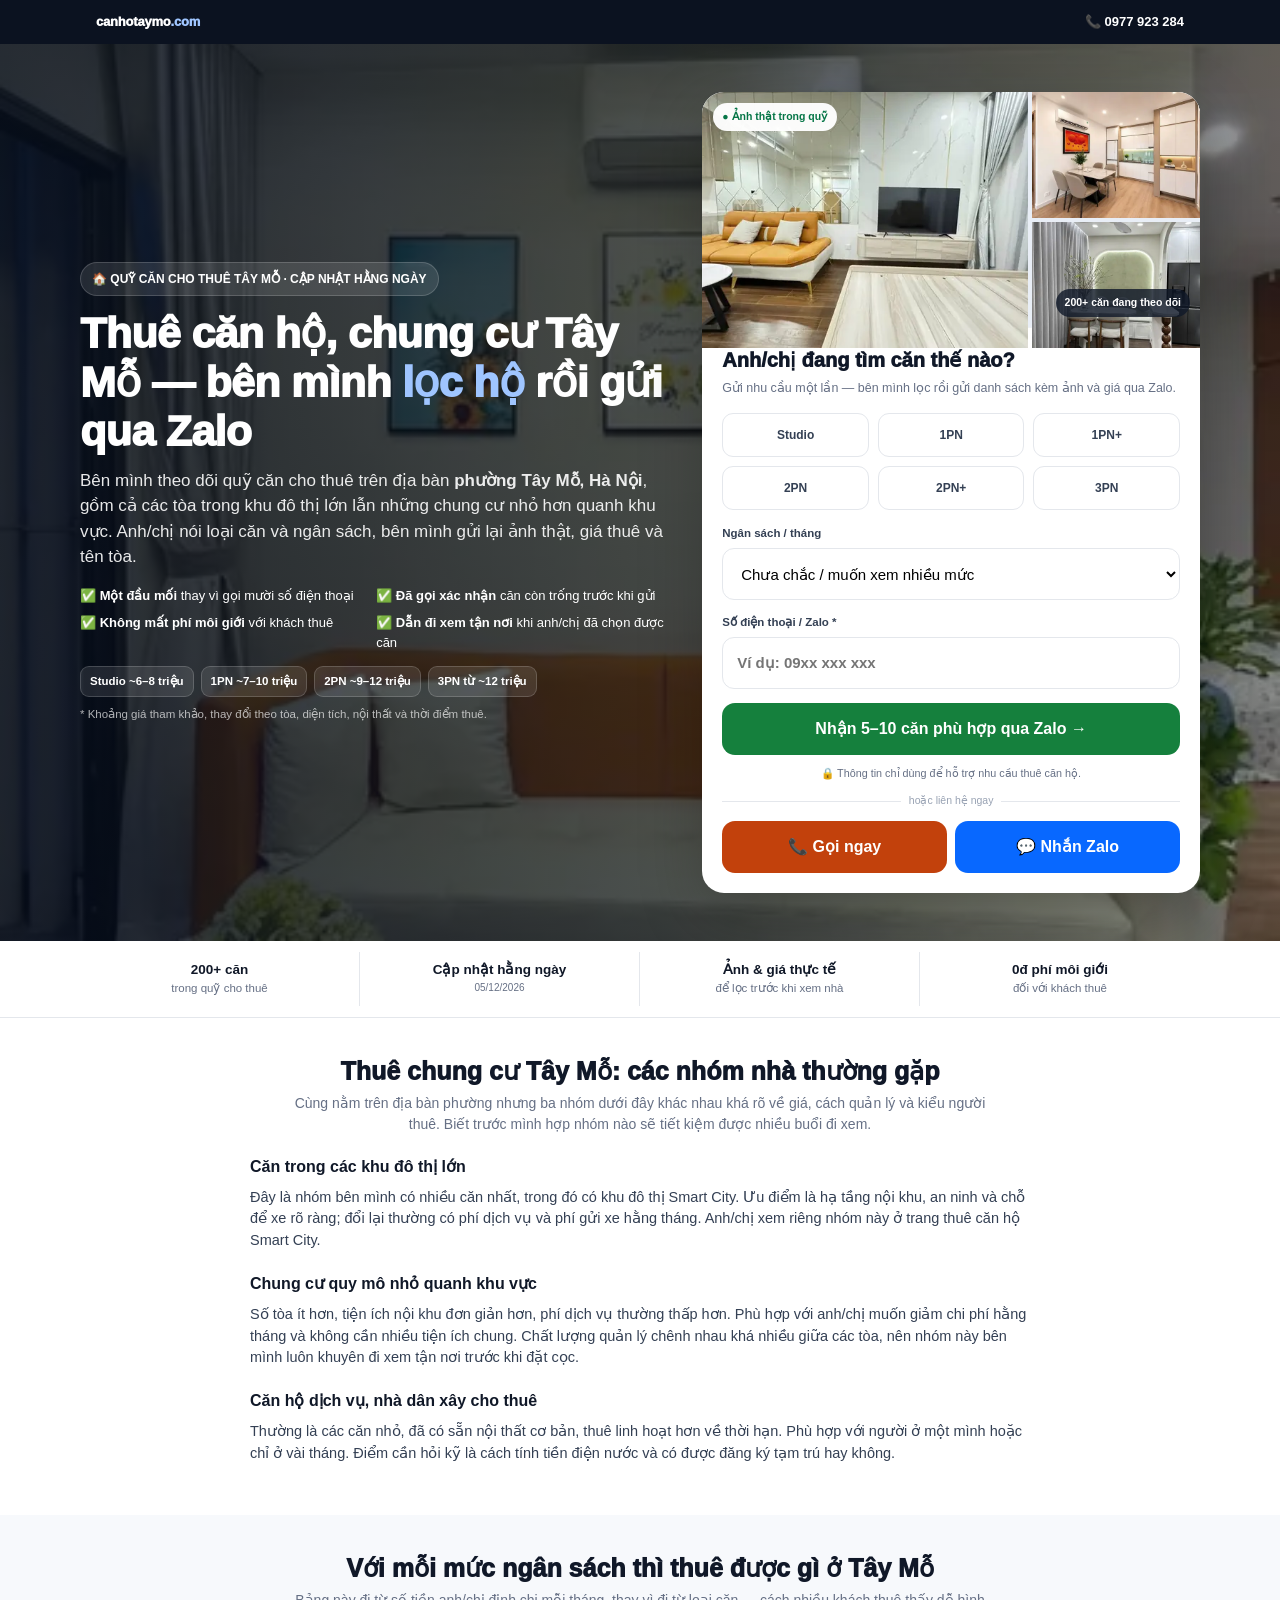
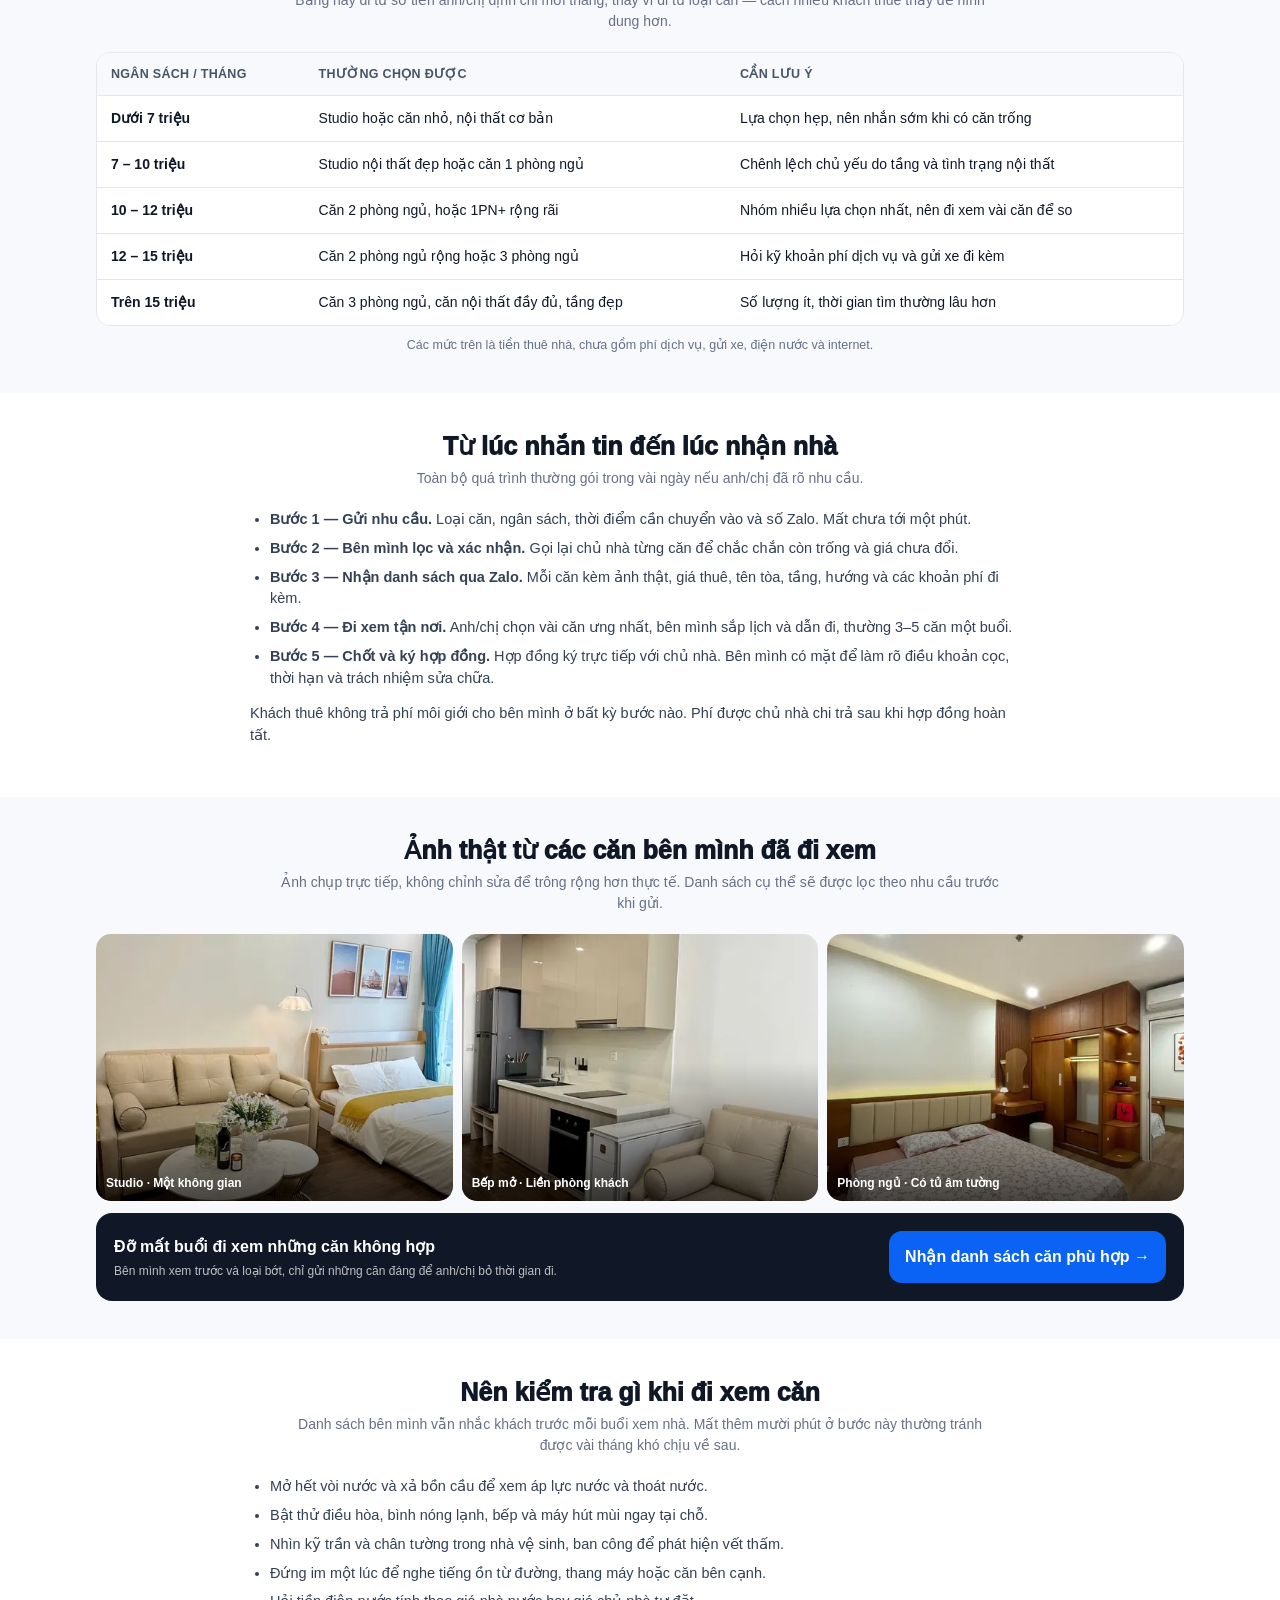
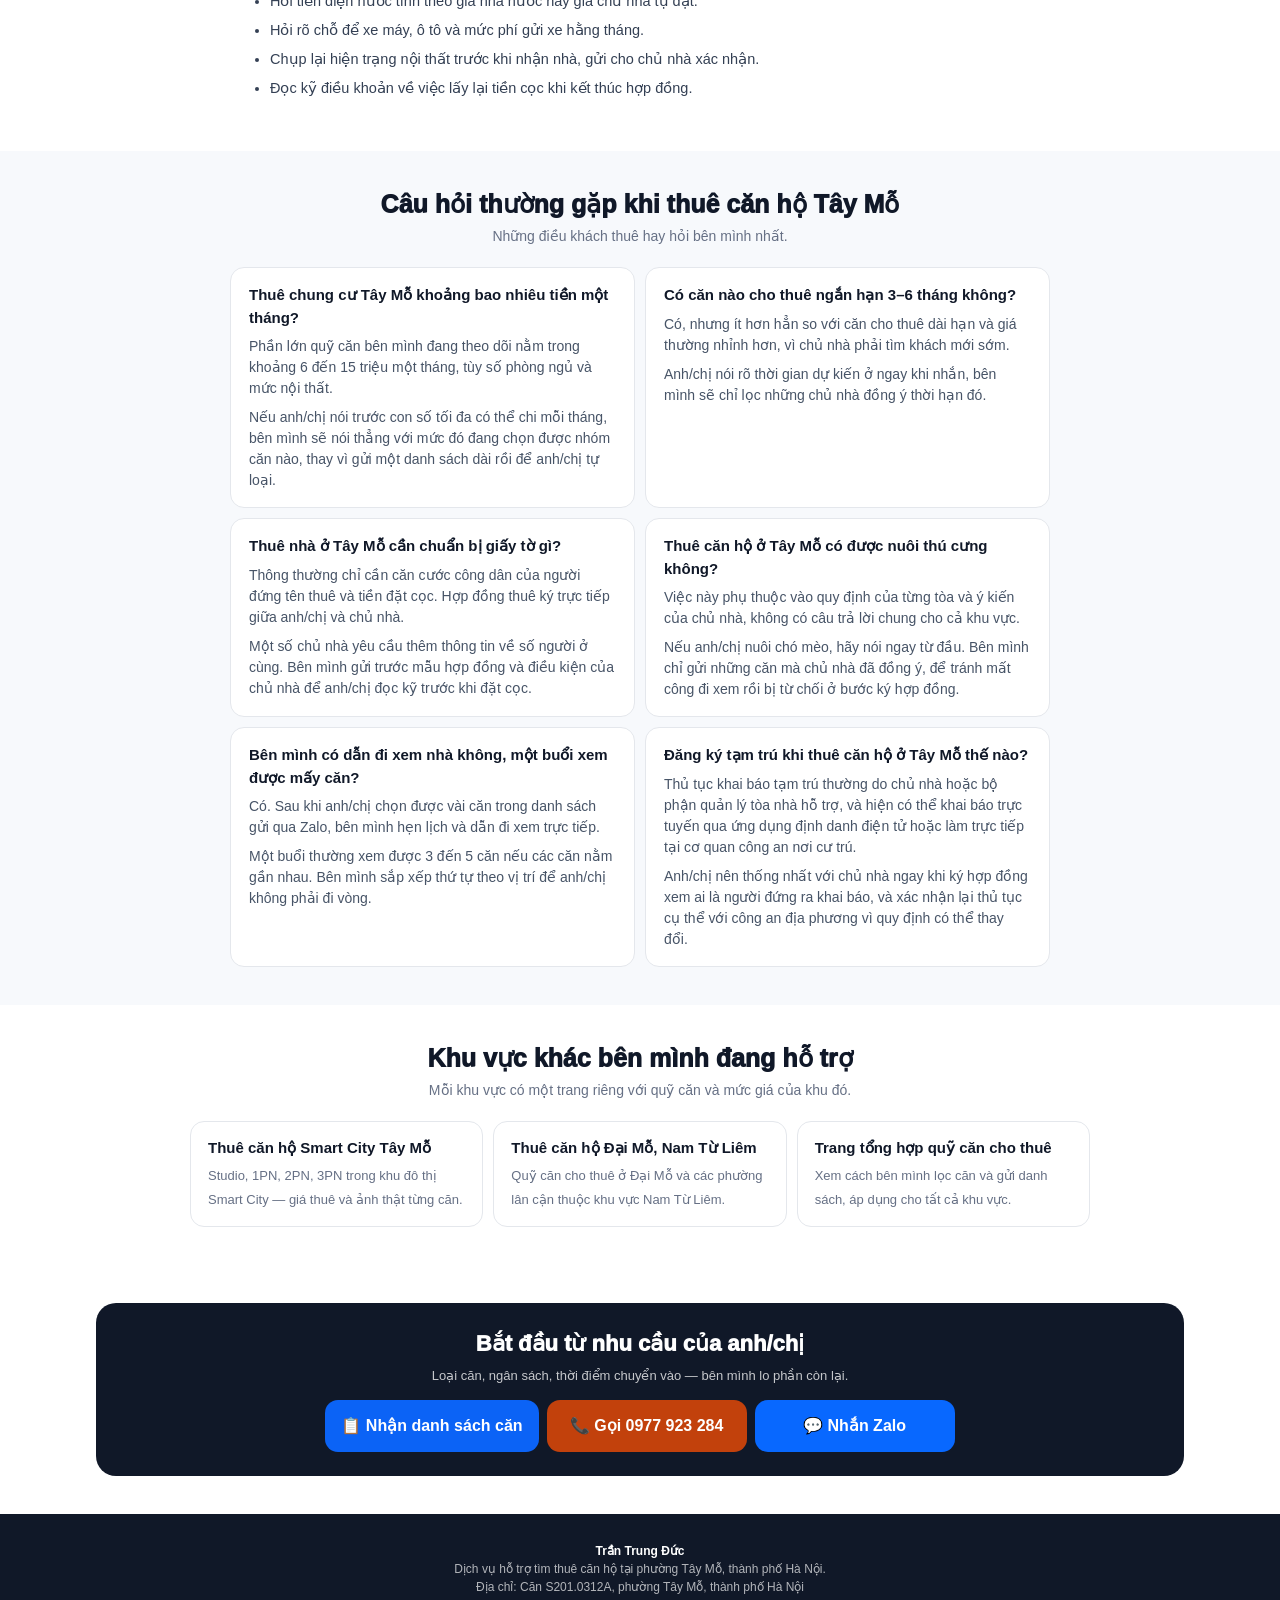
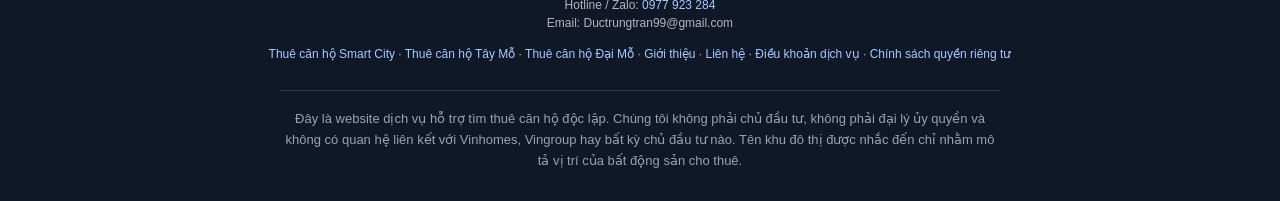
<file: thue-can-ho-tay-mo/index.html>
<!DOCTYPE html>
<html lang="vi">
<head>
<meta charset="UTF-8">
<meta name="viewport" content="width=device-width,initial-scale=1">
<title>Thuê Căn Hộ, Chung Cư Tây Mỗ | Ảnh Thật, Giá Thuê Thật</title>
<meta name="description" content="Quỹ căn hộ, chung cư cho thuê tại phường Tây Mỗ, Hà Nội. Studio, 1PN, 2PN, 3PN kèm ảnh thật và giá thuê thực tế. Không mất phí môi giới, nhận qua Zalo.">
<link rel="canonical" href="https://canhotaymo.com/thue-can-ho-tay-mo/">
<meta property="og:type" content="website">
<meta property="og:locale" content="vi_VN">
<meta property="og:url" content="https://canhotaymo.com/thue-can-ho-tay-mo/">
<meta property="og:title" content="Thuê Căn Hộ, Chung Cư Tây Mỗ | Ảnh Thật, Giá Thuê Thật">
<meta property="og:description" content="Quỹ căn hộ, chung cư cho thuê tại phường Tây Mỗ, Hà Nội. Studio, 1PN, 2PN, 3PN kèm ảnh thật và giá thuê thực tế. Không mất phí môi giới, nhận qua Zalo.">
<meta property="og:image" content="https://canhotaymo.com/img/hero-desktop.jpg">
<meta property="og:image:width" content="1800">
<meta property="og:image:height" content="1013">
<meta name="theme-color" content="#0b1220">
<link rel="icon" href="/favicon.ico" sizes="any">
<link rel="icon" href="/favicon.svg" type="image/svg+xml">
<link rel="apple-touch-icon" href="/apple-touch-icon.png">
<link rel="stylesheet" href="/assets/site.css">
<script type="application/ld+json">
{
  "@context": "https://schema.org",
  "@type": "LocalBusiness",
  "name": "Canhotaymo — Dịch vụ hỗ trợ tìm thuê căn hộ",
  "url": "https://canhotaymo.com/",
  "telephone": "+84977923284",
  "image": "https://canhotaymo.com/img/hero-desktop.jpg",
  "areaServed": "Tây Mỗ, Đại Mỗ, Nam Từ Liêm, Hà Nội",
  "openingHours": "Mo-Su 07:00-21:00",
  "address": {
    "@type": "PostalAddress",
    "streetAddress": "Căn S201.0312A, phường Tây Mỗ",
    "addressLocality": "Tây Mỗ",
    "addressRegion": "Hà Nội",
    "addressCountry": "VN"
  }
}
</script>
<script type="application/ld+json">
{
  "@context": "https://schema.org",
  "@type": "FAQPage",
  "mainEntity": [
    {
      "@type": "Question",
      "name": "Thuê chung cư Tây Mỗ khoảng bao nhiêu tiền một tháng?",
      "acceptedAnswer": {
        "@type": "Answer",
        "text": "Phần lớn quỹ căn bên mình đang theo dõi nằm trong khoảng 6 đến 15 triệu một tháng, tùy số phòng ngủ và mức nội thất. Nếu anh/chị nói trước con số tối đa có thể chi mỗi tháng, bên mình sẽ nói thẳng với mức đó đang chọn được nhóm căn nào, thay vì gửi một danh sách dài rồi để anh/chị tự loại."
      }
    },
    {
      "@type": "Question",
      "name": "Có căn nào cho thuê ngắn hạn 3–6 tháng không?",
      "acceptedAnswer": {
        "@type": "Answer",
        "text": "Có, nhưng ít hơn hẳn so với căn cho thuê dài hạn và giá thường nhỉnh hơn, vì chủ nhà phải tìm khách mới sớm. Anh/chị nói rõ thời gian dự kiến ở ngay khi nhắn, bên mình sẽ chỉ lọc những chủ nhà đồng ý thời hạn đó."
      }
    },
    {
      "@type": "Question",
      "name": "Thuê nhà ở Tây Mỗ cần chuẩn bị giấy tờ gì?",
      "acceptedAnswer": {
        "@type": "Answer",
        "text": "Thông thường chỉ cần căn cước công dân của người đứng tên thuê và tiền đặt cọc. Hợp đồng thuê ký trực tiếp giữa anh/chị và chủ nhà. Một số chủ nhà yêu cầu thêm thông tin về số người ở cùng. Bên mình gửi trước mẫu hợp đồng và điều kiện của chủ nhà để anh/chị đọc kỹ trước khi đặt cọc."
      }
    },
    {
      "@type": "Question",
      "name": "Thuê căn hộ ở Tây Mỗ có được nuôi thú cưng không?",
      "acceptedAnswer": {
        "@type": "Answer",
        "text": "Việc này phụ thuộc vào quy định của từng tòa và ý kiến của chủ nhà, không có câu trả lời chung cho cả khu vực. Nếu anh/chị nuôi chó mèo, hãy nói ngay từ đầu. Bên mình chỉ gửi những căn mà chủ nhà đã đồng ý, để tránh mất công đi xem rồi bị từ chối ở bước ký hợp đồng."
      }
    },
    {
      "@type": "Question",
      "name": "Bên mình có dẫn đi xem nhà không, một buổi xem được mấy căn?",
      "acceptedAnswer": {
        "@type": "Answer",
        "text": "Có. Sau khi anh/chị chọn được vài căn trong danh sách gửi qua Zalo, bên mình hẹn lịch và dẫn đi xem trực tiếp. Một buổi thường xem được 3 đến 5 căn nếu các căn nằm gần nhau. Bên mình sắp xếp thứ tự theo vị trí để anh/chị không phải đi vòng."
      }
    },
    {
      "@type": "Question",
      "name": "Đăng ký tạm trú khi thuê căn hộ ở Tây Mỗ thế nào?",
      "acceptedAnswer": {
        "@type": "Answer",
        "text": "Thủ tục khai báo tạm trú thường do chủ nhà hoặc bộ phận quản lý tòa nhà hỗ trợ, và hiện có thể khai báo trực tuyến qua ứng dụng định danh điện tử hoặc làm trực tiếp tại cơ quan công an nơi cư trú. Anh/chị nên thống nhất với chủ nhà ngay khi ký hợp đồng xem ai là người đứng ra khai báo, và xác nhận lại thủ tục cụ thể với công an địa phương vì quy định có thể thay đổi."
      }
    }
  ]
}
</script>
</head>
<body data-page="tay-mo">
<div class="topbar"><div class="container topbar-in">
<a class="brand" href="/">canhotaymo<span>.com</span></a>
<a class="topbar-tel" href="tel:0977923284">&#128222; 0977 923 284</a>
</div></div>
<header class="hero">
<picture class="hero-bg">
<source media="(max-width:560px)" type="image/webp" srcset="/img/hero-mobile-480.webp 480w, /img/hero-mobile-768.webp 768w, /img/hero-mobile-900.webp 900w" sizes="100vw">
<source type="image/webp" srcset="/img/hero-desktop-768.webp 768w, /img/hero-desktop-1200.webp 1200w, /img/hero-desktop-1800.webp 1800w" sizes="100vw">
<img src="/img/hero-desktop-1200.webp" alt="Căn hộ đầy đủ nội thất cho thuê tại phường Tây Mỗ, Hà Nội" width="1800" height="1013" fetchpriority="high" loading="eager" decoding="async">
</picture>
<div class="container hero-grid">
<div>
<div class="eyebrow">&#127968; QUỸ CĂN CHO THUÊ TÂY MỖ · CẬP NHẬT HẰNG NGÀY</div>
<h1>Thuê căn hộ, chung cư Tây Mỗ — bên mình <span>lọc hộ</span> rồi gửi qua Zalo</h1>
<p class="hero-sub">
Bên mình theo dõi quỹ căn cho thuê trên địa bàn <strong>phường Tây Mỗ, Hà Nội</strong>,
gồm cả các tòa trong khu đô thị lớn lẫn những chung cư nhỏ hơn quanh khu vực.
Anh/chị nói loại căn và ngân sách, bên mình gửi lại ảnh thật, giá thuê và tên tòa.
</p>
<div class="benefits">
<div>✅ <b>Một đầu mối</b> thay vì gọi mười số điện thoại</div>
<div>✅ <b>Đã gọi xác nhận</b> căn còn trống trước khi gửi</div>
<div>✅ <b>Không mất phí môi giới</b> với khách thuê</div>
<div>✅ <b>Dẫn đi xem tận nơi</b> khi anh/chị đã chọn được căn</div>
</div>
<div class="chips"><span>Studio ~6–8 triệu</span><span>1PN ~7–10 triệu</span><span>2PN ~9–12 triệu</span><span>3PN từ ~12 triệu</span></div>
<p class="note">* Khoảng giá tham khảo, thay đổi theo tòa, diện tích, nội thất và thời điểm thuê.</p>
</div>
<div class="card" id="form">
<div class="showcase" aria-label="Ảnh căn hộ thực tế trong quỹ căn">
<div class="main"><img src="/img/can-dep-01-new.webp" srcset="/img/can-dep-01-new-480.webp 480w, /img/can-dep-01-new.webp 900w" sizes="(max-width:680px) 50vw, 340px" alt="Phòng khách căn hộ cho thuê với sofa, kệ tivi và tường ốp đá sáng tại phường Tây Mỗ, Hà Nội" width="900" height="675" loading="eager" fetchpriority="high"></div>
<div><img src="/img/can-dep-02-new.webp" srcset="/img/can-dep-02-new-480.webp 480w, /img/can-dep-02-new.webp 900w" sizes="(max-width:680px) 50vw, 340px" alt="Khu bếp và bàn ăn bốn chỗ trong căn hộ cho thuê đầy đủ nội thất tại phường Tây Mỗ, Hà Nội" width="900" height="675" loading="lazy" decoding="async"></div>
<div><img src="/img/phong-khach-01.webp" srcset="/img/phong-khach-01-480.webp 480w, /img/phong-khach-01.webp 900w" sizes="(max-width:680px) 50vw, 340px" alt="Góc bàn ăn và tủ lạnh trong căn hộ cho thuê tại phường Tây Mỗ, Hà Nội" width="900" height="675" loading="lazy" decoding="async"></div>
<span class="photo-tag">● Ảnh thật trong quỹ</span>
<span class="photo-count">200+ căn đang theo dõi</span>
</div>
<div class="lead">
<h2>Anh/chị đang tìm căn thế nào?</h2>
<p class="desc">Gửi nhu cầu một lần — bên mình lọc rồi gửi danh sách kèm ảnh và giá qua Zalo.</p>
<form data-lead-form novalidate>
<input type="text" name="website" tabindex="-1" autocomplete="off" aria-hidden="true" style="position:absolute;left:-9999px;opacity:0">
<input type="hidden" name="type">
<input type="hidden" name="source" value="Google Ads Landing Page V3">
<input type="hidden" name="form_location" value="hero">
<input type="hidden" name="source_page" value="tay-mo">
<input type="hidden" name="gclid">
<div class="types"><button type="button" class="type" data-type="Studio">Studio</button><button type="button" class="type" data-type="1PN">1PN</button><button type="button" class="type" data-type="1PN+">1PN+</button><button type="button" class="type" data-type="2PN">2PN</button><button type="button" class="type" data-type="2PN+">2PN+</button><button type="button" class="type" data-type="3PN">3PN</button></div>
<div class="group">
<label for="budget-tay-mo">Ngân sách / tháng</label>
<select id="budget-tay-mo" name="budget">
<option value="">Chưa chắc / muốn xem nhiều mức</option>
<option>Dưới 7 triệu</option><option>7-10 triệu</option><option>10-12 triệu</option><option>12-15 triệu</option><option>Trên 15 triệu</option>
</select>
</div>
<div class="group">
<label for="phone-tay-mo">Số điện thoại / Zalo *</label>
<input class="js-phone" type="tel" id="phone-tay-mo" name="phone" inputmode="numeric" autocomplete="tel" placeholder="Ví dụ: 09xx xxx xxx" required>
</div>
<button class="btn btn-green" type="submit" style="width:100%">Nhận 5–10 căn phù hợp qua Zalo →</button>
<p class="micro">&#128274; Thông tin chỉ dùng để hỗ trợ nhu cầu thuê căn hộ.</p>
<div class="or">hoặc liên hệ ngay</div>
<div class="dual">
<a class="btn btn-call" href="tel:0977923284">&#128222; Gọi ngay</a>
<a class="btn btn-zalo" href="https://zalo.me/0977923284" target="_blank" rel="noopener">&#128172; Nhắn Zalo</a>
</div>
<div class="status"></div>
</form>
</div>
</div>
</div>
</header>
<section class="trust"><div class="container trust-grid">
<div class="trust-item"><strong>200+ căn</strong>trong quỹ cho thuê</div>
<div class="trust-item"><strong>Cập nhật hằng ngày</strong><small class="js-today">Hôm nay</small></div>
<div class="trust-item"><strong>Ảnh &amp; giá thực tế</strong>để lọc trước khi xem nhà</div>
<div class="trust-item"><strong>0đ phí môi giới</strong>đối với khách thuê</div>
</div></section>
<main>

<section class="section" id="loai-nha"><div class="container">
<h2 class="title">Thuê chung cư Tây Mỗ: các nhóm nhà thường gặp</h2>
<p class="sub">Cùng nằm trên địa bàn phường nhưng ba nhóm dưới đây khác nhau khá rõ về giá, cách quản lý và kiểu người thuê. Biết trước mình hợp nhóm nào sẽ tiết kiệm được nhiều buổi đi xem.</p>
<div class="prose">
<h3>Căn trong các khu đô thị lớn</h3>
<p>Đây là nhóm bên mình có nhiều căn nhất, trong đó có khu đô thị Smart City. Ưu điểm là hạ tầng nội khu, an ninh và chỗ để xe rõ ràng; đổi lại thường có phí dịch vụ và phí gửi xe hằng tháng. Anh/chị xem riêng nhóm này ở trang <a href="/thue-can-ho-smart-city/">thuê căn hộ Smart City</a>.</p>
<h3>Chung cư quy mô nhỏ quanh khu vực</h3>
<p>Số tòa ít hơn, tiện ích nội khu đơn giản hơn, phí dịch vụ thường thấp hơn. Phù hợp với anh/chị muốn giảm chi phí hằng tháng và không cần nhiều tiện ích chung. Chất lượng quản lý chênh nhau khá nhiều giữa các tòa, nên nhóm này bên mình luôn khuyên đi xem tận nơi trước khi đặt cọc.</p>
<h3>Căn hộ dịch vụ, nhà dân xây cho thuê</h3>
<p>Thường là các căn nhỏ, đã có sẵn nội thất cơ bản, thuê linh hoạt hơn về thời hạn. Phù hợp với người ở một mình hoặc chỉ ở vài tháng. Điểm cần hỏi kỹ là cách tính tiền điện nước và có được đăng ký tạm trú hay không.</p>
</div>
</div></section>

<section class="section alt" id="bang-gia"><div class="container">
<h2 class="title">Với mỗi mức ngân sách thì thuê được gì ở Tây Mỗ</h2>
<p class="sub">Bảng này đi từ số tiền anh/chị định chi mỗi tháng, thay vì đi từ loại căn — cách nhiều khách thuê thấy dễ hình dung hơn.</p>
<div class="table-wrap">
<table class="pricing">
<thead><tr><th>Ngân sách / tháng</th><th>Thường chọn được</th><th>Cần lưu ý</th></tr></thead>
<tbody>
<!-- ⚠️ CHỦ WEBSITE KIỂM CHỨNG LẠI CÁC MỨC GIÁ NÀY THEO QUỸ CĂN THỰC TẾ. -->
<tr><td>Dưới 7 triệu</td><td>Studio hoặc căn nhỏ, nội thất cơ bản</td><td>Lựa chọn hẹp, nên nhắn sớm khi có căn trống</td></tr>
<tr><td>7 – 10 triệu</td><td>Studio nội thất đẹp hoặc căn 1 phòng ngủ</td><td>Chênh lệch chủ yếu do tầng và tình trạng nội thất</td></tr>
<tr><td>10 – 12 triệu</td><td>Căn 2 phòng ngủ, hoặc 1PN+ rộng rãi</td><td>Nhóm nhiều lựa chọn nhất, nên đi xem vài căn để so</td></tr>
<tr><td>12 – 15 triệu</td><td>Căn 2 phòng ngủ rộng hoặc 3 phòng ngủ</td><td>Hỏi kỹ khoản phí dịch vụ và gửi xe đi kèm</td></tr>
<tr><td>Trên 15 triệu</td><td>Căn 3 phòng ngủ, căn nội thất đầy đủ, tầng đẹp</td><td>Số lượng ít, thời gian tìm thường lâu hơn</td></tr>
</tbody>
</table>
</div>
<p class="table-note">Các mức trên là tiền thuê nhà, chưa gồm phí dịch vụ, gửi xe, điện nước và internet.</p>
</div></section>

<section class="section" id="quy-trinh"><div class="container">
<h2 class="title">Từ lúc nhắn tin đến lúc nhận nhà</h2>
<p class="sub">Toàn bộ quá trình thường gói trong vài ngày nếu anh/chị đã rõ nhu cầu.</p>
<div class="prose">
<ul>
<li><b>Bước 1 — Gửi nhu cầu.</b> Loại căn, ngân sách, thời điểm cần chuyển vào và số Zalo. Mất chưa tới một phút.</li>
<li><b>Bước 2 — Bên mình lọc và xác nhận.</b> Gọi lại chủ nhà từng căn để chắc chắn còn trống và giá chưa đổi.</li>
<li><b>Bước 3 — Nhận danh sách qua Zalo.</b> Mỗi căn kèm ảnh thật, giá thuê, tên tòa, tầng, hướng và các khoản phí đi kèm.</li>
<li><b>Bước 4 — Đi xem tận nơi.</b> Anh/chị chọn vài căn ưng nhất, bên mình sắp lịch và dẫn đi, thường 3–5 căn một buổi.</li>
<li><b>Bước 5 — Chốt và ký hợp đồng.</b> Hợp đồng ký trực tiếp với chủ nhà. Bên mình có mặt để làm rõ điều khoản cọc, thời hạn và trách nhiệm sửa chữa.</li>
</ul>
<p>Khách thuê không trả phí môi giới cho bên mình ở bất kỳ bước nào. Phí được chủ nhà chi trả sau khi hợp đồng hoàn tất.</p>
</div>
</div></section>

<section class="section alt" id="anh-thuc-te"><div class="container">
<h2 class="title">Ảnh thật từ các căn bên mình đã đi xem</h2>
<p class="sub">Ảnh chụp trực tiếp, không chỉnh sửa để trông rộng hơn thực tế. Danh sách cụ thể sẽ được lọc theo nhu cầu trước khi gửi.</p>
<div class="gallery"><a href="#form" class="gallery-item track-gallery"><img src="/img/can-1pn-01.webp" srcset="/img/can-1pn-01-480.webp 480w, /img/can-1pn-01.webp 900w" sizes="(max-width:680px) 50vw, 340px" alt="Căn studio cho thuê với giường ngủ và sofa trong cùng một không gian tại phường Tây Mỗ, Hà Nội" width="900" height="675" loading="lazy" decoding="async"><span class="cap">Studio · Một không gian</span></a>
<a href="#form" class="gallery-item track-gallery"><img src="/img/phong-khach-02.webp" srcset="/img/phong-khach-02-480.webp 480w, /img/phong-khach-02.webp 900w" sizes="(max-width:680px) 50vw, 340px" alt="Bếp mở liền phòng khách trong căn hộ cho thuê tại phường Tây Mỗ, Hà Nội" width="900" height="675" loading="lazy" decoding="async"><span class="cap">Bếp mở · Liền phòng khách</span></a>
<a href="#form" class="gallery-item track-gallery"><img src="/img/phong-ngu-01.webp" srcset="/img/phong-ngu-01-480.webp 480w, /img/phong-ngu-01.webp 900w" sizes="(max-width:680px) 50vw, 340px" alt="Phòng ngủ có giường đôi và tủ quần áo gỗ trong căn hộ cho thuê tại phường Tây Mỗ, Hà Nội" width="900" height="675" loading="lazy" decoding="async"><span class="cap">Phòng ngủ · Có tủ âm tường</span></a></div>
<div class="lock">
<div><strong>Đỡ mất buổi đi xem những căn không hợp</strong><p>Bên mình xem trước và loại bớt, chỉ gửi những căn đáng để anh/chị bỏ thời gian đi.</p></div>
<a href="#form" class="btn btn-blue track-lead-cta">Nhận danh sách căn phù hợp →</a>
</div>
</div></section>

<section class="section" id="checklist"><div class="container">
<h2 class="title">Nên kiểm tra gì khi đi xem căn</h2>
<p class="sub">Danh sách bên mình vẫn nhắc khách trước mỗi buổi xem nhà. Mất thêm mười phút ở bước này thường tránh được vài tháng khó chịu về sau.</p>
<div class="prose">
<ul>
<li>Mở hết vòi nước và xả bồn cầu để xem áp lực nước và thoát nước.</li>
<li>Bật thử điều hòa, bình nóng lạnh, bếp và máy hút mùi ngay tại chỗ.</li>
<li>Nhìn kỹ trần và chân tường trong nhà vệ sinh, ban công để phát hiện vết thấm.</li>
<li>Đứng im một lúc để nghe tiếng ồn từ đường, thang máy hoặc căn bên cạnh.</li>
<li>Hỏi tiền điện nước tính theo giá nhà nước hay giá chủ nhà tự đặt.</li>
<li>Hỏi rõ chỗ để xe máy, ô tô và mức phí gửi xe hằng tháng.</li>
<li>Chụp lại hiện trạng nội thất trước khi nhận nhà, gửi cho chủ nhà xác nhận.</li>
<li>Đọc kỹ điều khoản về việc lấy lại tiền cọc khi kết thúc hợp đồng.</li>
</ul>
</div>
</div></section>

<section class="section alt" id="faq"><div class="container">
<h2 class="title">Câu hỏi thường gặp khi thuê căn hộ Tây Mỗ</h2>
<p class="sub">Những điều khách thuê hay hỏi bên mình nhất.</p>
<div class="faq">
<div class="faq-item"><h3>Thuê chung cư Tây Mỗ khoảng bao nhiêu tiền một tháng?</h3>
<p>Phần lớn quỹ căn bên mình đang theo dõi nằm trong khoảng 6 đến 15 triệu một tháng, tùy số phòng ngủ và mức nội thất.</p>
<p>Nếu anh/chị nói trước con số tối đa có thể chi mỗi tháng, bên mình sẽ nói thẳng với mức đó đang chọn được nhóm căn nào, thay vì gửi một danh sách dài rồi để anh/chị tự loại.</p>
</div>
<div class="faq-item"><h3>Có căn nào cho thuê ngắn hạn 3–6 tháng không?</h3>
<p>Có, nhưng ít hơn hẳn so với căn cho thuê dài hạn và giá thường nhỉnh hơn, vì chủ nhà phải tìm khách mới sớm.</p>
<p>Anh/chị nói rõ thời gian dự kiến ở ngay khi nhắn, bên mình sẽ chỉ lọc những chủ nhà đồng ý thời hạn đó.</p>
</div>
<div class="faq-item"><h3>Thuê nhà ở Tây Mỗ cần chuẩn bị giấy tờ gì?</h3>
<p>Thông thường chỉ cần căn cước công dân của người đứng tên thuê và tiền đặt cọc. Hợp đồng thuê ký trực tiếp giữa anh/chị và chủ nhà.</p>
<p>Một số chủ nhà yêu cầu thêm thông tin về số người ở cùng. Bên mình gửi trước mẫu hợp đồng và điều kiện của chủ nhà để anh/chị đọc kỹ trước khi đặt cọc.</p>
</div>
<div class="faq-item"><h3>Thuê căn hộ ở Tây Mỗ có được nuôi thú cưng không?</h3>
<p>Việc này phụ thuộc vào quy định của từng tòa và ý kiến của chủ nhà, không có câu trả lời chung cho cả khu vực.</p>
<p>Nếu anh/chị nuôi chó mèo, hãy nói ngay từ đầu. Bên mình chỉ gửi những căn mà chủ nhà đã đồng ý, để tránh mất công đi xem rồi bị từ chối ở bước ký hợp đồng.</p>
</div>
<div class="faq-item"><h3>Bên mình có dẫn đi xem nhà không, một buổi xem được mấy căn?</h3>
<p>Có. Sau khi anh/chị chọn được vài căn trong danh sách gửi qua Zalo, bên mình hẹn lịch và dẫn đi xem trực tiếp.</p>
<p>Một buổi thường xem được 3 đến 5 căn nếu các căn nằm gần nhau. Bên mình sắp xếp thứ tự theo vị trí để anh/chị không phải đi vòng.</p>
</div>
<div class="faq-item"><h3>Đăng ký tạm trú khi thuê căn hộ ở Tây Mỗ thế nào?</h3>
<p>Thủ tục khai báo tạm trú thường do chủ nhà hoặc bộ phận quản lý tòa nhà hỗ trợ, và hiện có thể khai báo trực tuyến qua ứng dụng định danh điện tử hoặc làm trực tiếp tại cơ quan công an nơi cư trú.</p>
<p>Anh/chị nên thống nhất với chủ nhà ngay khi ký hợp đồng xem ai là người đứng ra khai báo, và xác nhận lại thủ tục cụ thể với công an địa phương vì quy định có thể thay đổi.</p>
</div>
</div>
</div></section>

<section class="section" id="khu-vuc"><div class="container">
<h2 class="title">Khu vực khác bên mình đang hỗ trợ</h2>
<p class="sub">Mỗi khu vực có một trang riêng với quỹ căn và mức giá của khu đó.</p>
<div class="areas"><a href="/thue-can-ho-smart-city/"><strong>Thuê căn hộ Smart City Tây Mỗ</strong><span>Studio, 1PN, 2PN, 3PN trong khu đô thị Smart City — giá thuê và ảnh thật từng căn.</span></a>
<a href="/thue-can-ho-dai-mo-nam-tu-liem/"><strong>Thuê căn hộ Đại Mỗ, Nam Từ Liêm</strong><span>Quỹ căn cho thuê ở Đại Mỗ và các phường lân cận thuộc khu vực Nam Từ Liêm.</span></a>
<a href="/"><strong>Trang tổng hợp quỹ căn cho thuê</strong><span>Xem cách bên mình lọc căn và gửi danh sách, áp dụng cho tất cả khu vực.</span></a></div>
</div></section>
<section class="section"><div class="container"><div class="cta">
<h2>Bắt đầu từ nhu cầu của anh/chị</h2>
<p>Loại căn, ngân sách, thời điểm chuyển vào — bên mình lo phần còn lại.</p>
<div class="cta-actions">
<a href="#form" class="btn btn-blue track-lead-cta">&#128203; Nhận danh sách căn</a>
<a href="tel:0977923284" class="btn btn-call">&#128222; Gọi 0977 923 284</a>
<a href="https://zalo.me/0977923284" target="_blank" rel="noopener" class="btn btn-zalo">&#128172; Nhắn Zalo</a>
</div>
</div></div></section>
</main>
<footer><div class="container">
<p><strong>Trần Trung Đức</strong></p>
<p>Dịch vụ hỗ trợ tìm thuê căn hộ tại phường Tây Mỗ, thành phố Hà Nội.</p>
<p>Địa chỉ: Căn S201.0312A, phường Tây Mỗ, thành phố Hà Nội</p>
<p>Hotline / Zalo: <a href="tel:0977923284">0977 923 284</a></p>
<p>Email: Ductrungtran99@gmail.com</p>
<p class="footer-nav">
<a href="/thue-can-ho-smart-city/">Thuê căn hộ Smart City</a> ·
<a href="/thue-can-ho-tay-mo/">Thuê căn hộ Tây Mỗ</a> ·
<a href="/thue-can-ho-dai-mo-nam-tu-liem/">Thuê căn hộ Đại Mỗ</a> ·
<a href="/gioi-thieu/">Giới thiệu</a> ·
<a href="/lien-he/">Liên hệ</a> ·
<a href="/dieu-khoan-dich-vu/">Điều khoản dịch vụ</a> ·
<a href="/chinh-sach-quyen-rieng-tu.html">Chính sách quyền riêng tư</a>
</p>
<p class="disclaimer">
Đây là website dịch vụ hỗ trợ tìm thuê căn hộ độc lập.
Chúng tôi không phải chủ đầu tư, không phải đại lý ủy quyền
và không có quan hệ liên kết với Vinhomes, Vingroup hay bất kỳ
chủ đầu tư nào. Tên khu đô thị được nhắc đến chỉ nhằm mô tả
vị trí của bất động sản cho thuê.
</p>
</div></footer>
<div class="sticky">
<a href="#form" class="btn btn-blue track-lead-cta">&#128203; Nhận căn</a>
<a href="tel:0977923284" class="btn btn-call">&#128222; Gọi ngay</a>
<a href="https://zalo.me/0977923284" target="_blank" rel="noopener" class="btn btn-zalo">&#128172; Zalo</a>
</div>
<script src="/assets/site.js" defer></script>
</body>
</html>
</file>
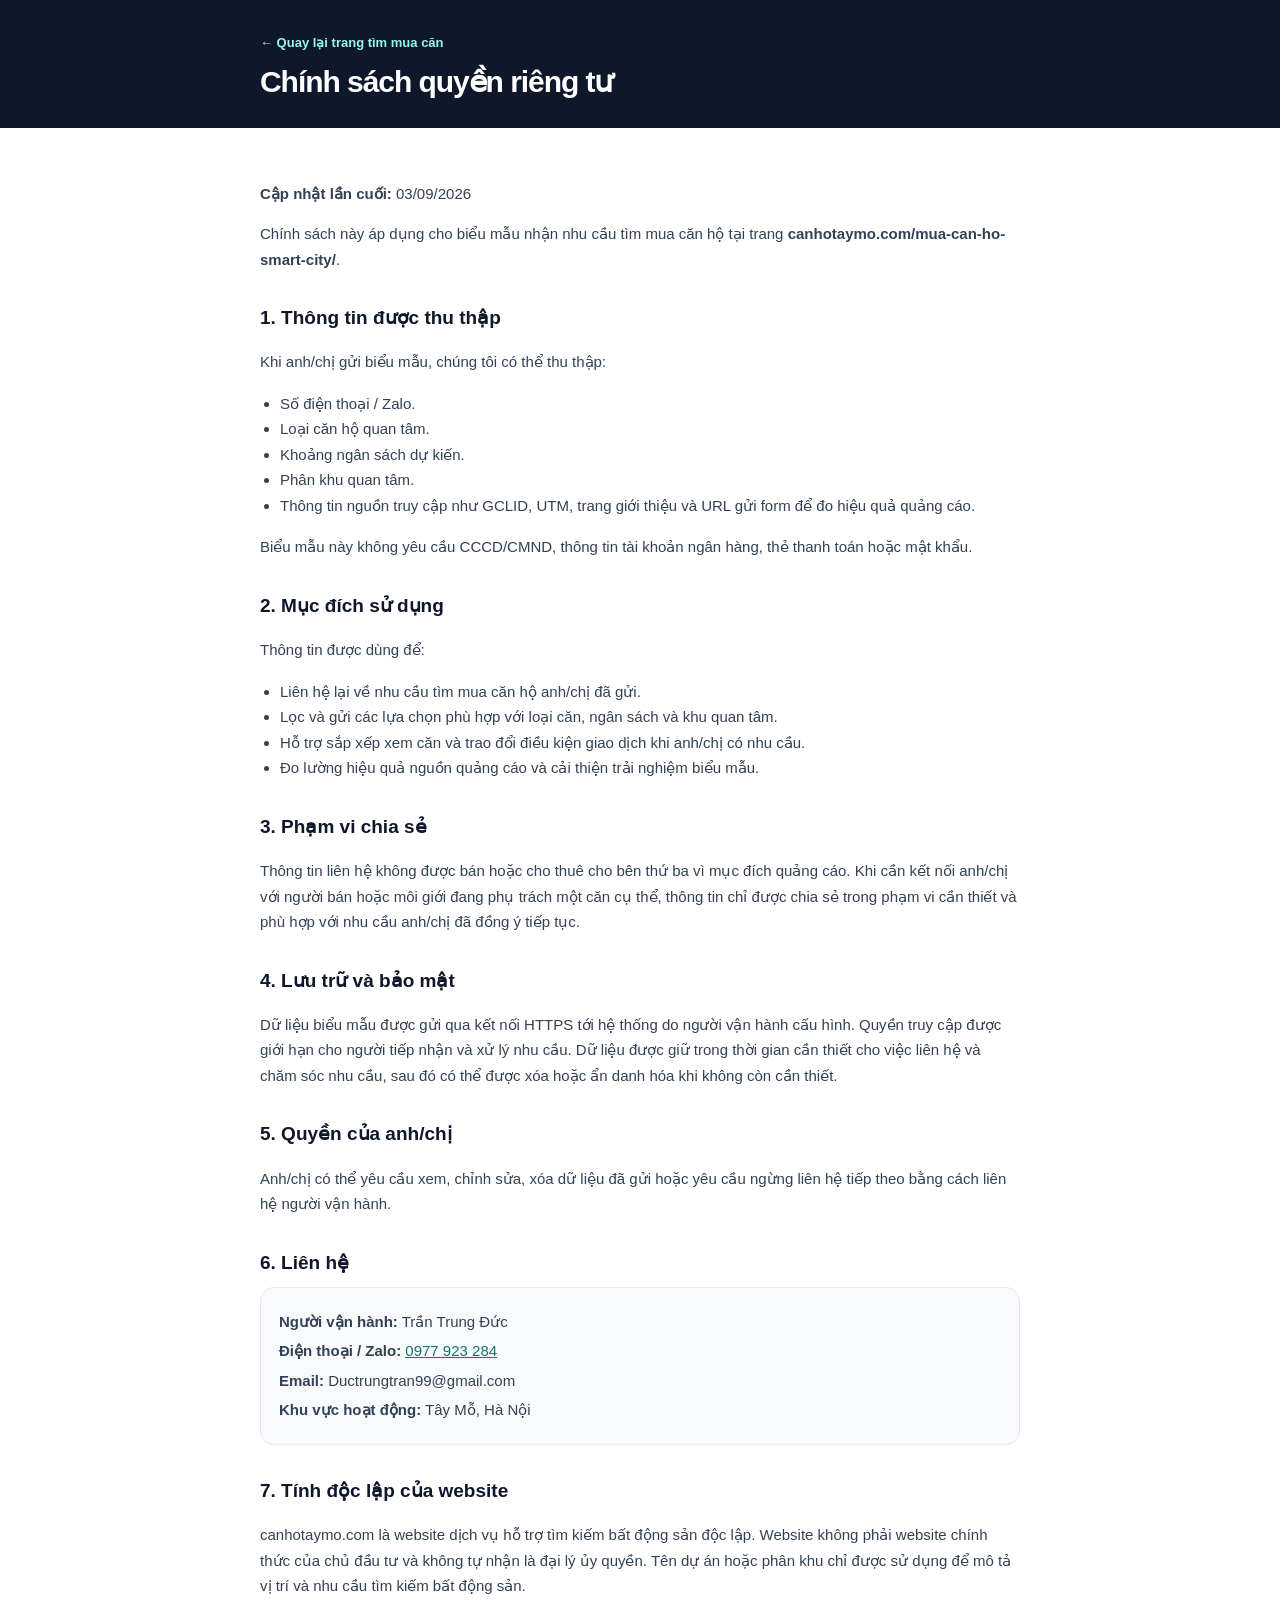
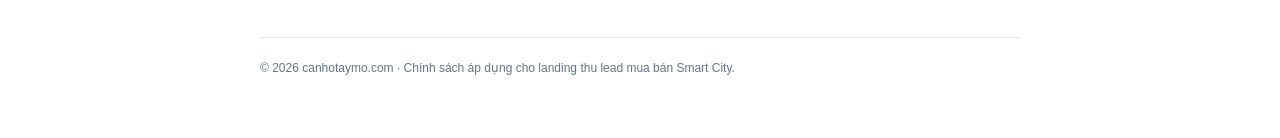
<file: mua-can-ho-smart-city/chinh-sach-quyen-rieng-tu/index.html>
<!DOCTYPE html>
<html lang="vi">
<head>
<meta charset="UTF-8">
<meta name="viewport" content="width=device-width,initial-scale=1">
<title>Chính sách quyền riêng tư | Nhu cầu mua căn Smart City</title>
<meta name="robots" content="noindex,follow">
<meta name="theme-color" content="#0f172a">
<link rel="icon" href="/favicon.ico" sizes="any">
<style>
:root{--ink:#0f172a;--muted:#64748b;--line:#e2e8f0;--accent:#0f766e}*{box-sizing:border-box}body{margin:0;color:var(--ink);font-family:-apple-system,BlinkMacSystemFont,"Segoe UI",Roboto,Arial,sans-serif;line-height:1.7;background:#fff}.container{width:min(760px,calc(100% - 36px));margin:auto}header{background:#0f172a;color:#fff;padding:28px 0}header a{color:#99f6e4;text-decoration:none;font-size:13px;font-weight:800}h1{font-size:30px;line-height:1.15;letter-spacing:-.035em;margin:10px 0 0}main{padding:38px 0 60px}h2{font-size:19px;margin:30px 0 8px}p,li{font-size:15px;color:#334155}ul{padding-left:20px}.box{background:#f8fafc;border:1px solid var(--line);border-radius:14px;padding:17px 18px}.box p{margin:4px 0}a{color:var(--accent)}footer{border-top:1px solid var(--line);margin-top:38px;padding-top:20px;color:var(--muted);font-size:12px}
</style>
</head>
<body>
<header>
  <div class="container">
    <a href="/mua-can-ho-smart-city/">← Quay lại trang tìm mua căn</a>
    <h1>Chính sách quyền riêng tư</h1>
  </div>
</header>
<main class="container">
  <p><strong>Cập nhật lần cuối:</strong> 03/09/2026</p>
  <p>Chính sách này áp dụng cho biểu mẫu nhận nhu cầu tìm mua căn hộ tại trang <strong>canhotaymo.com/mua-can-ho-smart-city/</strong>.</p>

  <h2>1. Thông tin được thu thập</h2>
  <p>Khi anh/chị gửi biểu mẫu, chúng tôi có thể thu thập:</p>
  <ul>
    <li>Số điện thoại / Zalo.</li>
    <li>Loại căn hộ quan tâm.</li>
    <li>Khoảng ngân sách dự kiến.</li>
    <li>Phân khu quan tâm.</li>
    <li>Thông tin nguồn truy cập như GCLID, UTM, trang giới thiệu và URL gửi form để đo hiệu quả quảng cáo.</li>
  </ul>
  <p>Biểu mẫu này không yêu cầu CCCD/CMND, thông tin tài khoản ngân hàng, thẻ thanh toán hoặc mật khẩu.</p>

  <h2>2. Mục đích sử dụng</h2>
  <p>Thông tin được dùng để:</p>
  <ul>
    <li>Liên hệ lại về nhu cầu tìm mua căn hộ anh/chị đã gửi.</li>
    <li>Lọc và gửi các lựa chọn phù hợp với loại căn, ngân sách và khu quan tâm.</li>
    <li>Hỗ trợ sắp xếp xem căn và trao đổi điều kiện giao dịch khi anh/chị có nhu cầu.</li>
    <li>Đo lường hiệu quả nguồn quảng cáo và cải thiện trải nghiệm biểu mẫu.</li>
  </ul>

  <h2>3. Phạm vi chia sẻ</h2>
  <p>Thông tin liên hệ không được bán hoặc cho thuê cho bên thứ ba vì mục đích quảng cáo. Khi cần kết nối anh/chị với người bán hoặc môi giới đang phụ trách một căn cụ thể, thông tin chỉ được chia sẻ trong phạm vi cần thiết và phù hợp với nhu cầu anh/chị đã đồng ý tiếp tục.</p>

  <h2>4. Lưu trữ và bảo mật</h2>
  <p>Dữ liệu biểu mẫu được gửi qua kết nối HTTPS tới hệ thống do người vận hành cấu hình. Quyền truy cập được giới hạn cho người tiếp nhận và xử lý nhu cầu. Dữ liệu được giữ trong thời gian cần thiết cho việc liên hệ và chăm sóc nhu cầu, sau đó có thể được xóa hoặc ẩn danh hóa khi không còn cần thiết.</p>

  <h2>5. Quyền của anh/chị</h2>
  <p>Anh/chị có thể yêu cầu xem, chỉnh sửa, xóa dữ liệu đã gửi hoặc yêu cầu ngừng liên hệ tiếp theo bằng cách liên hệ người vận hành.</p>

  <h2>6. Liên hệ</h2>
  <div class="box">
    <p><strong>Người vận hành:</strong> Trần Trung Đức</p>
    <p><strong>Điện thoại / Zalo:</strong> <a href="tel:0977923284">0977 923 284</a></p>
    <p><strong>Email:</strong> Ductrungtran99@gmail.com</p>
    <p><strong>Khu vực hoạt động:</strong> Tây Mỗ, Hà Nội</p>
  </div>

  <h2>7. Tính độc lập của website</h2>
  <p>canhotaymo.com là website dịch vụ hỗ trợ tìm kiếm bất động sản độc lập. Website không phải website chính thức của chủ đầu tư và không tự nhận là đại lý ủy quyền. Tên dự án hoặc phân khu chỉ được sử dụng để mô tả vị trí và nhu cầu tìm kiếm bất động sản.</p>

  <footer>© 2026 canhotaymo.com · Chính sách áp dụng cho landing thu lead mua bán Smart City.</footer>
</main>
</body>
</html>
</file>
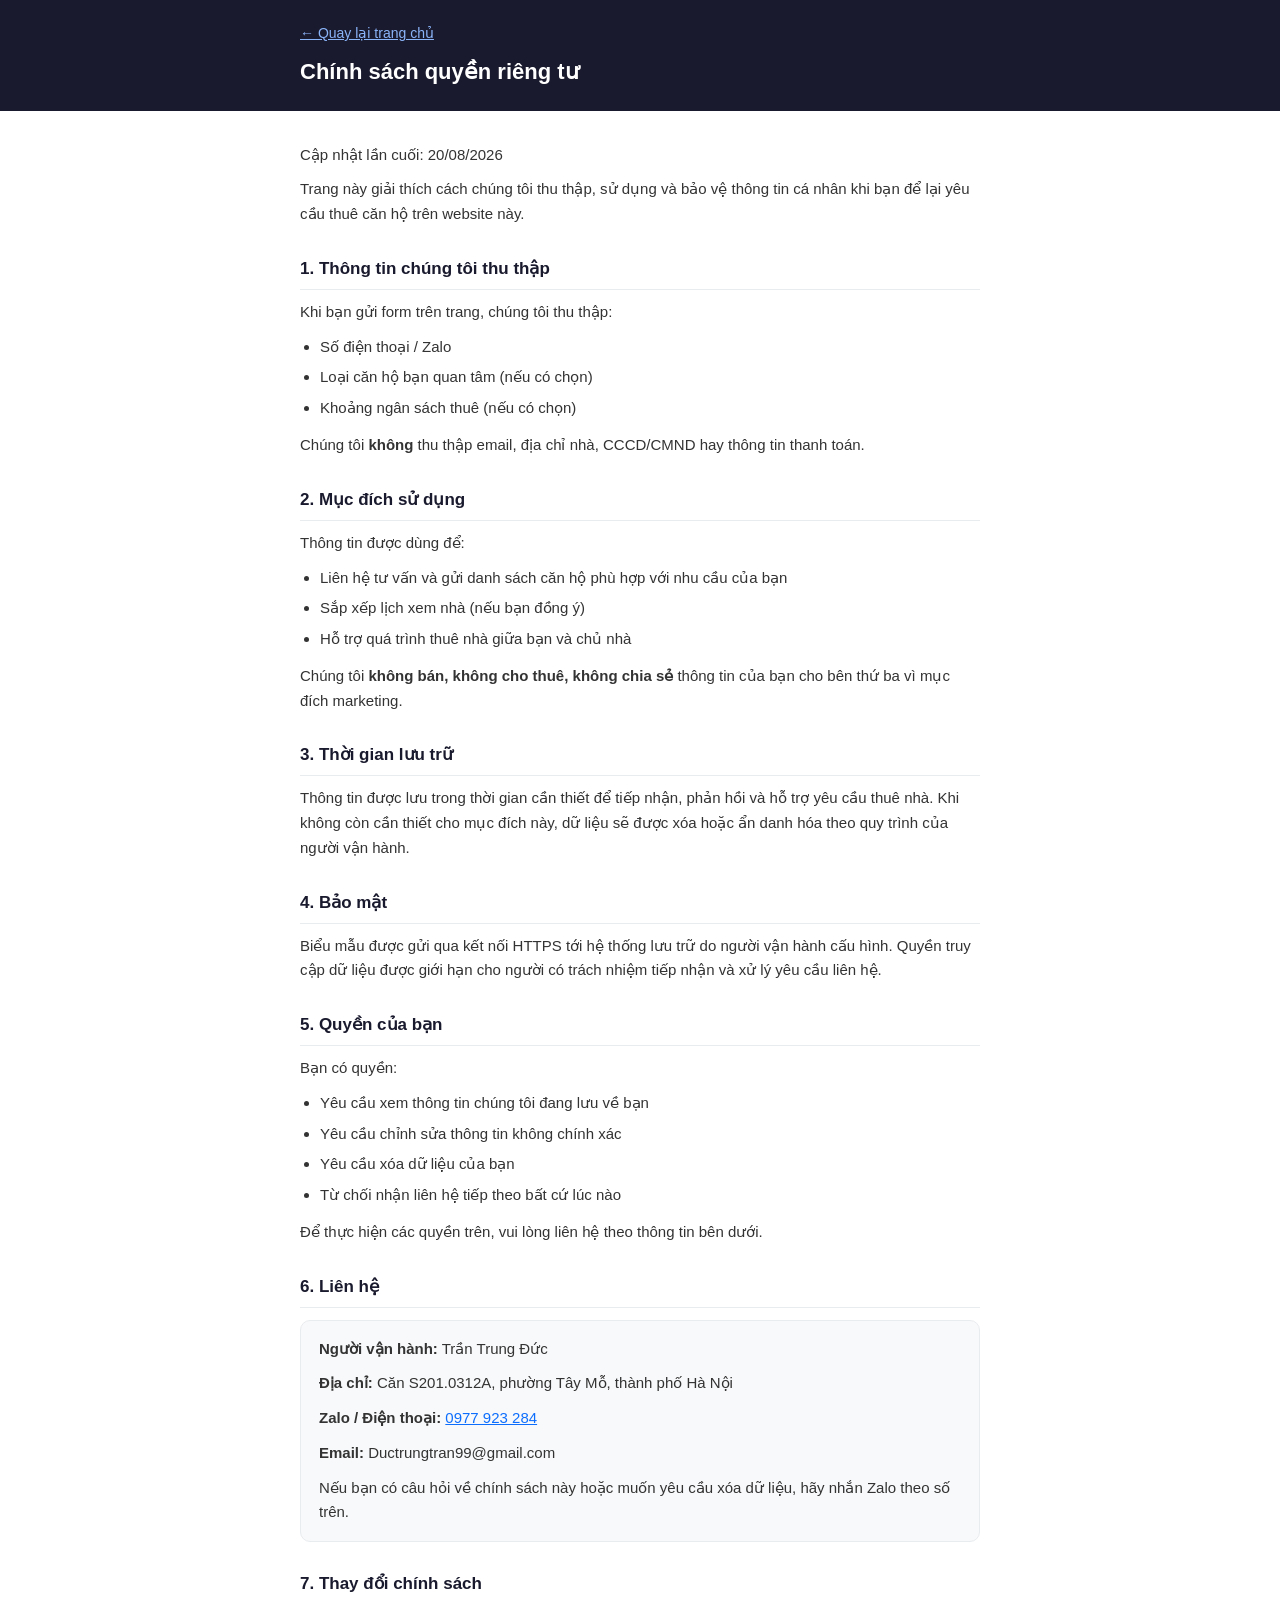
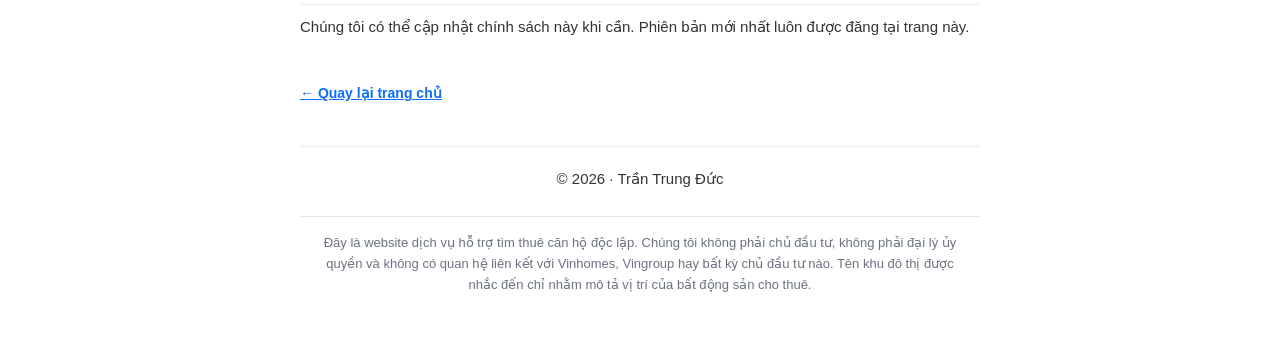
<file: chinh-sach-quyen-rieng-tu.html>
<!DOCTYPE html>
<html lang="vi">
<head>
  <meta charset="UTF-8">
  <meta name="viewport" content="width=device-width, initial-scale=1.0">
  <title>Chính sách quyền riêng tư | Thuê căn hộ Tây Mỗ</title>
  <meta name="description" content="Cách chúng tôi thu thập, sử dụng, lưu trữ và bảo vệ thông tin cá nhân khi anh/chị để lại yêu cầu tìm thuê căn hộ trên website canhotaymo.com và quyền của bạn.">
  <link rel="canonical" href="https://canhotaymo.com/chinh-sach-quyen-rieng-tu.html">
  <link rel="icon" href="/favicon.ico" sizes="any">
  <link rel="icon" href="/favicon.svg" type="image/svg+xml">
  <link rel="apple-touch-icon" href="/apple-touch-icon.png">
  <style>
    :root {
      --dark: #1a1a2e;
      --gray: #6c757d;
      --primary: #0d6efd;
      --border: #e9ecef;
    }
    * { box-sizing: border-box; margin: 0; padding: 0; }
    body {
      font-family: -apple-system, BlinkMacSystemFont, "Segoe UI", Roboto, Arial, sans-serif;
      color: var(--dark);
      line-height: 1.65;
      background: #fff;
      padding: 0 0 60px;
    }
    .container { max-width: 720px; margin: 0 auto; padding: 0 20px; }
    header {
      background: var(--dark);
      color: #fff;
      padding: 20px 0;
      margin-bottom: 32px;
    }
    header a { color: #8ab4f8; font-size: 14px; }
    header h1 { font-size: 22px; margin-top: 8px; }
    h2 {
      font-size: 17px;
      margin: 28px 0 10px;
      padding-bottom: 6px;
      border-bottom: 1px solid var(--border);
    }
    p, li { font-size: 15px; color: #333; margin-bottom: 10px; }
    ul { padding-left: 20px; margin-bottom: 12px; }
    li { margin-bottom: 6px; }
    .contact-box {
      background: #f8f9fa;
      border: 1px solid var(--border);
      border-radius: 10px;
      padding: 16px 18px;
      margin-top: 12px;
    }
    .back { display: inline-block; margin-top: 32px; color: var(--primary); font-weight: 600; font-size: 14px; }
    footer {
      margin-top: 40px;
      padding-top: 20px;
      border-top: 1px solid var(--border);
      font-size: 13px;
      color: var(--gray);
      text-align: center;
    }
  
    .disclaimer{font-size:13px;line-height:1.6;color:#6b7280;max-width:720px;margin:24px auto 0;padding:16px 20px 0;border-top:1px solid #e4e7ec}
  </style>
</head>
<body>
  <header>
    <div class="container">
      <a href="index.html">← Quay lại trang chủ</a>
      <h1>Chính sách quyền riêng tư</h1>
    </div>
  </header>

  <div class="container">
    <p>Cập nhật lần cuối: 20/08/2026</p>
    <p>
      Trang này giải thích cách chúng tôi thu thập, sử dụng và bảo vệ thông tin cá nhân
      khi bạn để lại yêu cầu thuê căn hộ trên website này.
    </p>

    <h2>1. Thông tin chúng tôi thu thập</h2>
    <p>Khi bạn gửi form trên trang, chúng tôi thu thập:</p>
    <ul>
            <li>Số điện thoại / Zalo</li>
      <li>Loại căn hộ bạn quan tâm (nếu có chọn)</li>
      <li>Khoảng ngân sách thuê (nếu có chọn)</li>
    </ul>
    <p>Chúng tôi <strong>không</strong> thu thập email, địa chỉ nhà, CCCD/CMND hay thông tin thanh toán.</p>

    <h2>2. Mục đích sử dụng</h2>
    <p>Thông tin được dùng để:</p>
    <ul>
      <li>Liên hệ tư vấn và gửi danh sách căn hộ phù hợp với nhu cầu của bạn</li>
      <li>Sắp xếp lịch xem nhà (nếu bạn đồng ý)</li>
      <li>Hỗ trợ quá trình thuê nhà giữa bạn và chủ nhà</li>
    </ul>
    <p>Chúng tôi <strong>không bán, không cho thuê, không chia sẻ</strong> thông tin của bạn cho bên thứ ba vì mục đích marketing.</p>

    <h2>3. Thời gian lưu trữ</h2>
    <p>
      Thông tin được lưu trong thời gian cần thiết để tiếp nhận, phản hồi và hỗ trợ yêu cầu thuê nhà. Khi không còn cần thiết cho mục đích này, dữ liệu sẽ được xóa hoặc ẩn danh hóa theo quy trình của người vận hành.
    </p>

    <h2>4. Bảo mật</h2>
    <p>
      Biểu mẫu được gửi qua kết nối HTTPS tới hệ thống lưu trữ do người vận hành cấu hình. Quyền truy cập dữ liệu được giới hạn cho người có trách nhiệm tiếp nhận và xử lý yêu cầu liên hệ.
    </p>

    <h2>5. Quyền của bạn</h2>
    <p>Bạn có quyền:</p>
    <ul>
      <li>Yêu cầu xem thông tin chúng tôi đang lưu về bạn</li>
      <li>Yêu cầu chỉnh sửa thông tin không chính xác</li>
      <li>Yêu cầu xóa dữ liệu của bạn</li>
      <li>Từ chối nhận liên hệ tiếp theo bất cứ lúc nào</li>
    </ul>
    <p>Để thực hiện các quyền trên, vui lòng liên hệ theo thông tin bên dưới.</p>

    <h2>6. Liên hệ</h2>
    <div class="contact-box">
      <p><strong>Người vận hành:</strong> Trần Trung Đức</p>
      <p><strong>Địa chỉ:</strong> Căn S201.0312A, phường Tây Mỗ, thành phố Hà Nội</p>
      <p><strong>Zalo / Điện thoại:</strong> <a href="https://zalo.me/0977923284" style="color:#0d6efd;">0977 923 284</a></p>
      <p><strong>Email:</strong> Ductrungtran99@gmail.com</p>
      <p style="margin-bottom:0;">Nếu bạn có câu hỏi về chính sách này hoặc muốn yêu cầu xóa dữ liệu, hãy nhắn Zalo theo số trên.</p>
    </div>

    <h2>7. Thay đổi chính sách</h2>
    <p>
      Chúng tôi có thể cập nhật chính sách này khi cần.
      Phiên bản mới nhất luôn được đăng tại trang này.
    </p>

    <a class="back" href="index.html">← Quay lại trang chủ</a>

    <footer>
      <p>© 2026 · Trần Trung Đức</p>
        <p class="disclaimer">
      Đây là website dịch vụ hỗ trợ tìm thuê căn hộ độc lập.
      Chúng tôi không phải chủ đầu tư, không phải đại lý ủy quyền
      và không có quan hệ liên kết với Vinhomes, Vingroup hay bất kỳ
      chủ đầu tư nào. Tên khu đô thị được nhắc đến chỉ nhằm mô tả
      vị trí của bất động sản cho thuê.
    </p>
  </footer>
  </div>
</body>
</html>
</file>
<file: assets/site.css>
/* canhotaymo.com — stylesheet dùng chung cho các trang đích
   Sửa 1 lần ở đây là áp dụng cho tất cả các trang. */

:root{
  --blue:#0b63f6;
  --zalo:#0868ff;
  --green:#15803d;
  --call:#c2410c;
  --dark:#101828;
  --muted:#667085;
  --border:#e4e7ec;
  --light:#f7f9fc;
}

*{box-sizing:border-box;margin:0;padding:0}
html{scroll-behavior:smooth}
body{
  font-family:-apple-system,BlinkMacSystemFont,"Segoe UI",Roboto,Arial,sans-serif;
  color:var(--dark);line-height:1.5;background:#fff;-webkit-font-smoothing:antialiased;
}
a{color:inherit;text-decoration:none}
button,input,select{font:inherit}
img{max-width:100%}
.container{width:100%;max-width:1120px;margin:auto;padding:0 16px}

/* ---------- Nút ---------- */
.btn{display:flex;align-items:center;justify-content:center;gap:6px;border:0;border-radius:13px;min-height:52px;padding:12px 16px;font-weight:850;cursor:pointer;text-align:center}
.btn-blue{background:var(--blue);color:#fff}
.btn-zalo{background:var(--zalo);color:#fff}
.btn-green{background:var(--green);color:#fff}
.btn-call{background:var(--call);color:#fff}
.btn-ghost{background:#fff;color:var(--dark);border:1.5px solid var(--border)}

/* ---------- Thanh trên cùng ---------- */
.topbar{background:#0b1220;color:#fff;font-size:13px}
.topbar-in{display:flex;align-items:center;justify-content:space-between;gap:12px;min-height:44px}
.brand{font-weight:950;letter-spacing:-.2px}
.brand span{color:#9fc5ff}
.topbar-tel{font-weight:850;color:#fff;white-space:nowrap}

/* ---------- Hero ---------- */
.hero{position:relative;overflow:hidden;background:#0d1728;color:#fff}
.hero-bg{position:absolute;inset:0;z-index:0}
.hero-bg img{width:100%;height:100%;object-fit:cover;display:block}
.hero:after{content:"";position:absolute;inset:0;z-index:1;background:linear-gradient(90deg,rgba(6,13,27,.87),rgba(6,13,27,.72) 52%,rgba(6,13,27,.42))}
.hero-grid{position:relative;z-index:2;display:grid;grid-template-columns:1fr;gap:24px;padding:30px 0 34px}
.eyebrow{display:inline-block;background:rgba(255,255,255,.11);border:1px solid rgba(255,255,255,.17);border-radius:999px;padding:7px 11px;font-size:12px;font-weight:850;margin-bottom:13px}
.hero h1{font-size:31px;line-height:1.14;letter-spacing:-.7px;font-weight:950;margin-bottom:12px;max-width:680px}
.hero h1 span{color:#9fc5ff}
.hero-sub{font-size:15px;color:rgba(255,255,255,.9);max-width:660px;margin-bottom:16px}
.benefits{display:grid;grid-template-columns:1fr;gap:8px;font-size:13px;margin-bottom:14px}
.chips{display:flex;flex-wrap:wrap;gap:7px}
.chips span{background:rgba(255,255,255,.1);border:1px solid rgba(255,255,255,.17);border-radius:9px;padding:6px 9px;font-size:11.5px;font-weight:800}
.note{font-size:11.5px;color:rgba(255,255,255,.68);margin-top:9px}

/* ---------- Thẻ form ---------- */
.card{background:#fff;color:var(--dark);border-radius:22px;overflow:hidden;box-shadow:0 20px 62px rgba(0,0,0,.28)}
.showcase{height:220px;display:grid;grid-template-columns:1.45fr .75fr;grid-template-rows:1fr 1fr;gap:4px;position:relative;background:#e9eef6}
.showcase .main{grid-row:1/3}
.showcase img{width:100%;height:100%;object-fit:cover;display:block}
.photo-tag,.photo-count{position:absolute;z-index:2;border-radius:999px;font-weight:900}
.photo-tag{left:11px;top:11px;background:rgba(255,255,255,.96);color:#067647;padding:6px 9px;font-size:10.5px}
.photo-count{right:10px;bottom:10px;background:rgba(16,24,40,.8);color:#fff;padding:6px 9px;font-size:10.5px}
.lead{padding:20px;border-top:1px solid #eef1f5}
.lead h2{font-size:20px;line-height:1.25;font-weight:950;margin-bottom:6px}
.desc{font-size:12.5px;color:var(--muted);margin-bottom:15px}
.types{display:grid;grid-template-columns:repeat(3,1fr);gap:9px;margin-bottom:15px}
.type{min-height:44px;border:1.5px solid var(--border);background:#fff;border-radius:11px;font-size:12px;font-weight:850;color:#344054;cursor:pointer}
.type.active{border-color:var(--blue);background:#eef4ff;color:var(--blue)}
.group{margin-bottom:14px}
.group label{display:block;font-size:11.5px;font-weight:850;margin-bottom:6px;color:#344054}
.group input,.group select{width:100%;min-height:52px;border:1.5px solid var(--border);border-radius:12px;padding:13px 14px;font-size:15px;background:#fff}
.group input:focus,.group select:focus{outline:none;border-color:var(--blue);box-shadow:0 0 0 3px rgba(11,99,246,.09)}
.js-phone{font-size:17px;font-weight:800}
.micro{text-align:center;color:var(--muted);font-size:10.8px;margin-top:10px}
.or{display:flex;align-items:center;gap:8px;color:#98a2b3;font-size:10.5px;margin:12px 0}
.or:before,.or:after{content:"";height:1px;background:var(--border);flex:1}
.dual{display:grid;grid-template-columns:1fr 1fr;gap:8px}
.status{display:none;margin-top:10px;padding:10px;border-radius:10px;text-align:center;font-size:12.5px;font-weight:750}

/* ---------- Dải tin cậy ---------- */
.trust{border-bottom:1px solid var(--border)}
.trust-grid{display:grid;grid-template-columns:1fr 1fr;padding:11px 0}
.trust-item{text-align:center;padding:8px 7px;font-size:11.5px;color:var(--muted)}
.trust-item strong{display:block;color:var(--dark);font-size:13.5px;font-weight:900}
.trust-item small{display:block;font-size:10px}

/* ---------- Khối nội dung ---------- */
.section{padding:38px 0}
.alt{background:var(--light)}
.title{text-align:center;font-size:25px;line-height:1.2;font-weight:950;margin-bottom:7px}
.sub{text-align:center;color:var(--muted);font-size:14px;max-width:720px;margin:0 auto 20px}
.prose{max-width:780px;margin:0 auto}
.prose p{font-size:14.5px;color:#344054;margin-bottom:12px}
.prose h3{font-size:16px;font-weight:900;margin:20px 0 8px}
.prose ul{padding-left:20px;margin-bottom:14px}
.prose li{font-size:14.5px;color:#344054;margin-bottom:7px}

/* ---------- Bảng giá ---------- */
.table-wrap{overflow-x:auto;-webkit-overflow-scrolling:touch;border:1px solid var(--border);border-radius:14px}
table.pricing{width:100%;min-width:520px;border-collapse:collapse;background:#fff}
table.pricing th,table.pricing td{padding:12px 14px;text-align:left;font-size:14px;border-bottom:1px solid var(--border)}
table.pricing th{background:var(--light);font-weight:900;font-size:12.5px;text-transform:uppercase;letter-spacing:.3px;color:#475467}
table.pricing tr:last-child td{border-bottom:0}
table.pricing td:first-child{font-weight:850}
.table-note{font-size:12.5px;color:var(--muted);margin-top:10px;text-align:center}

/* ---------- Danh sách tòa / phân khu ---------- */
.toa-list{list-style:none;display:grid;grid-template-columns:1fr;gap:9px;margin-top:14px}
.toa-list a{display:flex;align-items:center;justify-content:space-between;gap:10px;border:1px solid var(--border);border-radius:12px;padding:13px 15px;font-size:14px;font-weight:800;background:#fff}
.toa-list a:after{content:"→";color:var(--blue);font-weight:900}

/* ---------- FAQ ---------- */
.faq{display:grid;grid-template-columns:1fr;gap:10px;max-width:820px;margin:0 auto}
.faq-item{border:1px solid var(--border);border-radius:14px;padding:16px 18px;background:#fff}
.faq-item h3{font-size:15px;font-weight:900;margin-bottom:7px}
.faq-item p{font-size:14px;color:#475467;margin-bottom:8px}
.faq-item p:last-child{margin-bottom:0}

/* ---------- Thư viện ảnh ---------- */
.gallery{display:grid;grid-template-columns:repeat(2,1fr);gap:9px}
.gallery-item{position:relative;border-radius:15px;overflow:hidden;aspect-ratio:4/3;background:#e9eef6}
.gallery-item img{width:100%;height:100%;object-fit:cover;display:block;transition:.2s}
.gallery-item:hover img{transform:scale(1.025)}
.gallery-item:after{content:"";position:absolute;inset:auto 0 0;height:52%;background:linear-gradient(transparent,rgba(0,0,0,.7))}
.cap{position:absolute;left:10px;right:10px;bottom:9px;z-index:2;color:#fff;font-size:12px;font-weight:850}
/* thư viện 2 cột trên mobile: ảnh lẻ cuối cùng trải hết chiều ngang */
@media(max-width:679px){.gallery-item:last-child:nth-child(odd){grid-column:1/-1;aspect-ratio:16/9}}
.lock{margin-top:12px;background:#101828;color:#fff;border-radius:16px;padding:18px;display:flex;gap:14px;align-items:center;justify-content:space-between;flex-direction:column;text-align:center}
.lock strong{font-size:16px}
.lock p{font-size:12px;color:rgba(255,255,255,.72);margin-top:3px}
.lock-actions{display:flex;flex-direction:column;gap:8px;width:100%}

/* ---------- Lý do ---------- */
.why{display:grid;grid-template-columns:1fr;gap:10px}
.why>div{border:1px solid var(--border);border-radius:15px;padding:15px;background:#fff}
.why h3{font-size:14px;font-weight:900;margin:4px 0}
.why p{font-size:12.5px;color:var(--muted)}

/* ---------- Khu vực khác (liên kết nội bộ) ---------- */
.areas{display:grid;grid-template-columns:1fr;gap:10px;max-width:900px;margin:0 auto}
.areas a{border:1px solid var(--border);border-radius:14px;padding:15px 17px;background:#fff;display:block}
.areas strong{display:block;font-size:15px;font-weight:900;margin-bottom:4px}
.areas span{font-size:13px;color:var(--muted)}

/* ---------- CTA ---------- */
.cta{border-radius:20px;background:#101828;color:#fff;padding:24px;text-align:center}
.cta h2{font-size:22px;font-weight:950}
.cta p{font-size:13px;color:rgba(255,255,255,.76);margin:6px 0 14px}
.cta-actions{display:flex;gap:8px;flex-direction:column}

/* ---------- Footer ---------- */
footer{background:#101828;color:rgba(255,255,255,.68);padding:28px 0 94px;text-align:center;font-size:12px}
footer strong{color:#fff}
footer a{color:#a8c8ff}
.footer-nav{margin-top:10px;line-height:2}
.disclaimer{font-size:13px;line-height:1.6;color:#98a2b3;max-width:720px;margin:24px auto 0;padding-top:18px;border-top:1px solid rgba(255,255,255,.12)}

/* ---------- Thanh CTA cố định trên mobile ---------- */
.sticky{
  position:fixed;left:0;right:0;bottom:0;z-index:90;background:#fff;
  border-top:1px solid var(--border);box-shadow:0 -5px 20px rgba(0,0,0,.08);
  padding:7px 10px calc(7px + env(safe-area-inset-bottom));
  display:grid;grid-template-columns:1.25fr 1fr 1fr;gap:7px;transition:.18s;
}
.sticky .btn{min-height:46px;font-size:12.5px;padding:8px 6px;border-radius:11px}
.sticky.sticky-two{grid-template-columns:1fr 1fr}
.sticky.hide{transform:translateY(120%);opacity:0;pointer-events:none}

/* ---------- Responsive ---------- */
@media(min-width:680px){
  .benefits{grid-template-columns:1fr 1fr}
  .gallery{grid-template-columns:repeat(3,1fr)}
  .why{grid-template-columns:repeat(3,1fr)}
  .toa-list{grid-template-columns:1fr 1fr}
  .faq{grid-template-columns:1fr 1fr}
  .areas{grid-template-columns:repeat(3,1fr)}
  .lock{flex-direction:row;text-align:left}
  .lock-actions{width:auto;min-width:270px}
  .lock-actions .btn{min-width:270px}
  .cta-actions{flex-direction:row;justify-content:center}
  .cta-actions .btn{min-width:200px}
}
@media(min-width:860px){
  .hero-grid{grid-template-columns:1.08fr .92fr;align-items:center;gap:38px;padding:48px 0}
  .hero h1{font-size:43px}
  .hero-sub{font-size:17px}
  .showcase{height:235px}
  .trust-grid{grid-template-columns:repeat(4,1fr)}
  .trust-item{border-right:1px solid var(--border)}
  .trust-item:last-child{border:0}
  .sticky{display:none}
  footer{padding-bottom:30px}
}
@media(max-width:560px){
  .hero:after{background:linear-gradient(180deg,rgba(6,13,27,.9),rgba(6,13,27,.78) 55%,rgba(6,13,27,.58))}
  .hero-grid{gap:18px;padding:24px 0 28px}
  .hero h1{font-size:28px}
  .showcase{height:158px}
  .lead{padding:20px 18px 22px}
  .types{gap:8px}
  .type{min-height:46px;font-size:13px}
  .group input,.group select{min-height:54px;font-size:16px}
  .section{padding:32px 0}
  .title{font-size:22px}
}

/* ---------- Trang phụ (cảm ơn, điều khoản) ---------- */
.pagehead{background:#0b1220;color:#fff;padding:26px 0}
.pagehead h1{font-size:26px;font-weight:950;line-height:1.25}
.pagehead p{font-size:13.5px;color:rgba(255,255,255,.72);margin-top:6px;max-width:640px}
.prose h2{font-size:19px;font-weight:900;margin:26px 0 9px}
.prose ol{padding-left:20px;margin-bottom:14px}
.prose ol li{font-size:14.5px;color:#344054;margin-bottom:7px}
.panel{max-width:640px;margin:0 auto;border:1px solid var(--border);border-radius:18px;padding:26px 22px;text-align:center;background:#fff}
.panel h2{font-size:20px;font-weight:950;margin-bottom:8px}
.panel p{font-size:14.5px;color:#475467;margin-bottom:16px}
.panel .cta-actions{margin-top:4px}
body[data-page="cam-on"] footer,
body[data-page="dieu-khoan"] footer{padding-bottom:30px}
</file>
<file: assets/sale.css>
:root{
  --ink:#0f172a;
  --muted:#64748b;
  --line:#e2e8f0;
  --paper:#ffffff;
  --soft:#f8fafc;
  --accent:#0f766e;
  --accent-2:#115e59;
  --gold:#c7953e;
  --shadow:0 24px 70px rgba(15,23,42,.14);
}
*{box-sizing:border-box}
html{scroll-behavior:smooth}
body{
  margin:0;
  color:var(--ink);
  background:#fff;
  font-family:-apple-system,BlinkMacSystemFont,"Segoe UI",Roboto,Arial,sans-serif;
  line-height:1.55;
  -webkit-font-smoothing:antialiased;
}
a{color:inherit;text-decoration:none}
img{max-width:100%;display:block}
button,input,select{font:inherit}
button{cursor:pointer}
.container{width:min(1160px,calc(100% - 40px));margin:0 auto}

.topbar{
  position:relative;
  z-index:20;
  background:#0b1325;
  color:#fff;
  border-bottom:1px solid rgba(255,255,255,.09);
}
.topbar-in{height:68px;display:flex;align-items:center;justify-content:space-between;gap:20px}
.brand{font-weight:900;letter-spacing:-.04em;font-size:24px}
.brand span{color:#5eead4}
.top-cta{
  border:1px solid rgba(255,255,255,.25);
  border-radius:999px;
  padding:10px 16px;
  font-weight:800;
  font-size:14px;
}
.top-cta:hover{background:#fff;color:#0b1325}

.hero{
  position:relative;
  overflow:hidden;
  min-height:720px;
  color:#fff;
  background:#0b1325;
}
.hero-bg{position:absolute;inset:0}
.hero-bg img{width:100%;height:100%;object-fit:cover}
.hero-shade{
  position:absolute;inset:0;
  background:
    linear-gradient(90deg,rgba(7,15,30,.92) 0%,rgba(7,15,30,.78) 48%,rgba(7,15,30,.46) 100%),
    linear-gradient(0deg,rgba(7,15,30,.72),rgba(7,15,30,.05));
}
.hero-grid{
  position:relative;
  z-index:2;
  display:grid;
  grid-template-columns:minmax(0,1.05fr) minmax(380px,.8fr);
  gap:54px;
  align-items:center;
  padding:64px 0 72px;
}
.hero-copy{padding-right:12px}
.eyebrow{
  display:inline-flex;
  align-items:center;
  gap:8px;
  color:#ccfbf1;
  font-size:12px;
  font-weight:900;
  letter-spacing:.14em;
  border:1px solid rgba(94,234,212,.34);
  background:rgba(15,118,110,.19);
  border-radius:999px;
  padding:9px 12px;
}
h1{
  margin:20px 0 16px;
  font-size:clamp(42px,5.5vw,72px);
  line-height:.98;
  letter-spacing:-.055em;
  max-width:780px;
}
h1 span{color:#99f6e4}
.hero-sub{
  max-width:720px;
  font-size:19px;
  color:#e2e8f0;
  line-height:1.68;
  margin:0 0 26px;
}
.hero-points{display:grid;gap:10px;margin:26px 0}
.hero-points div{
  display:flex;align-items:center;gap:12px;
  font-size:15px;color:#f8fafc
}
.hero-points b{
  min-width:36px;height:36px;border-radius:50%;
  display:grid;place-items:center;
  color:#0b1325;background:#99f6e4;
  font-size:12px
}
.independent-note{
  max-width:640px;
  color:#cbd5e1;
  font-size:12px;
  margin-top:26px;
}

.lead-card{
  background:rgba(255,255,255,.98);
  color:var(--ink);
  border-radius:26px;
  box-shadow:var(--shadow);
  overflow:hidden;
  border:1px solid rgba(255,255,255,.5);
}
.form-head{padding:24px 26px 14px}
.step-badge{
  display:inline-block;
  color:var(--accent);
  background:#ecfdf5;
  border:1px solid #a7f3d0;
  font-size:11px;
  font-weight:900;
  letter-spacing:.11em;
  border-radius:999px;
  padding:7px 10px;
}
.form-head h2{
  margin:12px 0 4px;
  font-size:25px;
  line-height:1.15;
  letter-spacing:-.03em;
}
.form-head p{margin:0;color:var(--muted);font-size:14px}
form{padding:10px 26px 22px}
.hp{position:absolute!important;left:-9999px!important;opacity:0!important}
fieldset{border:0;padding:0;margin:0 0 15px}
legend,label{
  display:block;
  font-weight:800;
  font-size:13px;
  margin:0 0 8px;
}
label span{color:#dc2626}
.types{
  display:grid;
  grid-template-columns:repeat(3,1fr);
  gap:8px;
}
.type{
  min-height:42px;
  border:1px solid var(--line);
  background:#fff;
  border-radius:11px;
  font-weight:800;
  color:#334155;
}
.type:hover,.type.active{
  border-color:var(--accent);
  color:var(--accent-2);
  background:#f0fdfa;
  box-shadow:inset 0 0 0 1px var(--accent);
}
.field-grid{display:grid;grid-template-columns:1fr 1fr;gap:10px}
.group{margin-bottom:14px}
select,input[type="tel"]{
  width:100%;
  min-height:48px;
  border:1px solid #cbd5e1;
  border-radius:12px;
  background:#fff;
  color:var(--ink);
  padding:0 13px;
  outline:none;
}
select:focus,input[type="tel"]:focus{
  border-color:var(--accent);
  box-shadow:0 0 0 3px rgba(15,118,110,.12);
}
.submit-btn{
  width:100%;
  border:0;
  border-radius:13px;
  min-height:52px;
  background:var(--accent);
  color:#fff;
  font-weight:900;
  box-shadow:0 10px 24px rgba(15,118,110,.25);
}
.submit-btn:hover{background:var(--accent-2)}
.submit-btn:disabled{opacity:.7;cursor:wait}
.micro{
  text-align:center;
  color:#64748b;
  font-size:11px;
  line-height:1.55;
  margin:10px 0 0;
}
.micro a{text-decoration:underline}
.status{
  display:none;
  border-radius:10px;
  padding:10px 12px;
  font-size:13px;
  margin-top:10px;
}
.direct{
  border-top:1px solid var(--line);
  background:#f8fafc;
  display:flex;
  gap:12px;
  align-items:center;
  justify-content:center;
  padding:14px 18px;
  font-size:13px;
}
.direct span{color:var(--muted)}
.direct a{font-weight:900;color:var(--accent-2)}
.direct a:hover{text-decoration:underline}

.trust-strip{background:#fff;border-bottom:1px solid var(--line)}
.trust-grid{display:grid;grid-template-columns:repeat(4,1fr)}
.trust-grid>div{
  padding:22px 18px;
  border-right:1px solid var(--line);
}
.trust-grid>div:first-child{padding-left:0}
.trust-grid>div:last-child{border-right:0}
.trust-grid strong{display:block;font-size:14px;margin-bottom:3px}
.trust-grid span{display:block;color:var(--muted);font-size:12px}

.section{padding:82px 0}
.section.soft{background:var(--soft)}
.section-kicker{
  display:inline-block;
  color:var(--accent);
  font-weight:900;
  letter-spacing:.13em;
  font-size:11px;
  margin-bottom:10px;
}
.section h2{
  font-size:clamp(32px,4vw,48px);
  line-height:1.06;
  letter-spacing:-.045em;
  margin:0 0 15px;
}
.section-intro{
  color:#475569;
  font-size:17px;
  line-height:1.75;
  margin:0;
}
.section-intro.narrow{max-width:760px}
.two-col,.safety-grid{
  display:grid;
  grid-template-columns:.9fr 1.1fr;
  gap:72px;
  align-items:start;
}
.process{display:grid;gap:12px}
.process article{
  display:flex;
  gap:16px;
  padding:17px 18px;
  border:1px solid var(--line);
  border-radius:16px;
  background:#fff;
}
.process article>b{
  width:38px;height:38px;flex:0 0 38px;
  border-radius:12px;
  display:grid;place-items:center;
  background:#ecfdf5;color:var(--accent-2)
}
.process h3{font-size:16px;margin:0 0 4px}
.process p{margin:0;color:var(--muted);font-size:14px}

.area-cards{
  margin-top:34px;
  display:grid;
  grid-template-columns:repeat(3,1fr);
  gap:14px;
}
.area-cards article{
  position:relative;
  min-height:188px;
  padding:22px;
  border-radius:18px;
  background:#fff;
  border:1px solid var(--line);
}
.area-cards article span{
  display:inline-grid;
  place-items:center;
  min-width:38px;height:30px;
  border-radius:999px;
  padding:0 10px;
  background:#f1f5f9;
  color:#475569;
  font-size:11px;
  font-weight:900;
}
.area-cards h3{margin:28px 0 8px;font-size:19px}
.area-cards p{margin:0;color:var(--muted);font-size:14px}
.area-cards .compare-card{background:#0f172a;color:#fff;border-color:#0f172a}
.area-cards .compare-card span{background:#134e4a;color:#99f6e4}
.area-cards .compare-card p{color:#cbd5e1}
.center-cta{text-align:center;margin-top:28px}
.button-primary,.button-light{
  display:inline-flex;
  align-items:center;
  justify-content:center;
  min-height:50px;
  border-radius:12px;
  padding:0 20px;
  font-weight:900;
}
.button-primary{background:var(--accent);color:#fff}
.button-primary:hover{background:var(--accent-2)}
.button-light{background:#fff;color:#0f172a}

.check-list{
  background:#0f172a;
  color:#fff;
  border-radius:22px;
  padding:22px;
}
.check-list div{
  display:flex;
  gap:13px;
  align-items:flex-start;
  padding:15px 8px;
  border-bottom:1px solid rgba(255,255,255,.1);
}
.check-list div:last-child{border-bottom:0}
.check-list i{
  width:28px;height:28px;flex:0 0 28px;
  display:grid;place-items:center;
  border-radius:50%;
  background:#134e4a;color:#99f6e4;
  font-style:normal;font-weight:900
}
.check-list span{color:#e2e8f0;font-size:14px}

.faq-wrap{max-width:860px}
.faq-wrap details{
  border-top:1px solid var(--line);
  padding:0;
}
.faq-wrap details:last-child{border-bottom:1px solid var(--line)}
.faq-wrap summary{
  cursor:pointer;
  list-style:none;
  padding:20px 34px 20px 0;
  font-weight:850;
  position:relative;
}
.faq-wrap summary::-webkit-details-marker{display:none}
.faq-wrap summary:after{
  content:"+";
  position:absolute;right:4px;top:16px;
  font-size:23px;color:var(--accent)
}
.faq-wrap details[open] summary:after{content:"–"}
.faq-wrap details p{
  margin:-4px 0 22px;
  color:var(--muted);
  line-height:1.7;
  max-width:760px;
}

.final-cta{padding:0 0 82px}
.final-box{
  background:linear-gradient(135deg,#0f172a,#134e4a);
  color:#fff;
  border-radius:26px;
  padding:42px 46px;
  display:flex;
  justify-content:space-between;
  align-items:center;
  gap:28px;
}
.final-box span{font-size:11px;font-weight:900;letter-spacing:.12em;color:#99f6e4}
.final-box h2{
  font-size:clamp(26px,4vw,40px);
  line-height:1.08;
  margin:8px 0 0;
  letter-spacing:-.035em;
  max-width:720px;
}

footer{
  background:#0b1325;
  color:#cbd5e1;
  padding:54px 0 92px;
}
.footer-grid{
  display:grid;
  grid-template-columns:1.4fr 1fr 1fr;
  gap:48px;
}
.footer-brand{color:#fff;display:inline-block;margin-bottom:14px}
.footer-grid strong{color:#fff}
.footer-grid p{font-size:13px;line-height:1.7;margin:7px 0}
.footer-grid a:hover{color:#fff;text-decoration:underline}
.disclaimer{
  border-top:1px solid rgba(255,255,255,.1);
  margin-top:34px;
  padding-top:24px;
}
.disclaimer p{max-width:900px;font-size:12px;color:#94a3b8;line-height:1.7}

.sticky-sale{display:none}

@media(max-width:980px){
  .hero-grid{grid-template-columns:1fr;gap:34px;padding:48px 0 62px}
  .hero-copy{max-width:780px}
  .lead-card{max-width:640px;width:100%}
  .trust-grid{grid-template-columns:1fr 1fr}
  .trust-grid>div{border-bottom:1px solid var(--line)}
  .trust-grid>div:nth-child(2){border-right:0}
  .two-col,.safety-grid{grid-template-columns:1fr;gap:34px}
  .area-cards{grid-template-columns:1fr 1fr}
}
@media(max-width:680px){
  .container{width:min(100% - 28px,1160px)}
  .topbar-in{height:60px}
  .brand{font-size:21px}
  .top-cta{font-size:12px;padding:8px 12px}
  .hero{min-height:0}
  .hero-shade{
    background:
      linear-gradient(180deg,rgba(7,15,30,.7),rgba(7,15,30,.93) 45%,#0b1325 75%),
      linear-gradient(0deg,rgba(7,15,30,.8),rgba(7,15,30,.1));
  }
  .hero-grid{padding:44px 0 42px}
  h1{font-size:46px}
  .hero-sub{font-size:16px}
  .hero-points{margin:20px 0}
  .hero-points div{font-size:13px}
  .lead-card{border-radius:20px}
  .form-head{padding:20px 18px 12px}
  form{padding:8px 18px 18px}
  .field-grid{grid-template-columns:1fr}
  .types{grid-template-columns:repeat(3,1fr)}
  .direct{flex-wrap:wrap}
  .trust-grid{grid-template-columns:1fr 1fr}
  .trust-grid>div{padding:16px 10px}
  .trust-grid>div:first-child{padding-left:10px}
  .section{padding:60px 0}
  .section h2{font-size:34px}
  .section-intro{font-size:15px}
  .area-cards{grid-template-columns:1fr}
  .area-cards article{min-height:150px}
  .final-cta{padding-bottom:60px}
  .final-box{padding:28px 22px;display:block}
  .final-box .button-light{margin-top:22px}
  .footer-grid{grid-template-columns:1fr;gap:24px}
  footer{padding-bottom:110px}
  .sticky-sale{
    position:fixed;
    z-index:40;
    left:0;right:0;bottom:0;
    display:grid;
    grid-template-columns:.8fr 1.2fr;
    gap:8px;
    padding:10px 12px calc(10px + env(safe-area-inset-bottom));
    background:rgba(255,255,255,.96);
    border-top:1px solid var(--line);
    box-shadow:0 -8px 28px rgba(15,23,42,.12);
    backdrop-filter:blur(12px);
    transition:transform .2s ease,opacity .2s ease;
  }
  .sticky-sale.hide{transform:translateY(120%);opacity:0}
  .sticky-sale a{
    min-height:46px;
    border-radius:12px;
    display:flex;
    align-items:center;
    justify-content:center;
    font-size:13px;
    font-weight:900;
  }
  .sticky-call{background:#f1f5f9;color:#0f172a}
  .sticky-form{background:var(--accent);color:#fff}
}
@media(max-width:420px){
  h1{font-size:40px}
  .eyebrow{font-size:10px}
  .types{grid-template-columns:repeat(3,1fr)}
  .type{font-size:12px}
  .trust-grid{grid-template-columns:1fr}
  .trust-grid>div{border-right:0}
}
</file>
